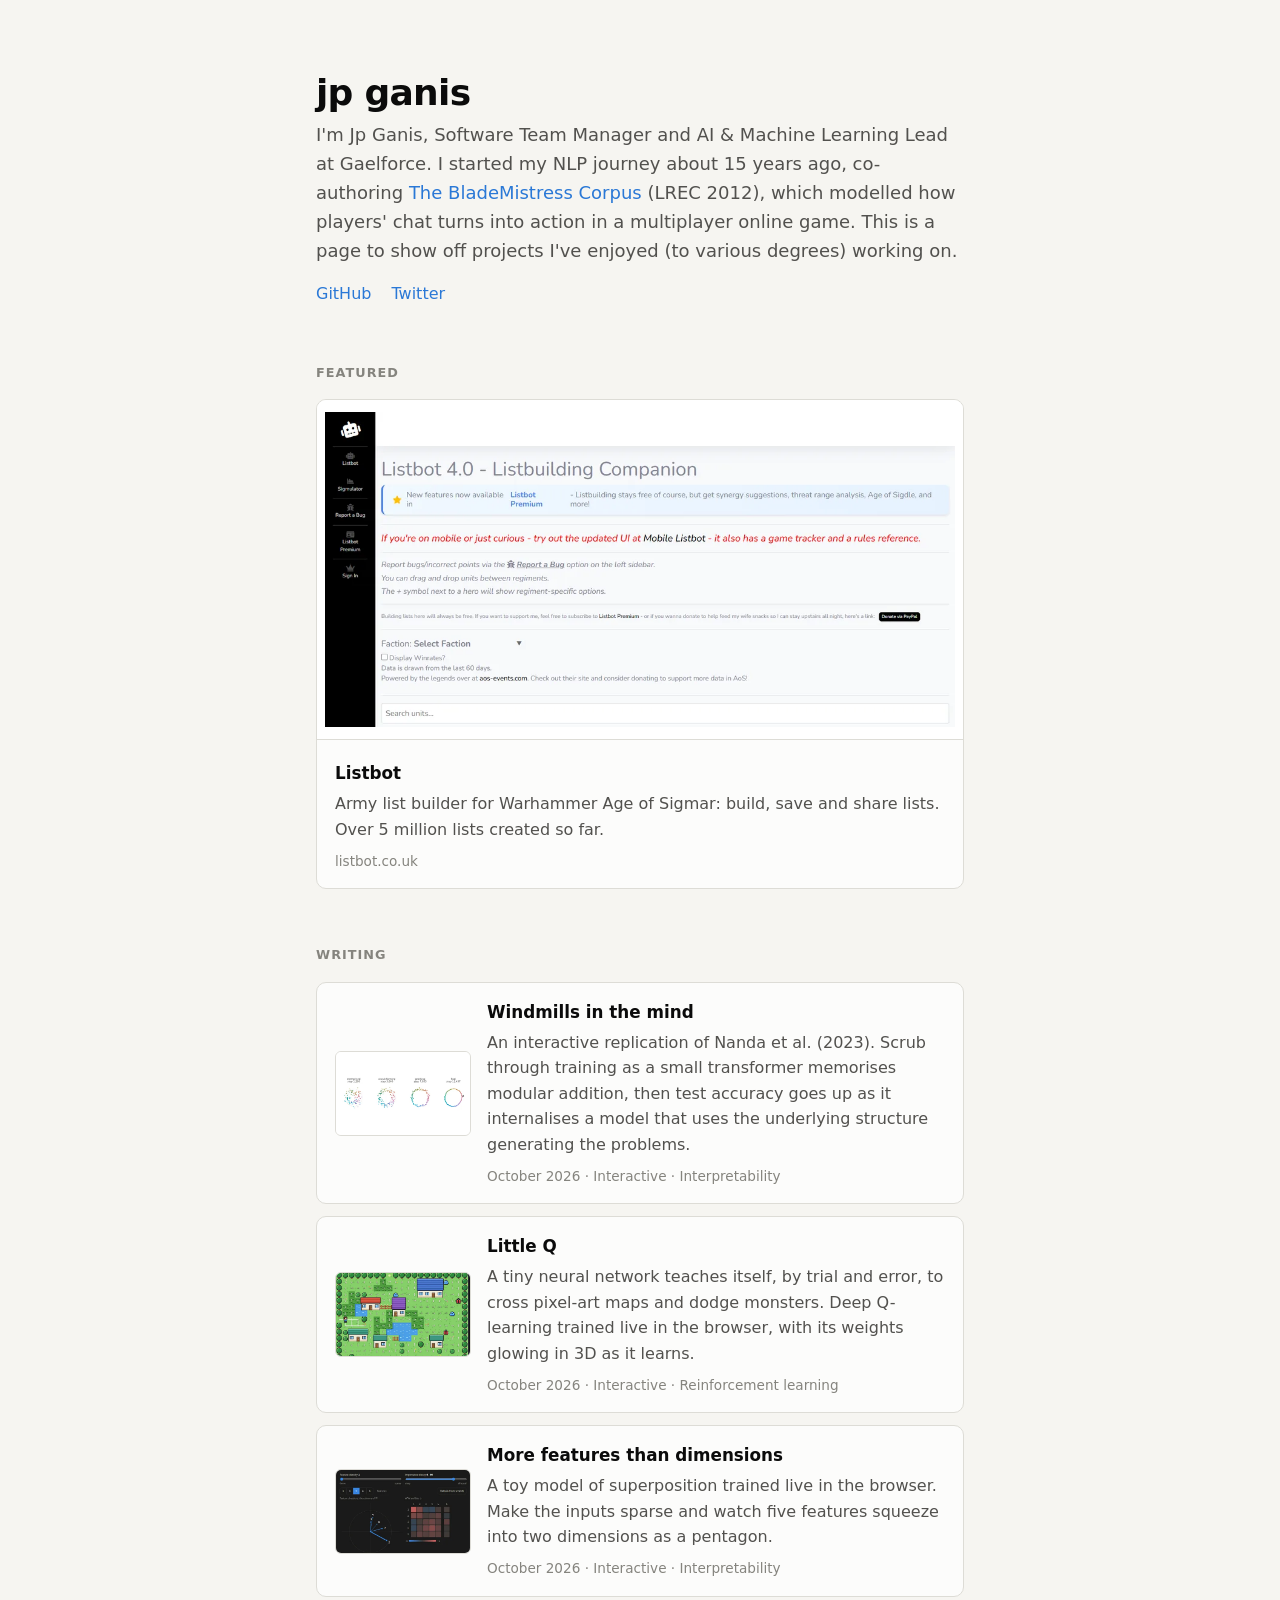
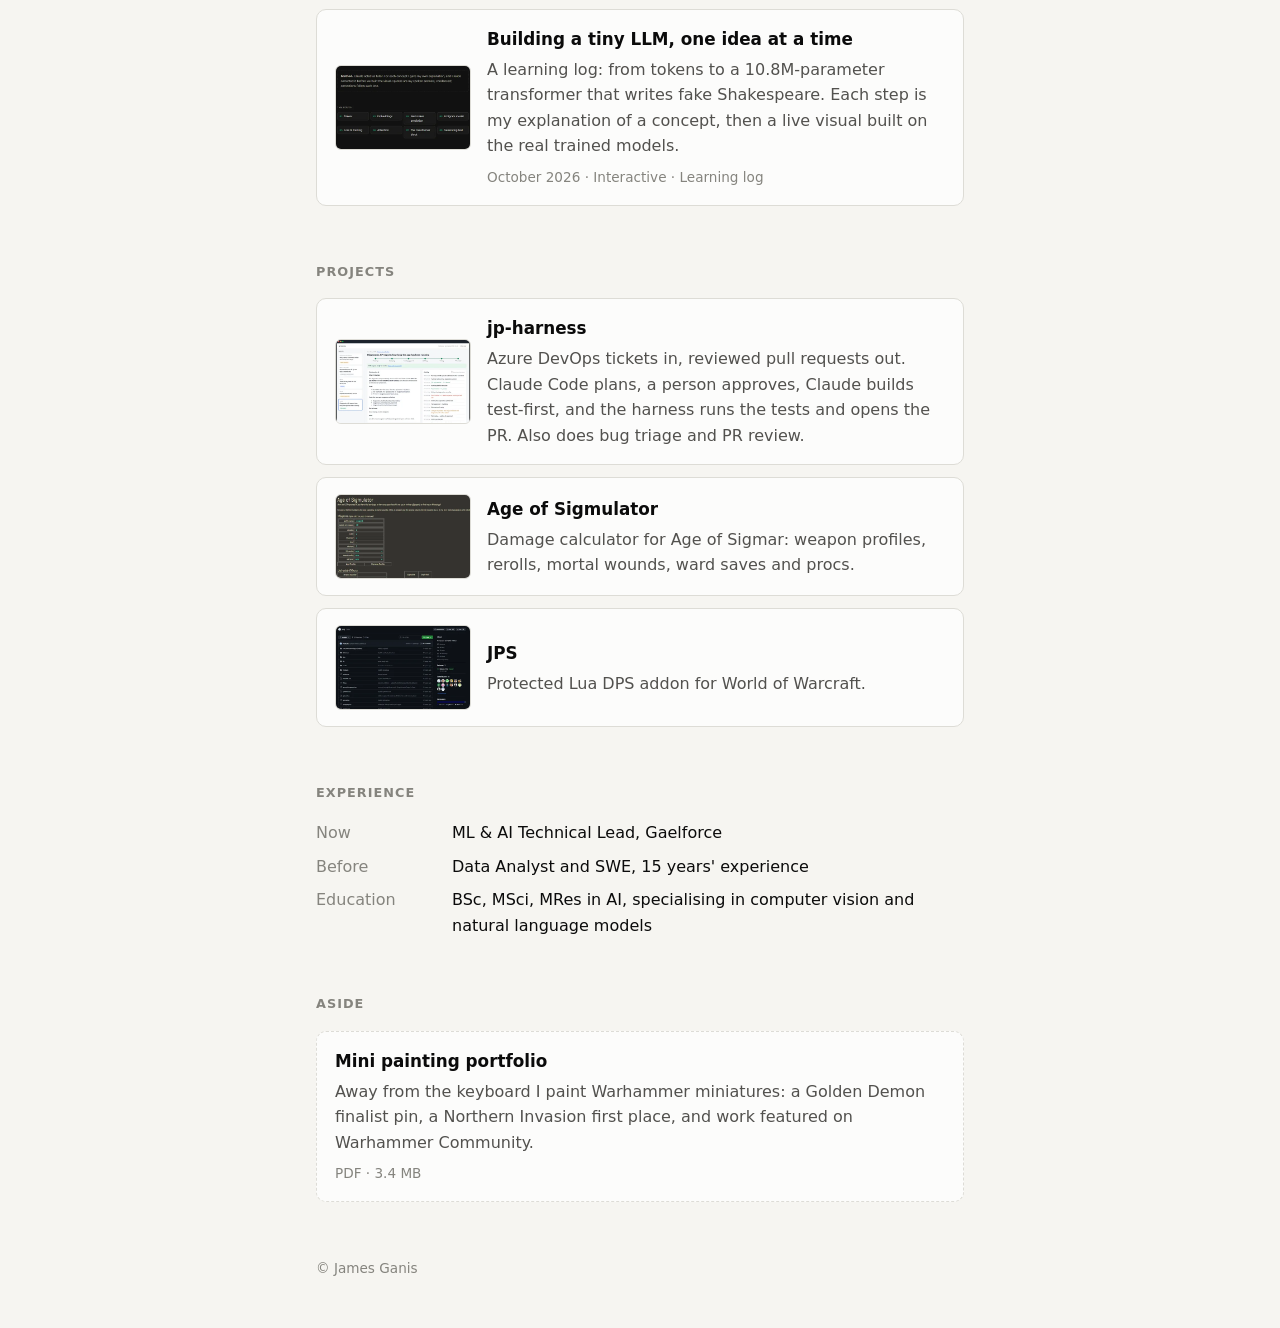
<file: index.html>
<!doctype html>
<html lang="en">
<head>
  <meta charset="utf-8">
  <meta name="viewport" content="width=device-width, initial-scale=1">
  <title>jp ganis · James Ganis, ML &amp; AI Technical Lead</title>
  <meta name="description" content="James (JP) Ganis: ML &amp; AI Technical Lead at Gaelforce. Writing on machine learning and mechanistic interpretability, plus projects like Listbot and Age of Sigmulator.">
  <meta name="author" content="James Ganis">
  <link rel="canonical" href="https://jpganis.com/">
  <meta property="og:title" content="James Ganis (jp ganis)">
  <meta property="og:description" content="ML &amp; AI Technical Lead. Writing on machine learning and interpretability, and things I've built.">
  <meta property="og:type" content="profile">
  <meta property="og:url" content="https://jpganis.com/">
  <meta property="og:image" content="https://jpganis.com/grokking/preview.png">
  <meta property="profile:first_name" content="James">
  <meta property="profile:last_name" content="Ganis">
  <script type="application/ld+json">
  {
    "@context": "https://schema.org",
    "@type": "Person",
    "name": "James Ganis",
    "alternateName": ["JP Ganis", "jp ganis", "jp-ganis"],
    "url": "https://jpganis.com/",
    "jobTitle": "ML & AI Technical Lead",
    "worksFor": { "@type": "Organization", "name": "Gaelforce" },
    "knowsAbout": ["Machine learning", "Artificial intelligence", "Computer vision", "Natural language processing", "Mechanistic interpretability", "Data analysis", "Software engineering"],
    "sameAs": ["https://github.com/jp-ganis", "https://twitter.com/jpganis"]
  }
  </script>
  <link rel="icon" href="data:image/svg+xml,%3Csvg xmlns='http://www.w3.org/2000/svg' viewBox='0 0 32 32'%3E%3Ccircle cx='16' cy='16' r='11' fill='none' stroke='%232a78d6' stroke-width='3'/%3E%3Ccircle cx='27' cy='16' r='3' fill='%23eb6834'/%3E%3C/svg%3E">
  <link rel="stylesheet" href="site.css">
</head>
<body>
  <main class="wrap">
    <header class="intro">
      <h1>jp ganis</h1>
      <p class="lede">
        I'm Jp Ganis, Software Team Manager and AI &amp; Machine Learning Lead at Gaelforce. I started my
        NLP journey about 15 years ago, co-authoring
        <a href="https://aclanthology.org/L12-1062/">The BladeMistress Corpus</a> (LREC 2012), which
        modelled how players' chat turns into action in a multiplayer online game. This is a page to show
        off projects I've enjoyed (to various degrees) working on.
      </p>
      <nav class="links" aria-label="Elsewhere">
        <a href="https://github.com/jp-ganis">GitHub</a>
        <a href="https://twitter.com/jpganis">Twitter</a>
        <!-- <a href="https://www.linkedin.com/in/…">LinkedIn</a> -->
        <!-- <a href="mailto:…">Email</a> -->
      </nav>
    </header>

    <section aria-labelledby="featured">
      <h2 id="featured">Featured</h2>
      <a class="entry feature" href="https://listbot.co.uk">
        <img src="/files/listbot-feature.webp" alt="The Listbot army list builder for Warhammer Age of Sigmar" loading="lazy">
        <span class="entry-body">
          <span class="entry-title">Listbot</span>
          <span class="entry-desc">Army list builder for Warhammer Age of Sigmar: build, save and share lists. Over 5 million lists created so far.</span>
          <span class="entry-meta">listbot.co.uk</span>
        </span>
      </a>
    </section>

    <section aria-labelledby="writing">
      <h2 id="writing">Writing</h2>
      <ul class="entries">
        <li>
          <a class="entry thumbed" href="/grokking/">
            <img class="thumb" src="/files/thumbs/grokking.webp" alt="Embedding rings formed by a transformer that has grokked modular addition" width="480" height="300" loading="lazy">
            <span class="entry-body">
              <span class="entry-title">Windmills in the mind</span>
              <span class="entry-desc">An interactive replication of Nanda et al. (2023). Scrub through training as a small transformer memorises modular addition, then test accuracy goes up as it internalises a model that uses the underlying structure generating the problems.</span>
              <span class="entry-meta">October 2026 · Interactive · Interpretability</span>
            </span>
          </a>
        </li>
        <li>
          <a class="entry thumbed" href="/little-q/">
            <img class="thumb" src="/files/thumbs/little-q.webp" alt="A pixel-art map with the agent, slimes and beetles" width="480" height="300" loading="lazy">
            <span class="entry-body">
              <span class="entry-title">Little Q</span>
              <span class="entry-desc">A tiny neural network teaches itself, by trial and error, to cross pixel-art maps and dodge monsters. Deep Q-learning trained live in the browser, with its weights glowing in 3D as it learns.</span>
              <span class="entry-meta">October 2026 · Interactive · Reinforcement learning</span>
            </span>
          </a>
        </li>
        <li>
          <a class="entry thumbed" href="/superposition/">
            <img class="thumb" src="/files/thumbs/superposition.webp" alt="Feature directions squeezed into two dimensions" width="480" height="300" loading="lazy">
            <span class="entry-body">
              <span class="entry-title">More features than dimensions</span>
              <span class="entry-desc">A toy model of superposition trained live in the browser. Make the inputs sparse and watch five features squeeze into two dimensions as a pentagon.</span>
              <span class="entry-meta">October 2026 · Interactive · Interpretability</span>
            </span>
          </a>
        </li>
        <li>
          <a class="entry thumbed" href="/slm/">
            <img class="thumb" src="/files/thumbs/slm.webp" alt="The eight-step route of the tiny LLM learning log" width="480" height="300" loading="lazy">
            <span class="entry-body">
              <span class="entry-title">Building a tiny LLM, one idea at a time</span>
              <span class="entry-desc">A learning log: from tokens to a 10.8M-parameter transformer that writes fake Shakespeare. Each step is my explanation of a concept, then a live visual built on the real trained models.</span>
              <span class="entry-meta">October 2026 · Interactive · Learning log</span>
            </span>
          </a>
        </li>
      </ul>
    </section>

    <section aria-labelledby="projects">
      <h2 id="projects">Projects</h2>
      <ul class="entries">
        <li>
          <a class="entry thumbed" href="/jp-harness/">
            <img class="thumb" src="/files/thumbs/jp-harness.webp" alt="The jp-harness dashboard turning a ticket into a pull request" width="480" height="300" loading="lazy">
            <span class="entry-body">
              <span class="entry-title">jp-harness</span>
              <span class="entry-desc">Azure DevOps tickets in, reviewed pull requests out. Claude Code plans, a person approves, Claude builds test-first, and the harness runs the tests and opens the PR. Also does bug triage and PR review.</span>
            </span>
          </a>
        </li>
        <li>
          <a class="entry thumbed" href="/sigmulator/">
            <img class="thumb" src="/files/thumbs/sigmulator.webp" alt="The Age of Sigmulator damage calculator" width="480" height="300" loading="lazy">
            <span class="entry-body">
              <span class="entry-title">Age of Sigmulator</span>
              <span class="entry-desc">Damage calculator for Age of Sigmar: weapon profiles, rerolls, mortal wounds, ward saves and procs.</span>
            </span>
          </a>
        </li>
        <li>
          <a class="entry thumbed" href="https://github.com/jp-ganis/JPS">
            <img class="thumb" src="/files/thumbs/jps.webp" alt="The JPS repository on GitHub" width="480" height="300" loading="lazy">
            <span class="entry-body">
              <span class="entry-title">JPS</span>
              <span class="entry-desc">Protected Lua DPS addon for World of Warcraft.</span>
            </span>
          </a>
        </li>
      </ul>
    </section>

    <section aria-labelledby="about">
      <h2 id="about">Experience</h2>
      <dl class="cv">
        <dt>Now</dt>
        <dd>ML &amp; AI Technical Lead, Gaelforce</dd>
        <dt>Before</dt>
        <dd>Data Analyst and SWE, 15 years' experience</dd>
        <dt>Education</dt>
        <dd>BSc, MSci, MRes in AI, specialising in computer vision and natural language models</dd>
      </dl>
    </section>

    <section aria-labelledby="aside">
      <h2 id="aside">Aside</h2>
      <a class="entry aside" href="/files/jp-ganis-mini-painting-portfolio.pdf">
        <span class="entry-title">Mini painting portfolio</span>
        <span class="entry-desc">Away from the keyboard I paint Warhammer miniatures: a Golden Demon finalist pin, a Northern Invasion first place, and work featured on Warhammer Community.</span>
        <span class="entry-meta">PDF · 3.4 MB</span>
      </a>
    </section>
  </main>

  <footer class="foot">
    <p>© James Ganis</p>
  </footer>
</body>
</html>
</file>
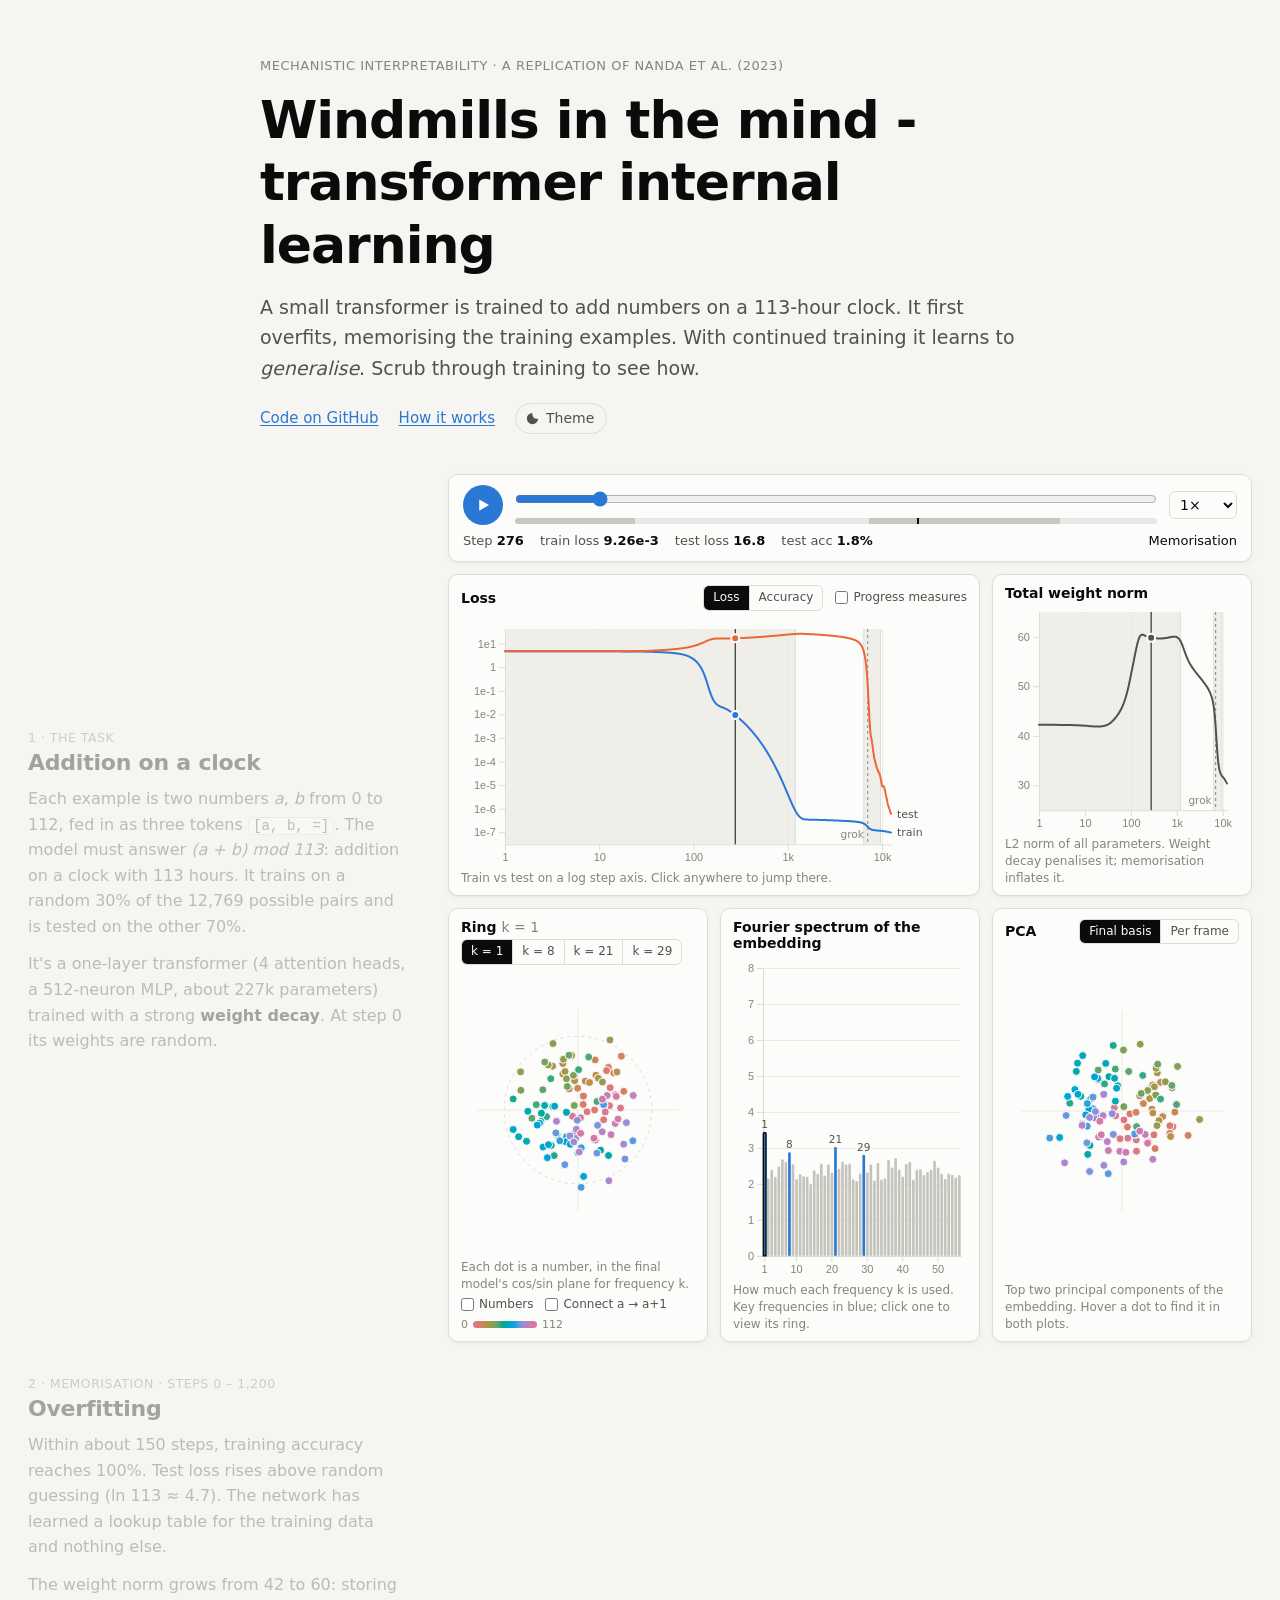
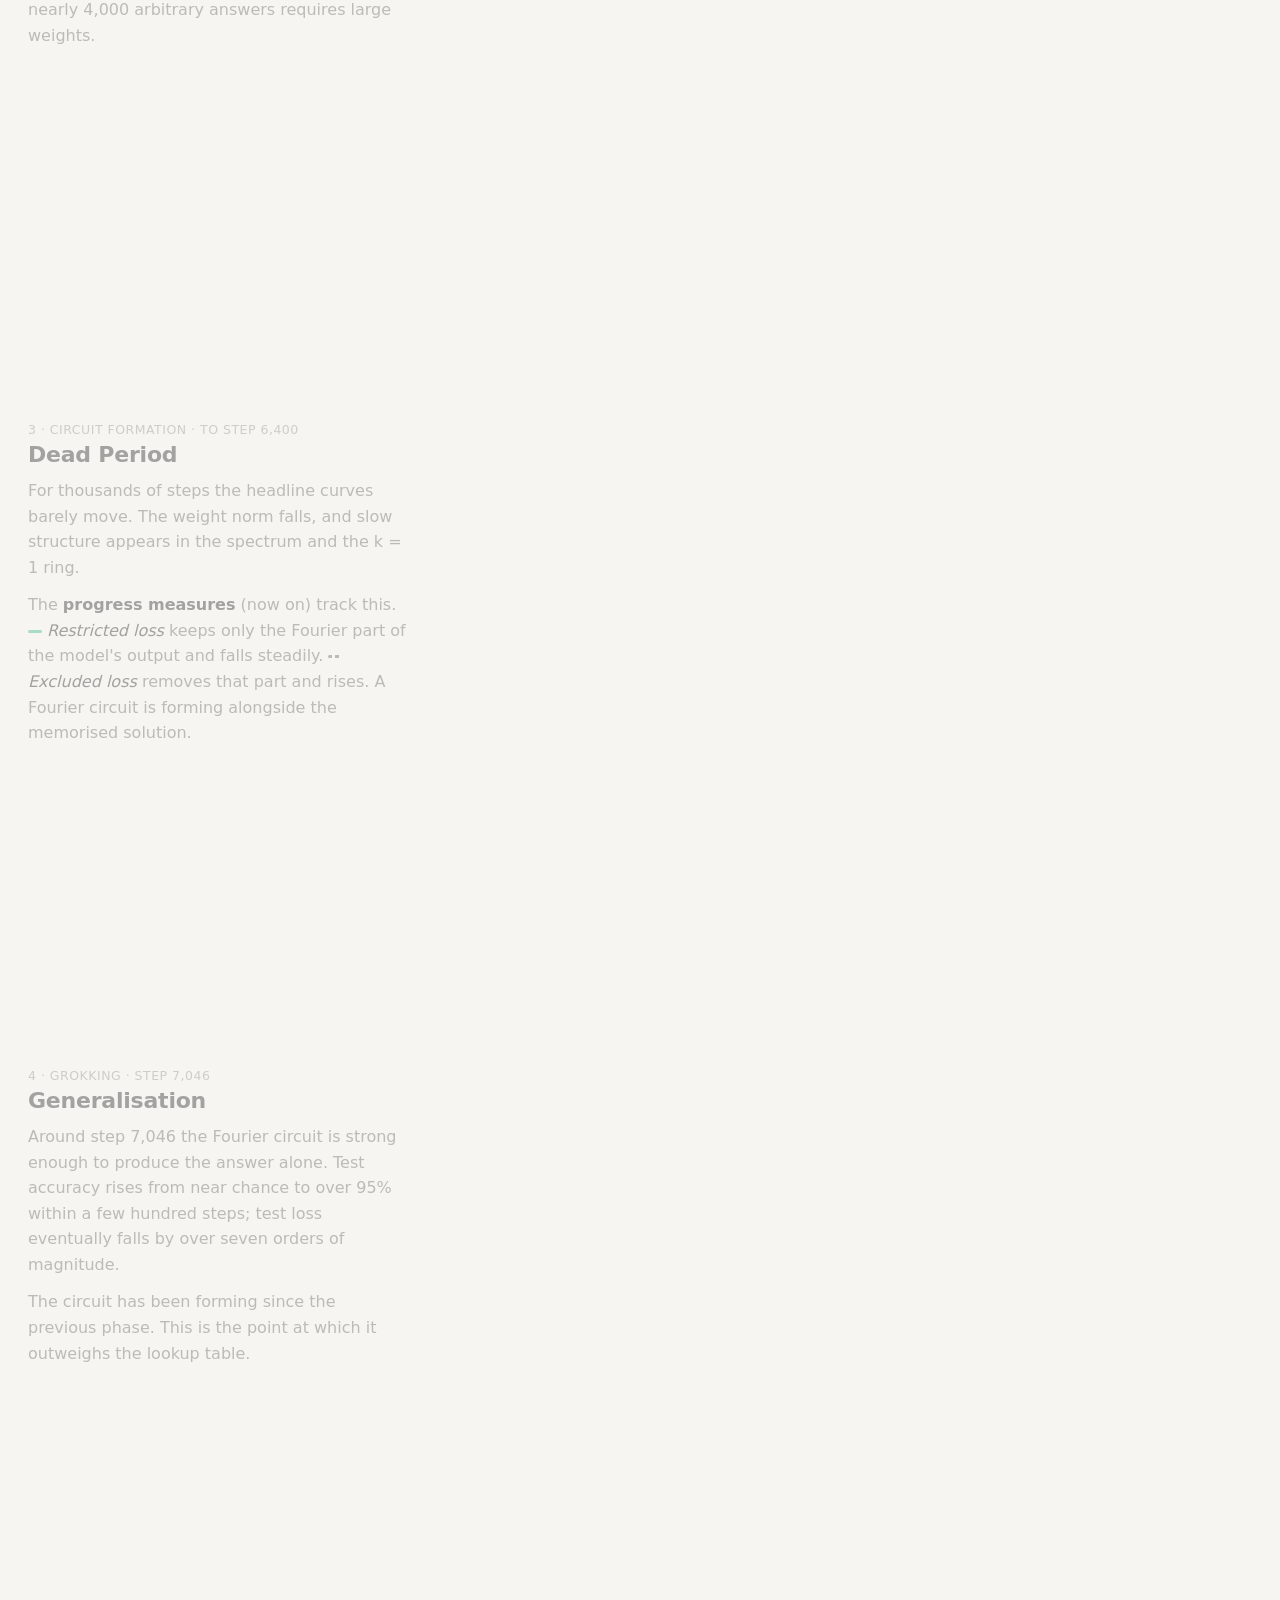
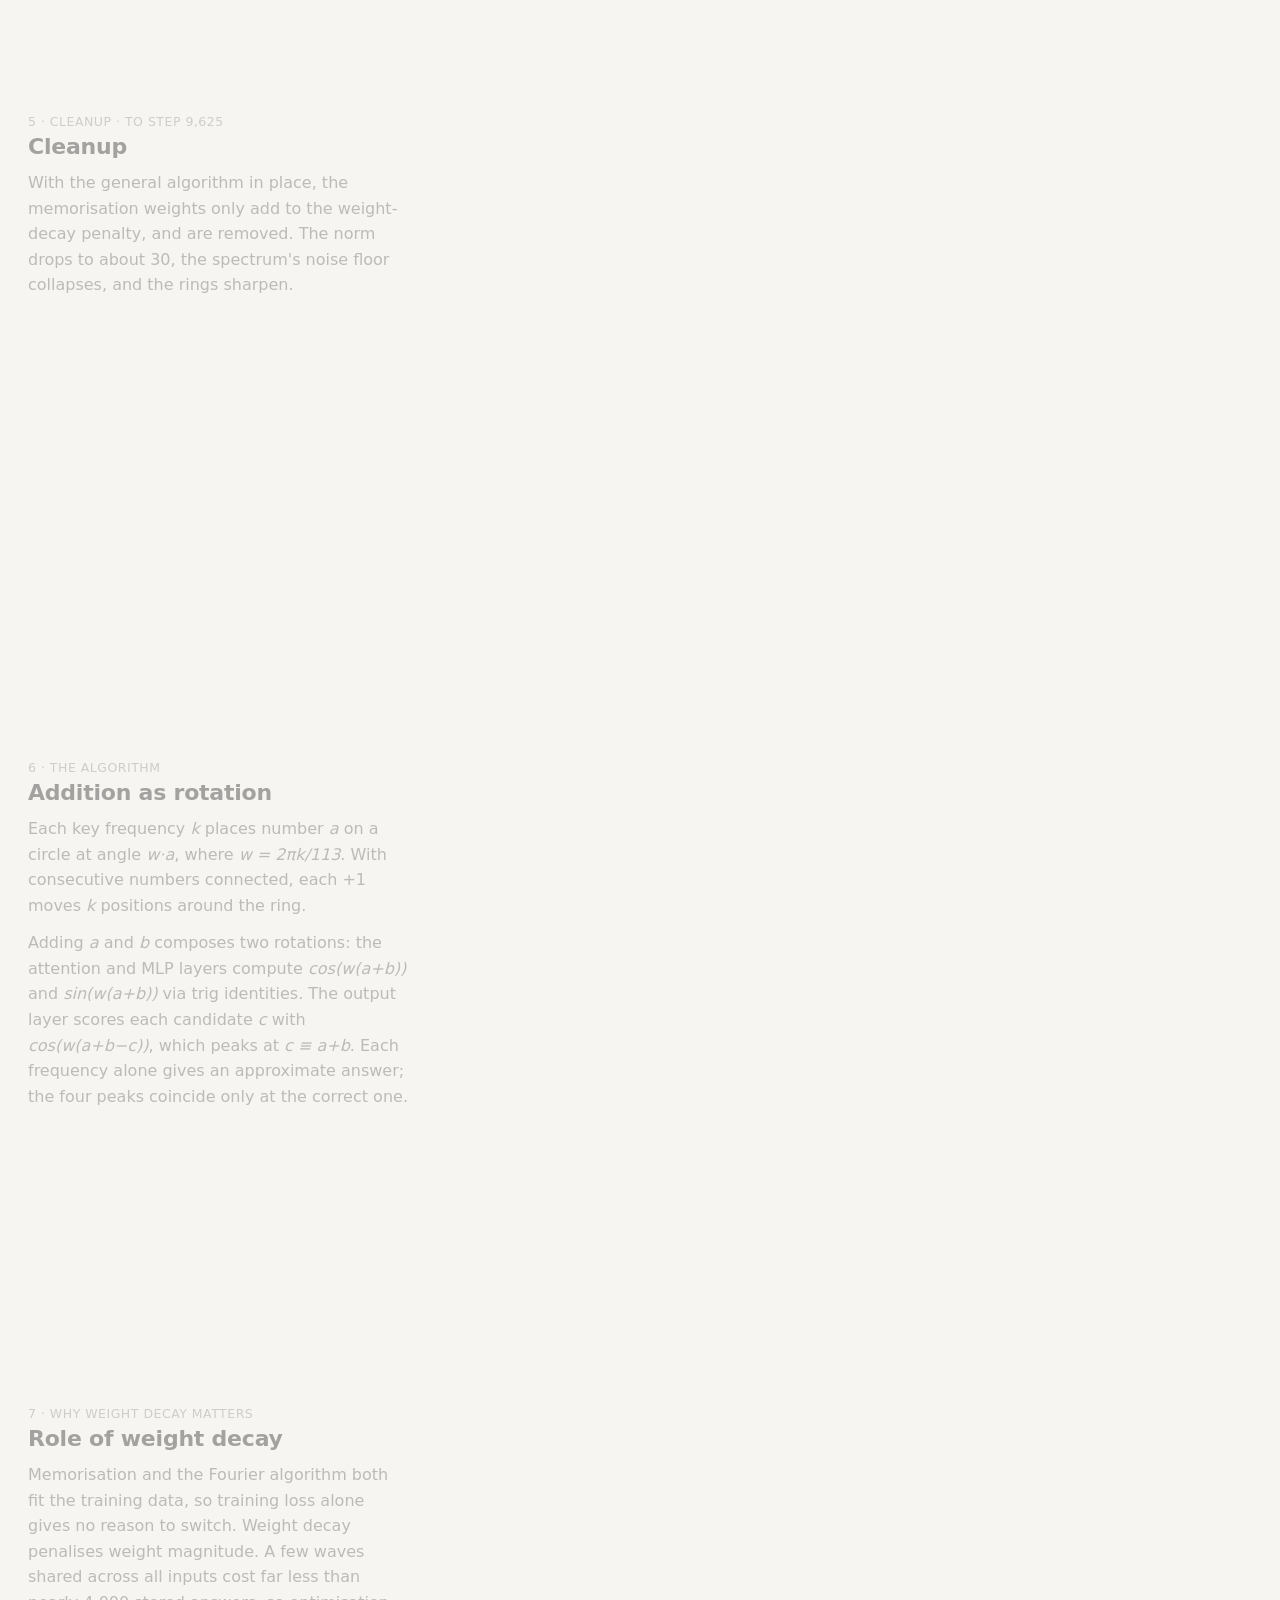
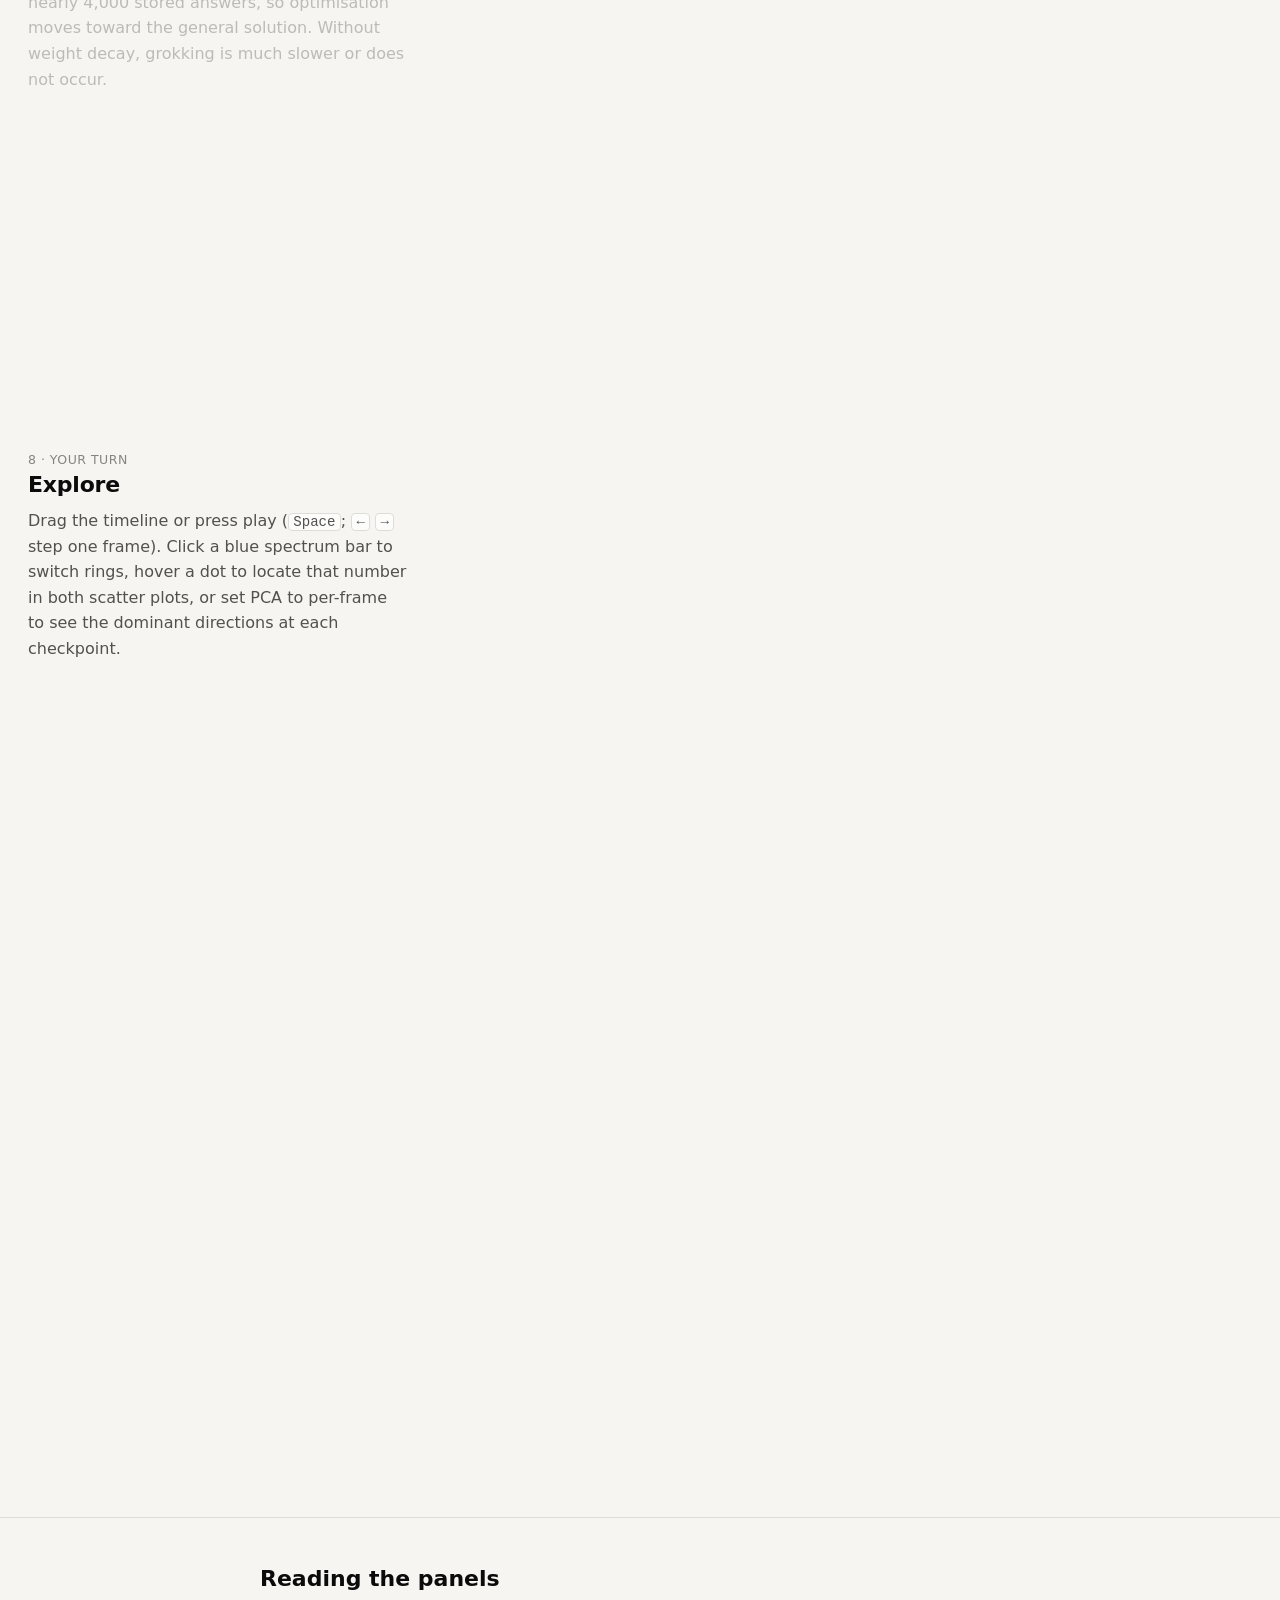
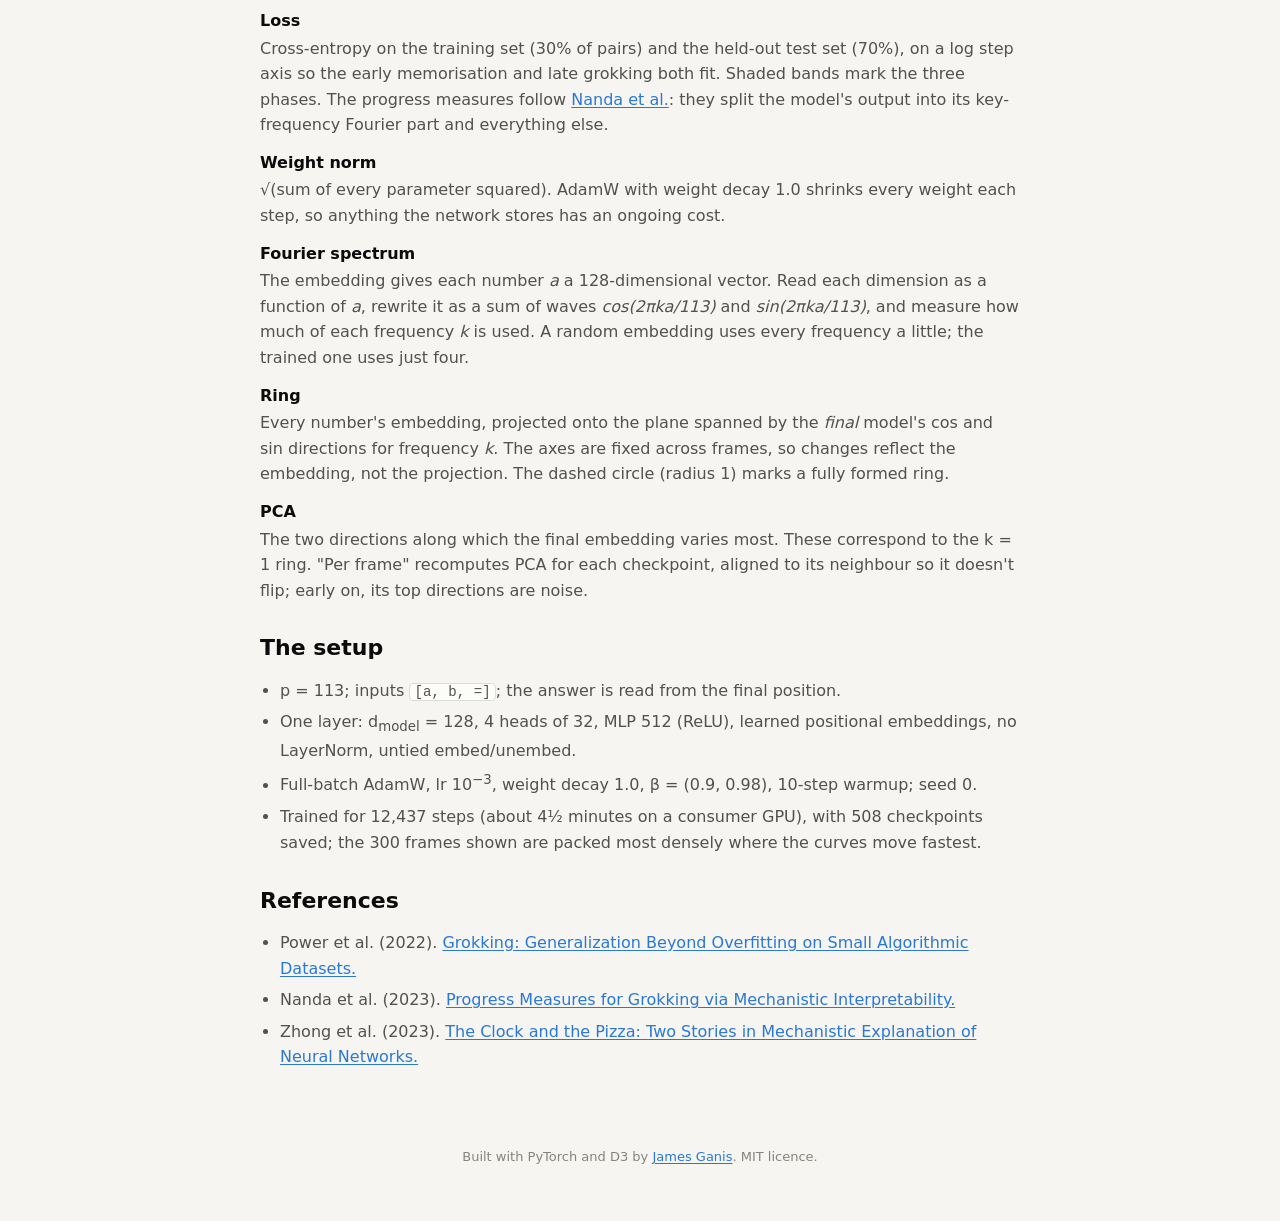
<file: grokking/index.html>
<!doctype html>
<html lang="en">
<head>
  <meta charset="utf-8">
  <meta name="viewport" content="width=device-width, initial-scale=1">
  <title>Windmills in the Mind</title>
  <meta name="author" content="James Ganis">
  <meta name="description" content="By James Ganis. An interactive look inside a tiny transformer as it memorises modular addition, then generalises as a Fourier-based algorithm forms in its weights.">
  <meta property="og:title" content="Windmills in the Mind">
  <meta property="og:description" content="Scrub through training and watch circular structure emerge in a transformer's embeddings as it groks (a + b) mod 113.">
  <meta property="og:type" content="website">
  <link rel="icon" href="data:image/svg+xml,%3Csvg xmlns='http://www.w3.org/2000/svg' viewBox='0 0 32 32'%3E%3Ccircle cx='16' cy='16' r='11' fill='none' stroke='%232a78d6' stroke-width='3'/%3E%3Ccircle cx='27' cy='16' r='3' fill='%23eb6834'/%3E%3C/svg%3E">
  <link rel="stylesheet" href="css/style.css">
  <script src="vendor/d3.v7.9.0.min.js" defer></script>
  <script type="module" src="js/main.js"></script>
</head>
<body>
  <header class="hero">
    <div class="hero-inner">
      <p class="eyebrow">Mechanistic interpretability · a replication of Nanda et al. (2023)</p>
      <h1>Windmills in the mind - transformer internal learning</h1>
      <p class="lede">
        A small transformer is trained to add numbers on a 113-hour clock. It first overfits,
        memorising the training examples. With continued training it learns to <em>generalise</em>.
        Scrub through training to see how.
      </p>
      <div class="hero-links">
        <a href="https://github.com/jp-ganis/modulo_interpretability">Code on GitHub</a>
        <a href="#notes">How it works</a>
        <button id="theme-toggle" class="theme-toggle" type="button" aria-label="Toggle dark mode">
          <svg viewBox="0 0 24 24" aria-hidden="true"><path d="M12 3a9 9 0 1 0 9 9 7 7 0 0 1-9-9z"/></svg>
          <span>Theme</span>
        </button>
      </div>
    </div>
  </header>

  <main class="layout" id="top">
    <!-- Linked panels; pinned beside the story on wide screens -->
    <section class="dash" id="dash" aria-label="Interactive training dashboard">
      <div class="controls" role="group" aria-label="Timeline">
        <button id="play" class="play" type="button" aria-label="Play">
          <svg class="icon-play" viewBox="0 0 24 24" aria-hidden="true"><path d="M7 4.5v15l13-7.5z"/></svg>
          <svg class="icon-pause" viewBox="0 0 24 24" aria-hidden="true"><path d="M6 4h4.5v16H6zM13.5 4H18v16h-4.5z"/></svg>
        </button>
        <div class="scrubber">
          <input id="scrubber" type="range" min="0" max="0" value="0" step="1" aria-label="Training checkpoint">
          <div id="phase-strip" class="phase-strip" aria-hidden="true"></div>
        </div>
        <label class="speed">
          <span class="visually-hidden">Playback speed</span>
          <select id="speed">
            <option value="0.5">0.5×</option>
            <option value="1" selected>1×</option>
            <option value="2">2×</option>
            <option value="4">4×</option>
          </select>
        </label>
        <div id="readout" class="readout" aria-live="polite"></div>
      </div>

      <div class="panels">
        <figure class="panel panel-loss">
          <header class="panel-head">
            <h2>Loss</h2>
            <div class="panel-tools">
              <div class="seg" role="group" aria-label="Metric">
                <button type="button" data-loss-mode="loss" aria-pressed="true">Loss</button>
                <button type="button" data-loss-mode="acc" aria-pressed="false">Accuracy</button>
              </div>
              <label class="check"><input type="checkbox" id="show-progress"> Progress measures</label>
            </div>
          </header>
          <div class="chart" id="chart-loss"></div>
          <figcaption>Train vs test on a log step axis. Click anywhere to jump there.</figcaption>
        </figure>

        <figure class="panel panel-norm">
          <header class="panel-head"><h2>Total weight norm</h2></header>
          <div class="chart" id="chart-norm"></div>
          <figcaption>L2 norm of all parameters. Weight decay penalises it; memorisation inflates it.</figcaption>
        </figure>

        <figure class="panel panel-ring">
          <header class="panel-head">
            <h2>Ring <span class="muted" id="ring-k"></span></h2>
            <div class="panel-tools">
              <div class="seg" id="freq-buttons" role="group" aria-label="Key frequency"></div>
            </div>
          </header>
          <div class="chart chart-square" id="chart-ring"></div>
          <figcaption>
            <span>Each dot is a number, in the final model's cos/sin plane for frequency k.</span>
            <span class="caption-tools">
              <label class="check"><input type="checkbox" id="show-labels"> Numbers</label>
              <label class="check"><input type="checkbox" id="show-connect"> Connect a → a+1</label>
              <span class="hue-legend" aria-label="Colour shows the number, 0 to 112"><span>0</span><i id="hue-bar"></i><span>112</span></span>
            </span>
          </figcaption>
        </figure>

        <figure class="panel panel-spectrum">
          <header class="panel-head"><h2>Fourier spectrum of the embedding</h2></header>
          <div class="chart" id="chart-spectrum"></div>
          <figcaption>How much each frequency k is used. Key frequencies in blue; click one to view its ring.</figcaption>
        </figure>

        <figure class="panel panel-pca">
          <header class="panel-head">
            <h2>PCA</h2>
            <div class="panel-tools">
              <div class="seg" role="group" aria-label="PCA basis">
                <button type="button" data-pca="fixed" aria-pressed="true">Final basis</button>
                <button type="button" data-pca="aligned" aria-pressed="false">Per frame</button>
              </div>
            </div>
          </header>
          <div class="chart chart-square" id="chart-pca"></div>
          <figcaption>Top two principal components of the embedding. Hover a dot to find it in both plots.</figcaption>
        </figure>
      </div>
    </section>

    <!-- The story. Wide screens: scroll-driven. Narrow screens: "Show me" buttons. -->
    <section class="story" id="story" aria-label="Guided walkthrough">
      <article class="step" data-at="0" data-freq="1">
        <p class="step-kicker">1 · The task</p>
        <h3>Addition on a clock</h3>
        <p>
          Each example is two numbers <i>a</i>, <i>b</i> from 0 to 112, fed in as three tokens
          <code>[a, b, =]</code>. The model must answer <i>(a + b) mod 113</i>: addition on a clock
          with 113 hours. It trains on a random 30% of the 12,769 possible pairs and is tested on the
          other 70%.
        </p>
        <p>
          It's a one-layer transformer (4 attention heads, a 512-neuron MLP, about 227k parameters)
          trained with a strong <strong>weight decay</strong>. At step 0 its weights are random.
        </p>
        <button class="show-me" type="button">Show me</button>
      </article>

      <article class="step" data-at="memorisation_end" data-freq="1">
        <p class="step-kicker">2 · Memorisation · steps 0 – <span data-fill="memorisation_end"></span></p>
        <h3>Overfitting</h3>
        <p>
          Within about 150 steps, training accuracy reaches 100%. Test loss rises above random
          guessing (ln 113 ≈ 4.7). The network has learned a lookup table for the training data and
          nothing else.
        </p>
        <p>
          The weight norm grows from <span data-fill="norm_start"></span> to
          <span data-fill="norm_peak"></span>: storing nearly 4,000 arbitrary answers requires large
          weights.
        </p>
        <button class="show-me" type="button">Show me</button>
      </article>

      <article class="step" data-at="circuit_late" data-freq="1" data-progress="true">
        <p class="step-kicker">3 · Circuit formation · to step <span data-fill="cleanup_start"></span></p>
        <h3>Dead Period</h3>
        <p>
          For thousands of steps the headline curves barely move. The weight norm falls, and slow
          structure appears in the spectrum and the k = 1 ring.
        </p>
        <p>
          The <strong>progress measures</strong> (now on) track this.
          <span class="swatch swatch-aqua"></span><em>Restricted loss</em> keeps only the Fourier
          part of the model's output and falls steadily.
          <span class="swatch swatch-dash"></span><em>Excluded loss</em> removes that part and
          rises. A Fourier circuit is forming alongside the memorised solution.
        </p>
        <button class="show-me" type="button">Show me</button>
      </article>

      <article class="step" data-at="grok_step" data-freq="1" data-progress="true">
        <p class="step-kicker">4 · Grokking · step <span data-fill="grok_step"></span></p>
        <h3>Generalisation</h3>
        <p>
          Around step <span data-fill="grok_step"></span> the Fourier circuit is strong enough to
          produce the answer alone. Test accuracy rises from near chance to over 95% within a few
          hundred steps; test loss eventually falls by over seven orders of magnitude.
        </p>
        <p>
          The circuit has been forming since the previous phase. This is the point at which it
          outweighs the lookup table.
        </p>
        <button class="show-me" type="button">Show me</button>
      </article>

      <article class="step" data-at="cleanup_end" data-freq="21">
        <p class="step-kicker">5 · Cleanup · to step <span data-fill="cleanup_end"></span></p>
        <h3>Cleanup</h3>
        <p>
          With the general algorithm in place, the memorisation weights only add to the weight-decay
          penalty, and are removed. The norm drops to about <span data-fill="norm_final"></span>, the
          spectrum's noise floor collapses, and the rings sharpen.
        </p>
        <button class="show-me" type="button">Show me</button>
      </article>

      <article class="step" data-at="final" data-freq="21" data-connect="true">
        <p class="step-kicker">6 · The algorithm</p>
        <h3>Addition as rotation</h3>
        <p>
          Each key frequency <i>k</i> places number <i>a</i> on a circle at angle
          <i>w·a</i>, where <i>w = 2πk/113</i>. With consecutive numbers connected, each +1 moves
          <i>k</i> positions around the ring.
        </p>
        <p>
          Adding <i>a</i> and <i>b</i> composes two rotations: the attention and MLP layers compute
          <i>cos(w(a+b))</i> and <i>sin(w(a+b))</i> via trig identities. The output layer scores each
          candidate <i>c</i> with <i>cos(w(a+b−c))</i>, which peaks at <i>c ≡ a+b</i>. Each frequency
          alone gives an approximate answer; the four peaks coincide only at the correct one.
        </p>
        <button class="show-me" type="button">Show me</button>
      </article>

      <article class="step" data-at="final" data-freq="1" data-progress="true">
        <p class="step-kicker">7 · Why weight decay matters</p>
        <h3>Role of weight decay</h3>
        <p>
          Memorisation and the Fourier algorithm both fit the training data, so training loss alone
          gives no reason to switch. Weight decay penalises weight magnitude. A few waves shared across
          all inputs cost far less than nearly 4,000 stored answers, so optimisation moves toward the
          general solution. Without weight decay, grokking is much slower or does not occur.
        </p>
        <button class="show-me" type="button">Show me</button>
      </article>

      <article class="step" data-at="final" data-freq="1">
        <p class="step-kicker">8 · Your turn</p>
        <h3>Explore</h3>
        <p>
          Drag the timeline or press play (<kbd>Space</kbd>; <kbd>←</kbd> <kbd>→</kbd> step one
          frame). Click a blue spectrum bar to switch rings, hover a dot to locate that number in
          both scatter plots, or set PCA to per-frame to see the dominant directions at each
          checkpoint.
        </p>
      </article>
    </section>
  </main>

  <section class="notes" id="notes">
    <div class="notes-inner">
      <h2>Reading the panels</h2>
      <dl class="panel-notes">
        <dt>Loss</dt>
        <dd>Cross-entropy on the training set (30% of pairs) and the held-out test set (70%), on a log step
          axis so the early memorisation and late grokking both fit. Shaded bands mark the three phases.
          The progress measures follow <a href="https://arxiv.org/abs/2301.05217">Nanda et al.</a>: they
          split the model's output into its key-frequency Fourier part and everything else.</dd>
        <dt>Weight norm</dt>
        <dd>√(sum of every parameter squared). AdamW with weight decay 1.0 shrinks every weight each
          step, so anything the network stores has an ongoing cost.</dd>
        <dt>Fourier spectrum</dt>
        <dd>The embedding gives each number <i>a</i> a 128-dimensional vector. Read each dimension as a
          function of <i>a</i>, rewrite it as a sum of waves <i>cos(2πka/113)</i> and
          <i>sin(2πka/113)</i>, and measure how much of each frequency <i>k</i> is used. A random
          embedding uses every frequency a little; the trained one uses just
          <span data-fill="key_freqs_count"></span>.</dd>
        <dt>Ring</dt>
        <dd>Every number's embedding, projected onto the plane spanned by the <em>final</em> model's
          cos and sin directions for frequency <i>k</i>. The axes are fixed across frames, so changes
          reflect the embedding, not the projection. The dashed circle (radius 1) marks a fully formed
          ring.</dd>
        <dt>PCA</dt>
        <dd>The two directions along which the final embedding varies most. These correspond to the
          k = 1 ring. "Per frame" recomputes PCA for each checkpoint, aligned to its neighbour so
          it doesn't flip; early on, its top directions are noise.</dd>
      </dl>

      <h2>The setup</h2>
      <ul class="setup">
        <li>p = 113; inputs <code>[a, b, =]</code>; the answer is read from the final position.</li>
        <li>One layer: d<sub>model</sub> = 128, 4 heads of 32, MLP 512 (ReLU), learned positional
          embeddings, no LayerNorm, untied embed/unembed.</li>
        <li>Full-batch AdamW, lr 10<sup>−3</sup>, weight decay 1.0, β = (0.9, 0.98), 10-step warmup; seed 0.</li>
        <li>Trained for <span data-fill="final_step"></span> steps (about 4½ minutes on a consumer GPU), with
          508 checkpoints saved; the 300 frames shown are packed most densely where the curves move fastest.</li>
      </ul>

      <h2>References</h2>
      <ul class="refs">
        <li>Power et al. (2022). <a href="https://arxiv.org/abs/2201.02177">Grokking: Generalization Beyond Overfitting on Small Algorithmic Datasets.</a></li>
        <li>Nanda et al. (2023). <a href="https://arxiv.org/abs/2301.05217">Progress Measures for Grokking via Mechanistic Interpretability.</a></li>
        <li>Zhong et al. (2023). <a href="https://arxiv.org/abs/2306.17844">The Clock and the Pizza: Two Stories in Mechanistic Explanation of Neural Networks.</a></li>
      </ul>
    </div>
  </section>

  <footer class="foot">
    <p>Built with PyTorch and D3 by <a href="/">James Ganis</a>. MIT licence.</p>
  </footer>

  <div id="tooltip" class="tooltip" role="status" hidden></div>
  <noscript><p class="noscript">This demo needs JavaScript to draw its charts.</p></noscript>
</body>
</html>
</file>
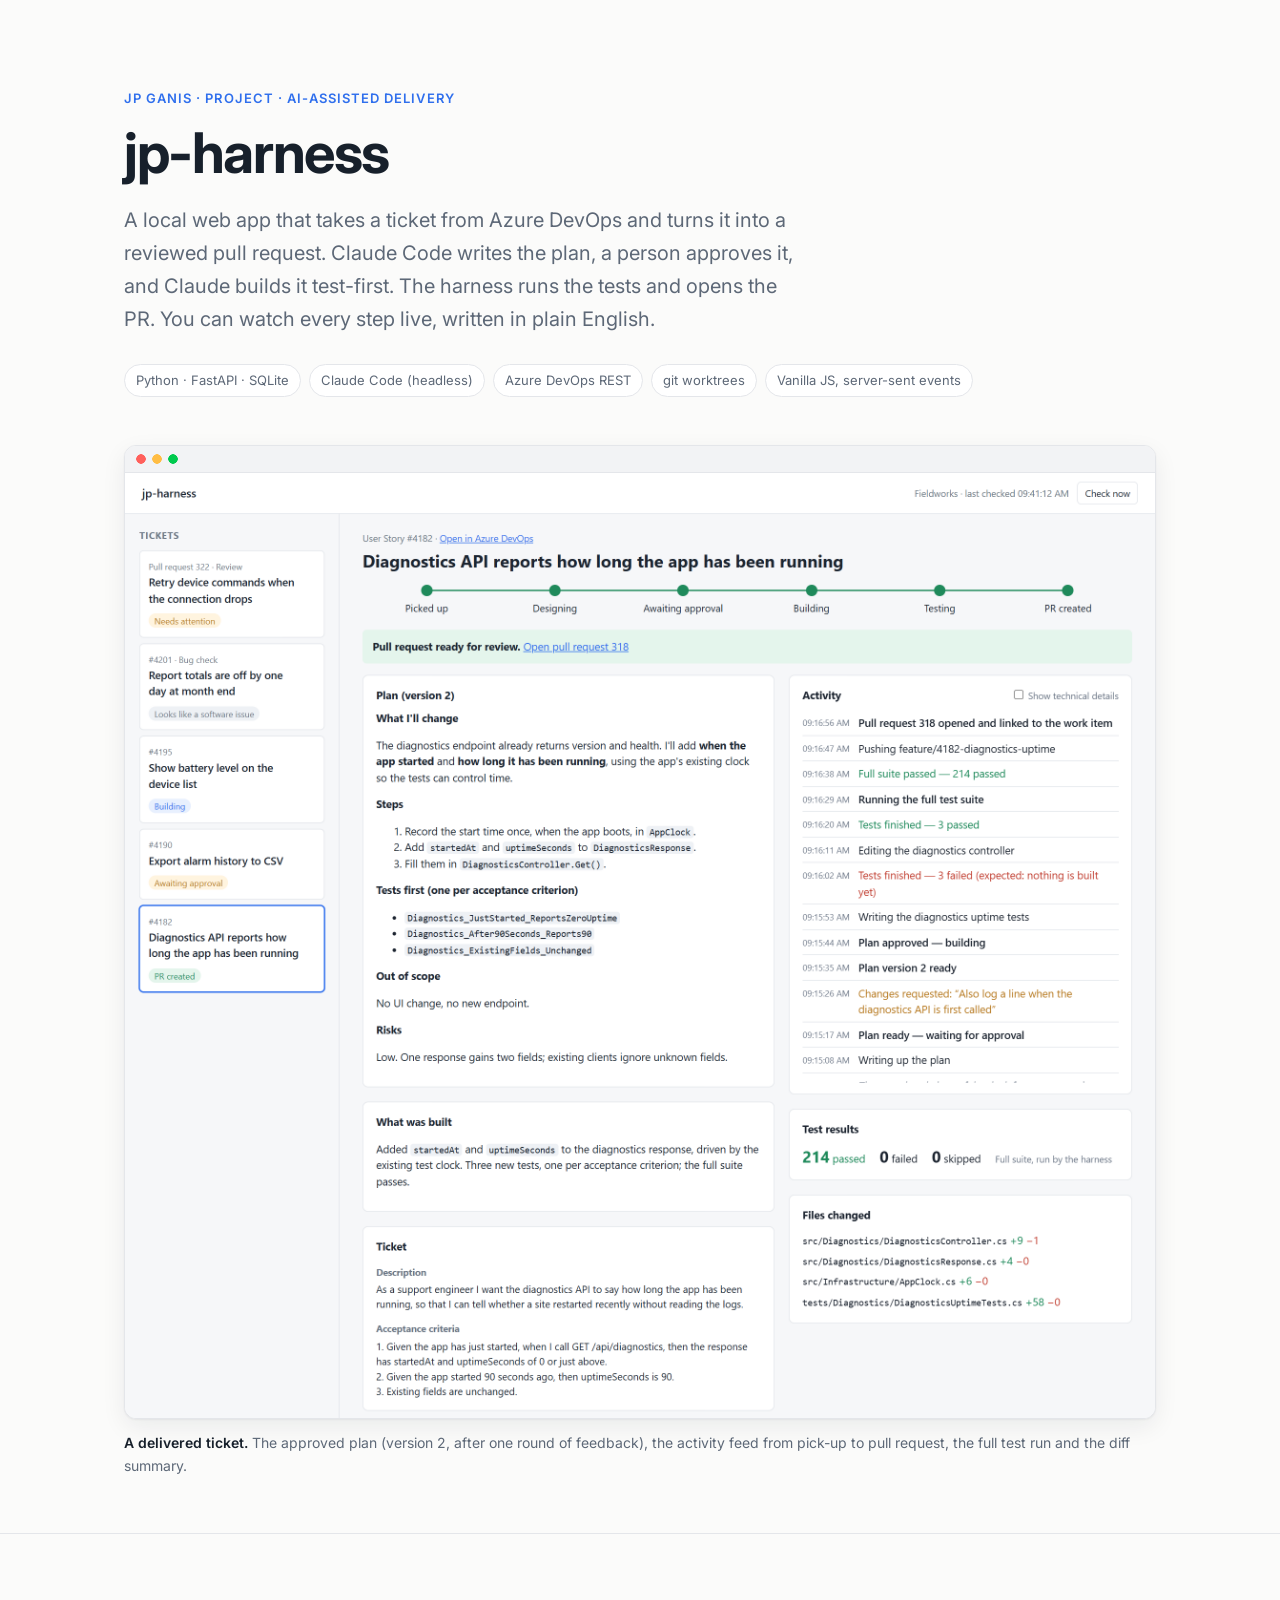
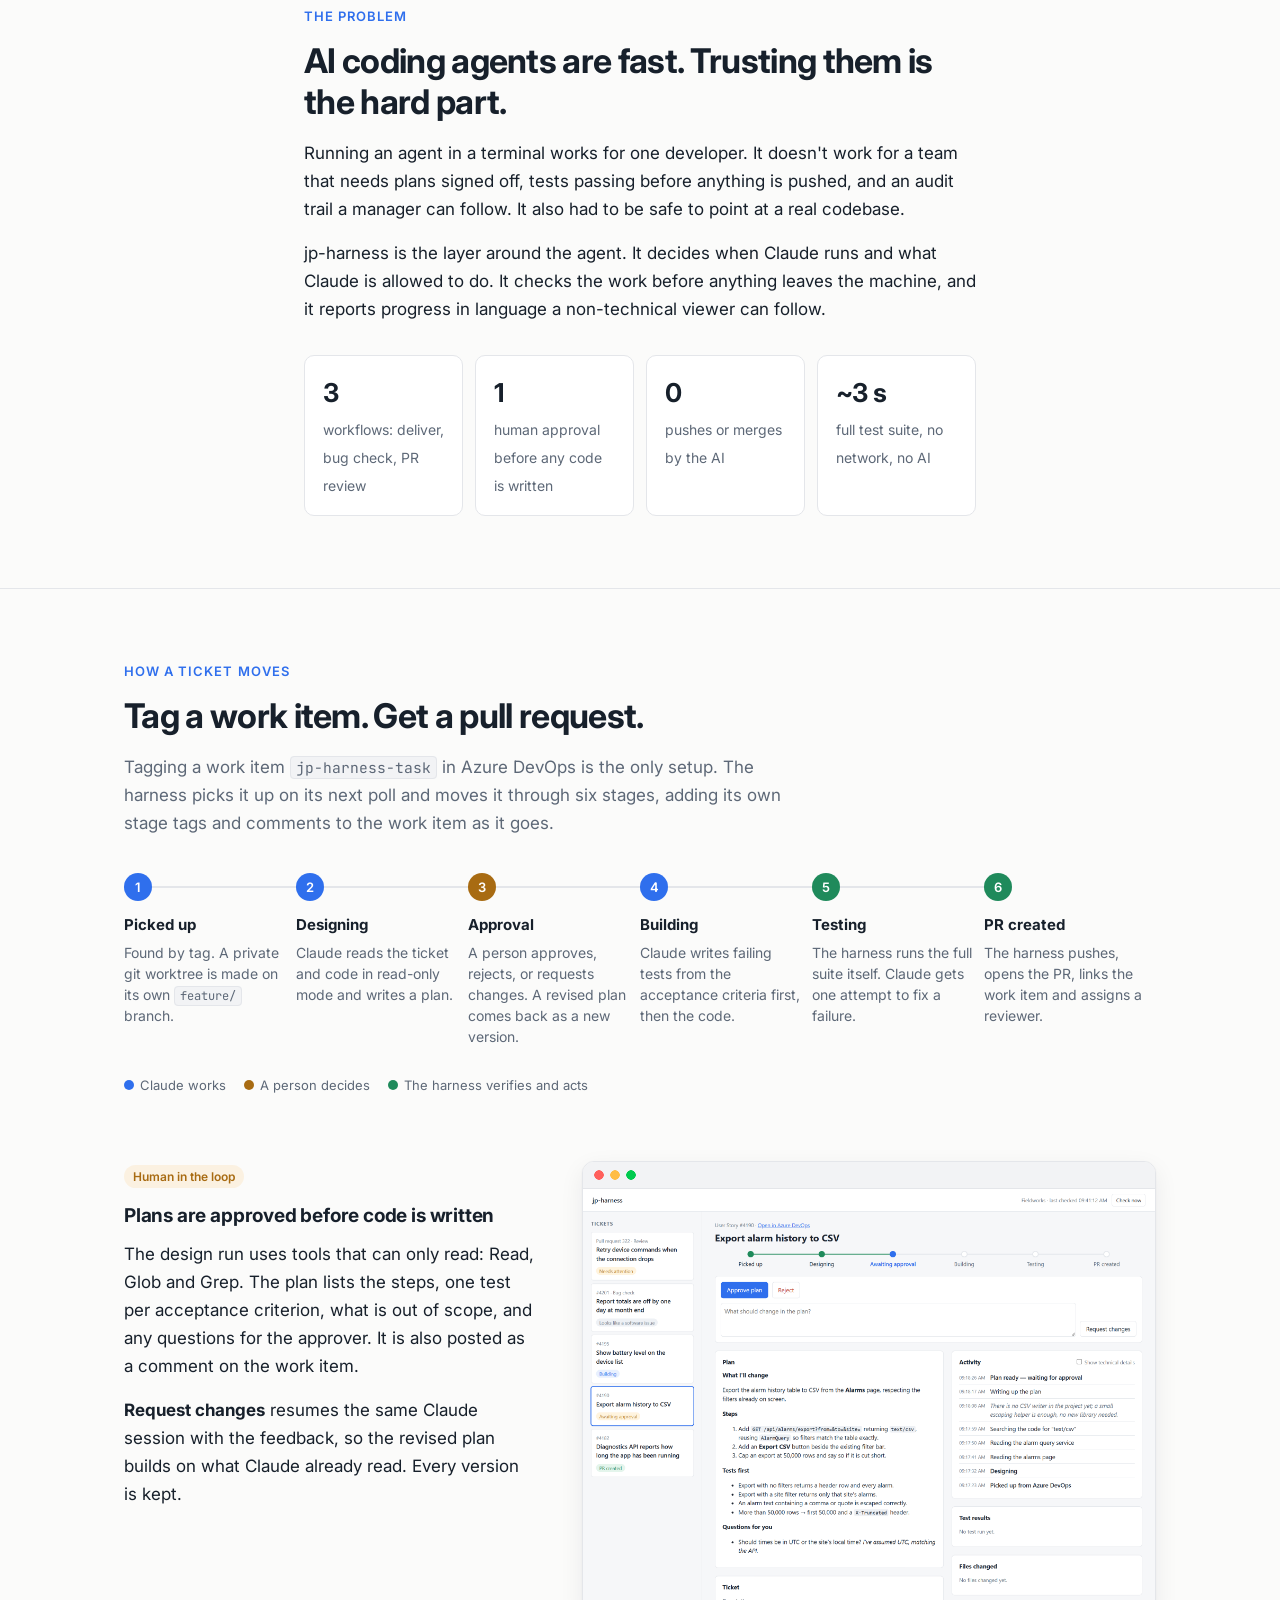
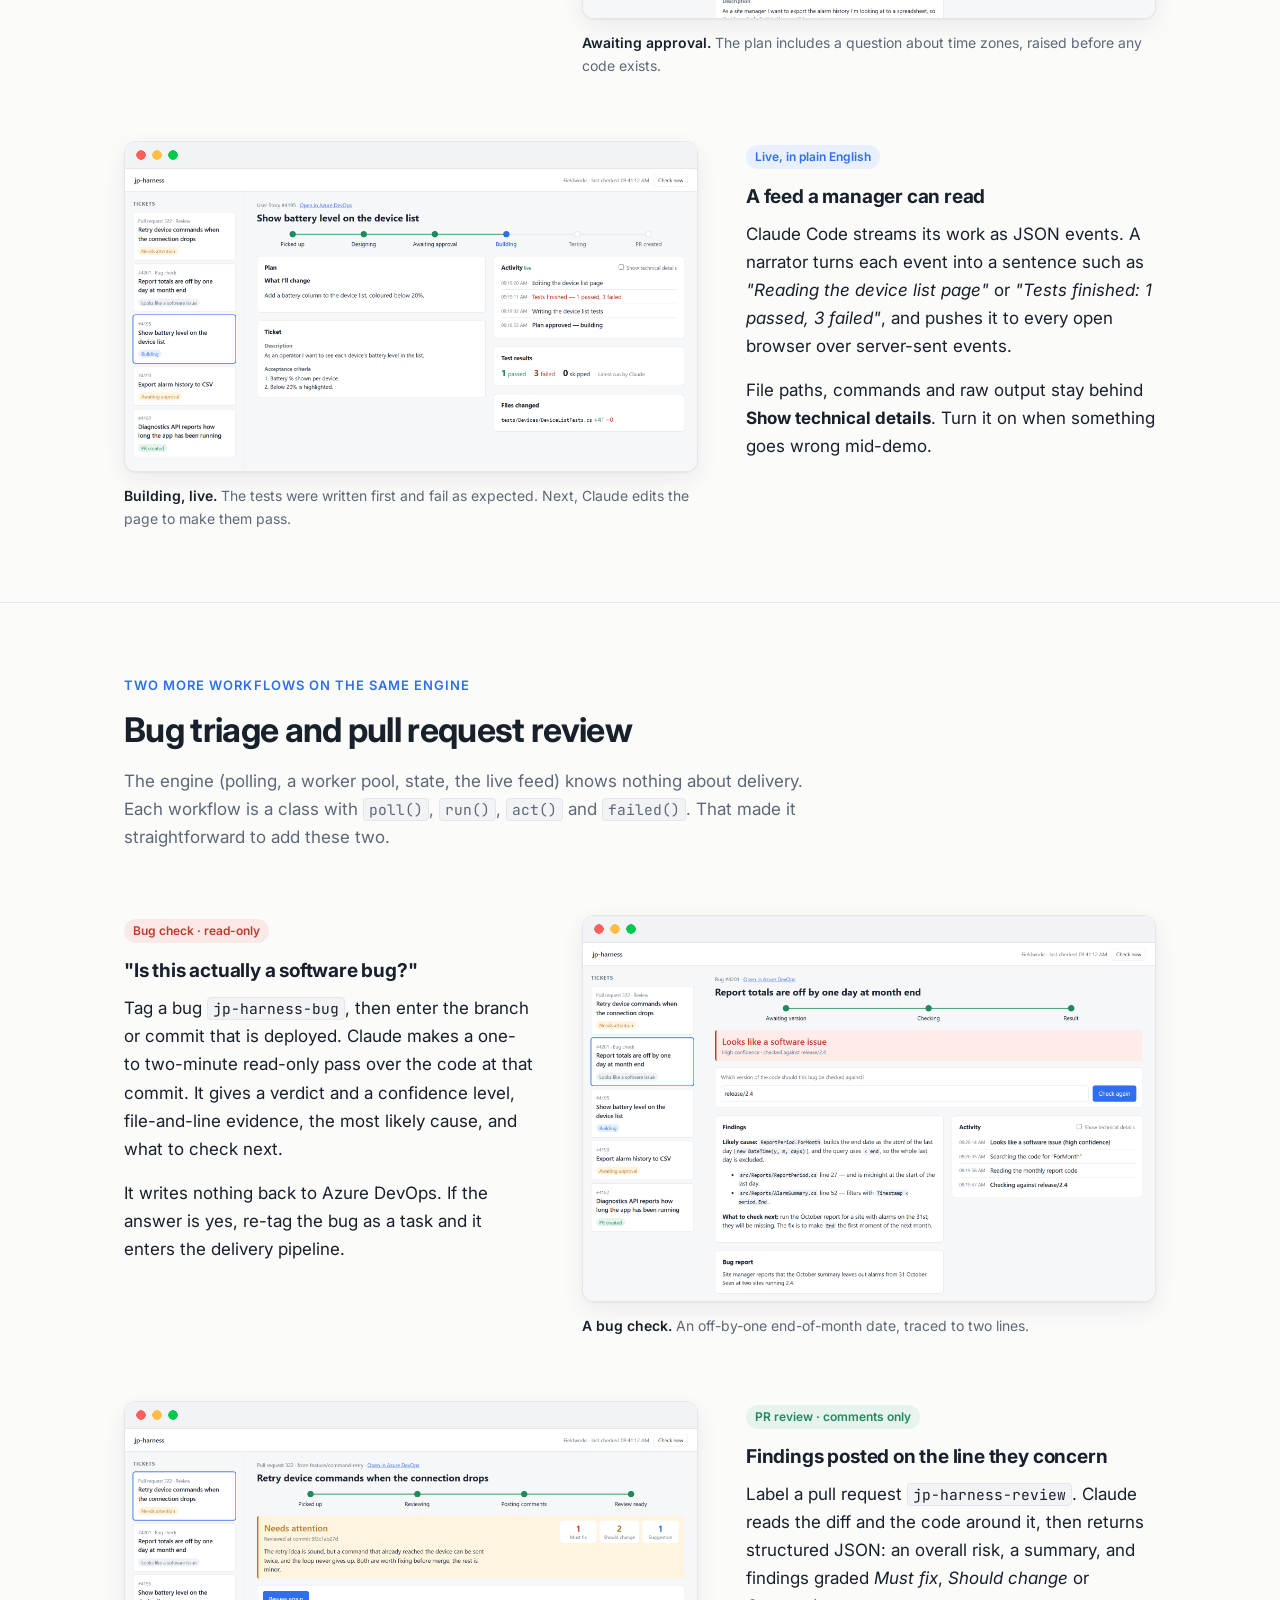
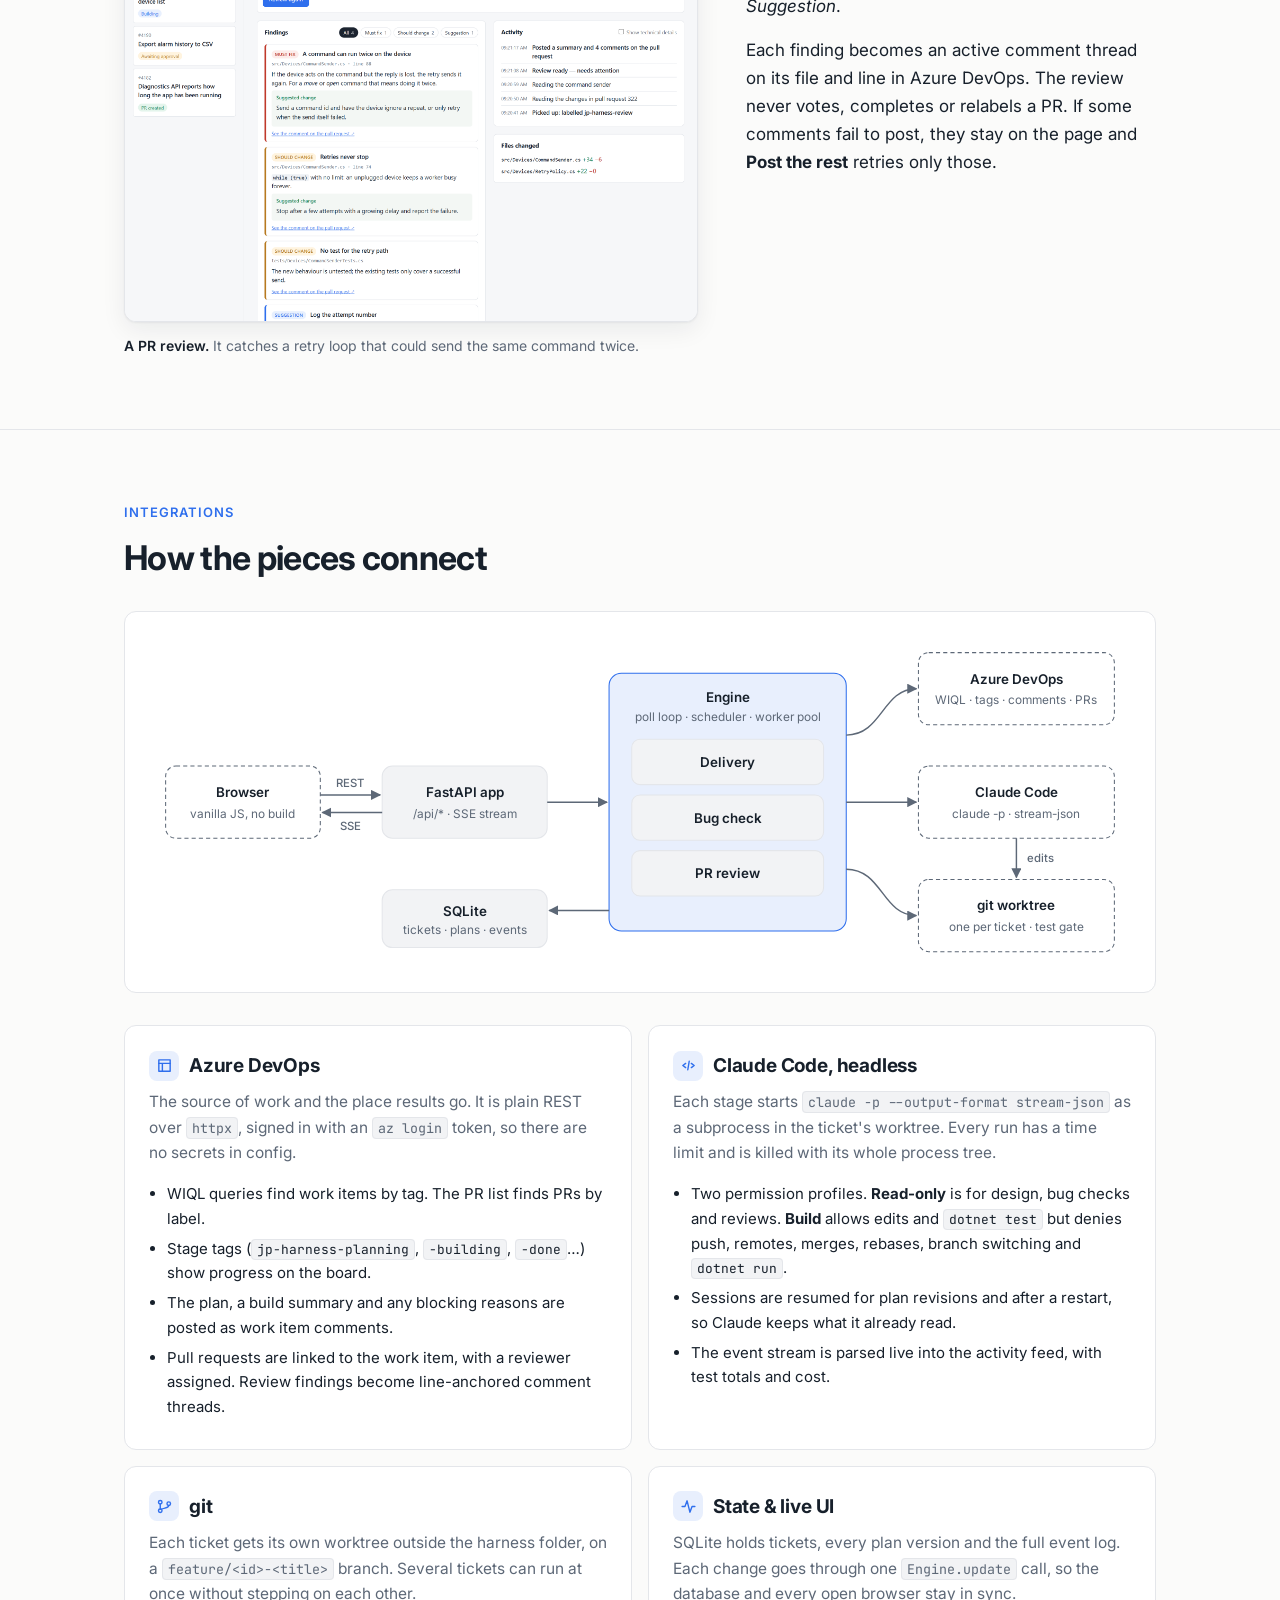
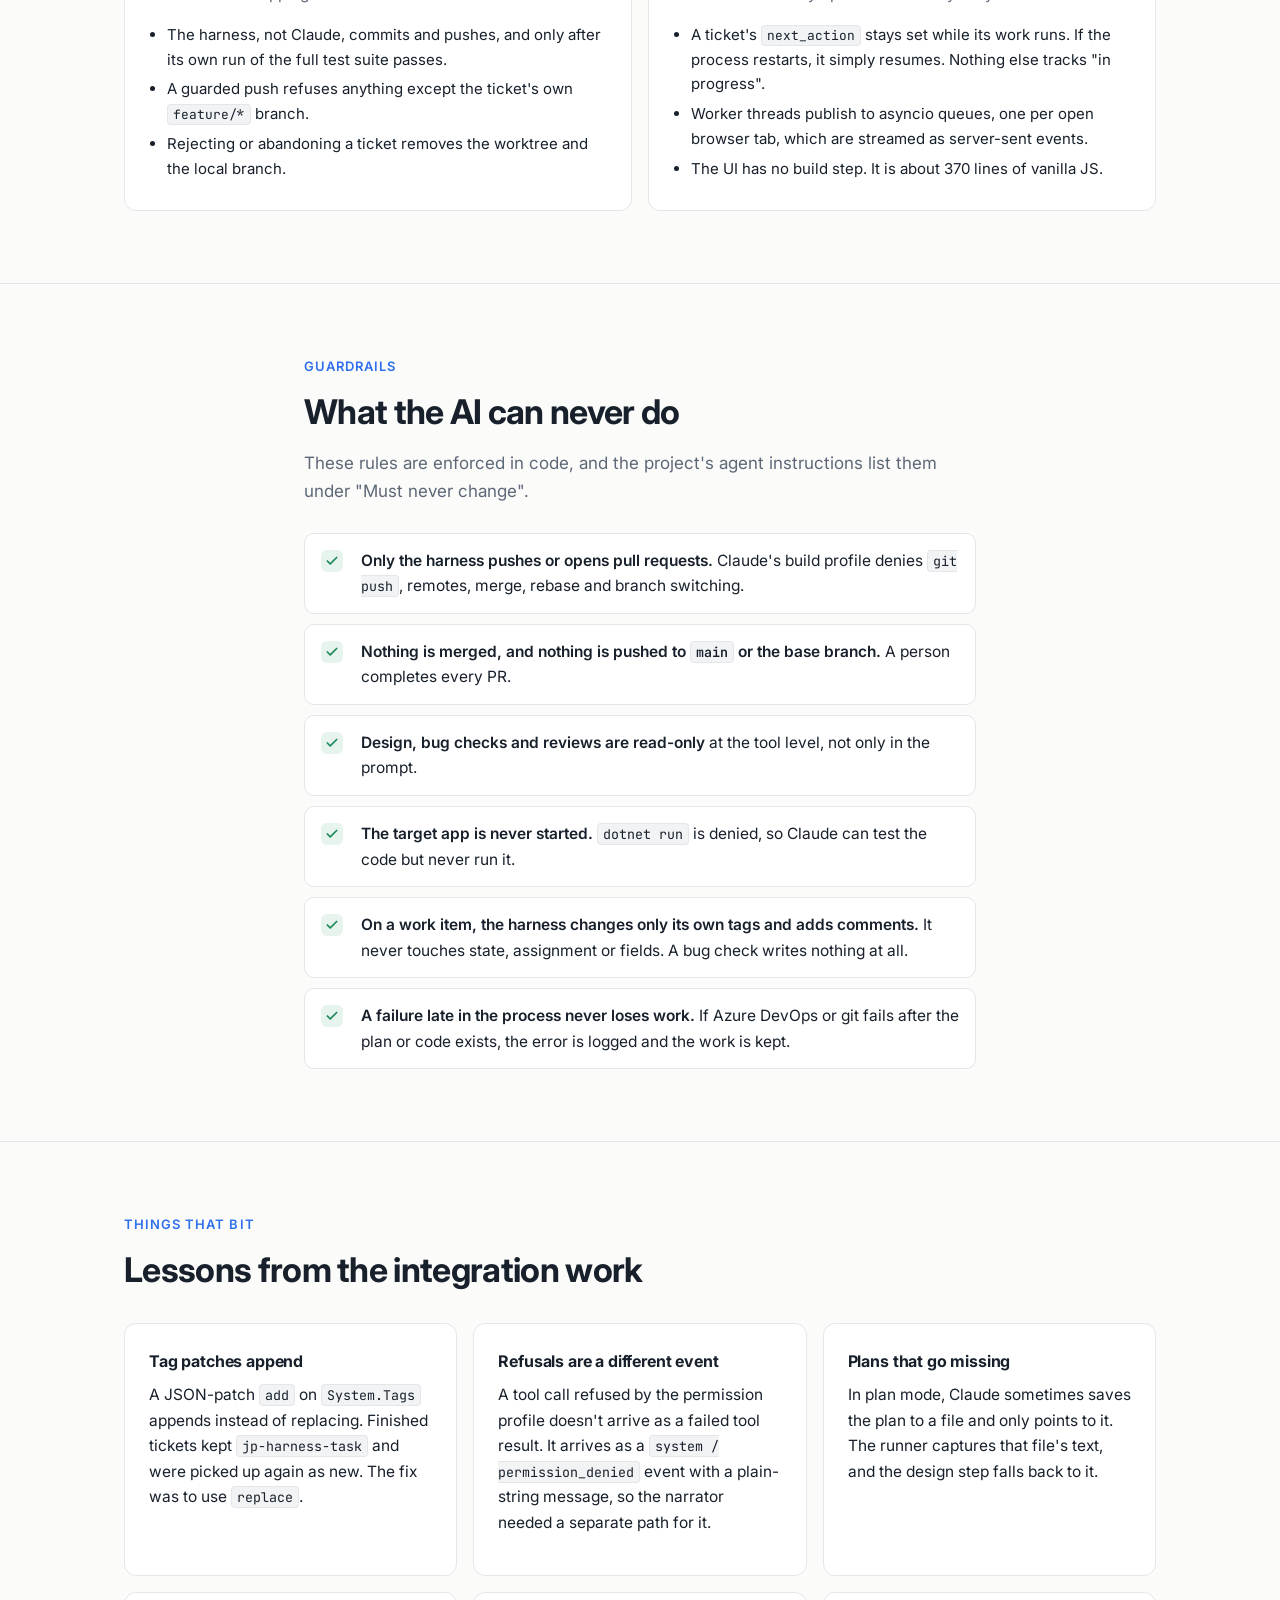
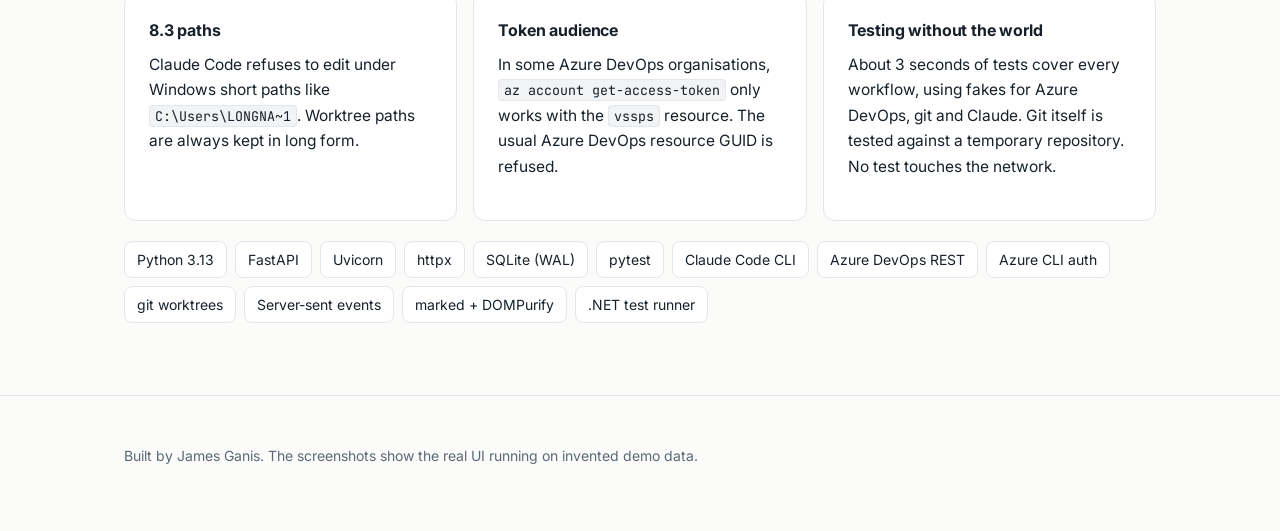
<file: jp-harness/index.html>
<!doctype html>
<html lang="en">
<head>
<meta charset="utf-8">
<meta name="viewport" content="width=device-width, initial-scale=1">
<title>jp-harness — James Ganis</title>
<meta name="description" content="A local web app that turns Azure DevOps tickets into reviewed pull requests with Claude Code: plan, human approval, test-first build, test gate, pull request.">
<meta name="author" content="James Ganis">
<link rel="canonical" href="https://jpganis.com/jp-harness/">
<meta property="og:title" content="jp-harness">
<meta property="og:description" content="Azure DevOps tickets in, reviewed pull requests out: Claude Code plans, a person approves, Claude builds test-first, and the harness runs the tests and opens the PR.">
<meta property="og:type" content="website">
<meta property="og:url" content="https://jpganis.com/jp-harness/">
<meta property="og:image" content="https://jpganis.com/jp-harness/img/delivered.png">
<link rel="icon" href="data:image/svg+xml,%3Csvg xmlns='http://www.w3.org/2000/svg' viewBox='0 0 32 32'%3E%3Ccircle cx='16' cy='16' r='11' fill='none' stroke='%232a78d6' stroke-width='3'/%3E%3Ccircle cx='27' cy='16' r='3' fill='%23eb6834'/%3E%3C/svg%3E">
<script>
  try { const t = localStorage.getItem("theme"); if (t) document.documentElement.dataset.theme = t; } catch (e) {}
</script>
<link rel="preconnect" href="https://fonts.googleapis.com">
<link rel="preconnect" href="https://fonts.gstatic.com" crossorigin>
<link href="https://fonts.googleapis.com/css2?family=Inter:wght@400;500;600;700&family=JetBrains+Mono:wght@400;500&display=swap" rel="stylesheet">
<style>
:root {
  --bg: #fbfbfa; --surface: #ffffff; --sunken: #f2f3f5; --line: #e4e6ea;
  --text: #17202b; --muted: #5d6877; --accent: #2f6fed; --accent-soft: #e8effd;
  --good: #1f8a5b; --good-soft: #e6f4ed; --warn: #a86b12; --warn-soft: #fbf1e1; --bad: #bf3a2b; --bad-soft: #fbe9e7;
  --shadow: 0 1px 2px rgb(16 24 40 / .05), 0 8px 24px rgb(16 24 40 / .07);
  color-scheme: light;
}
@media (prefers-color-scheme: dark) {
  :root:not([data-theme="light"]) {
    --bg: #0f1318; --surface: #161b22; --sunken: #1c222b; --line: #2a313b;
    --text: #e6eaf0; --muted: #98a2b1; --accent: #6c9dff; --accent-soft: #1b2a47;
    --good: #4cc38a; --good-soft: #13291f; --warn: #e0a54b; --warn-soft: #2d2313; --bad: #f07a6c; --bad-soft: #321a17;
    --shadow: 0 1px 2px rgb(0 0 0 / .4), 0 8px 24px rgb(0 0 0 / .35);
    color-scheme: dark;
  }
}
:root[data-theme="dark"] {
  --bg: #0f1318; --surface: #161b22; --sunken: #1c222b; --line: #2a313b;
  --text: #e6eaf0; --muted: #98a2b1; --accent: #6c9dff; --accent-soft: #1b2a47;
  --good: #4cc38a; --good-soft: #13291f; --warn: #e0a54b; --warn-soft: #2d2313; --bad: #f07a6c; --bad-soft: #321a17;
  --shadow: 0 1px 2px rgb(0 0 0 / .4), 0 8px 24px rgb(0 0 0 / .35);
  color-scheme: dark;
}
* { box-sizing: border-box; }
html { scroll-behavior: smooth; }
body { margin: 0; background: var(--bg); color: var(--text); font: 17px/1.65 Inter, system-ui, "Segoe UI", sans-serif; -webkit-font-smoothing: antialiased; }
a { color: var(--accent); text-underline-offset: 3px; }
code, .mono { font-family: "JetBrains Mono", ui-monospace, Consolas, monospace; font-size: .86em; }
code { background: var(--sunken); border: 1px solid var(--line); padding: 1px 5px; border-radius: 4px; }
.wrap { max-width: 1080px; margin: 0 auto; padding: 0 24px; }
.narrow { max-width: 720px; }
section { padding: 72px 0; border-top: 1px solid var(--line); }
h1 { font-size: clamp(36px, 6vw, 56px); line-height: 1.08; letter-spacing: -.025em; margin: 0 0 20px; font-weight: 700; }
h2 { font-size: clamp(26px, 3.4vw, 34px); line-height: 1.2; letter-spacing: -.02em; margin: 0 0 16px; }
h3 { font-size: 19px; margin: 0 0 8px; letter-spacing: -.01em; }
p { margin: 0 0 16px; }
.eyebrow { font-size: 13px; font-weight: 600; letter-spacing: .08em; text-transform: uppercase; color: var(--accent); margin-bottom: 14px; }
.lede { font-size: 20px; color: var(--muted); max-width: 680px; }
.muted { color: var(--muted); }

/* hero */
.hero { padding: 88px 0 56px; }
.meta { display: flex; flex-wrap: wrap; gap: 8px; margin: 28px 0 0; padding: 0; list-style: none; }
.meta li { font-size: 13px; padding: 5px 11px; border-radius: 999px; background: var(--surface); border: 1px solid var(--line); color: var(--muted); }
.hero-shot { margin-top: 48px; }

/* screenshots */
figure { margin: 0; }
.shot { display: block; width: 100%; padding: 0; border: 1px solid var(--line); border-radius: 12px; overflow: hidden; background: var(--surface); box-shadow: var(--shadow); cursor: zoom-in; }
.shot img { display: block; width: 100%; height: auto; }
.shot::before { content: ""; display: block; height: 26px; background: var(--sunken); border-bottom: 1px solid var(--line);
  background-image: radial-gradient(circle at 16px 13px, #ff605c 4.5px, transparent 5px), radial-gradient(circle at 32px 13px, #ffbd44 4.5px, transparent 5px), radial-gradient(circle at 48px 13px, #00ca4e 4.5px, transparent 5px); }
figcaption { font-size: 14px; color: var(--muted); margin-top: 12px; }
figcaption b { color: var(--text); font-weight: 600; }

/* stats */
.stats { display: grid; grid-template-columns: repeat(4, 1fr); gap: 12px; margin-top: 32px; }
.stat { background: var(--surface); border: 1px solid var(--line); border-radius: 10px; padding: 16px 18px; }
.stat b { display: block; font-size: 26px; letter-spacing: -.02em; }
.stat span { font-size: 14px; color: var(--muted); }

/* pipeline */
.flow { list-style: none; padding: 0; margin: 36px 0 0; display: grid; grid-template-columns: repeat(6, 1fr); gap: 0; counter-reset: step; }
.flow li { position: relative; padding: 40px 12px 0 0; }
.flow li::before { counter-increment: step; content: counter(step); position: absolute; top: 0; left: 0; width: 28px; height: 28px; border-radius: 50%;
  display: grid; place-items: center; font-size: 13px; font-weight: 600; background: var(--accent); color: #fff; z-index: 1; }
.flow li::after { content: ""; position: absolute; top: 13px; left: 28px; right: 0; height: 2px; background: var(--line); }
.flow li:last-child::after { display: none; }
.flow li.human::before { background: var(--warn); }
.flow li.gate::before { background: var(--good); }
.flow b { display: block; font-size: 15px; margin-bottom: 4px; }
.flow span { display: block; font-size: 14px; color: var(--muted); line-height: 1.5; }
.legend { display: flex; flex-wrap: wrap; gap: 18px; margin-top: 28px; font-size: 13px; color: var(--muted); }
.legend i { display: inline-block; width: 10px; height: 10px; border-radius: 50%; margin-right: 6px; vertical-align: 0; }

/* two-column feature rows */
.feature { display: grid; grid-template-columns: 5fr 7fr; gap: 48px; align-items: start; margin-top: 64px; }
.feature:first-of-type { margin-top: 40px; }
.feature.flip { grid-template-columns: 7fr 5fr; }
.feature.flip .text { order: 2; }
.feature .text { position: sticky; top: 24px; }
.feature ul { padding-left: 20px; margin: 0 0 16px; }
.feature li { margin-bottom: 6px; }
.tag { display: inline-block; font-size: 12px; font-weight: 600; padding: 2px 9px; border-radius: 999px; margin-bottom: 12px; }
.tag.blue { background: var(--accent-soft); color: var(--accent); }
.tag.green { background: var(--good-soft); color: var(--good); }
.tag.amber { background: var(--warn-soft); color: var(--warn); }
.tag.red { background: var(--bad-soft); color: var(--bad); }

/* integrations */
.grid { display: grid; grid-template-columns: repeat(2, 1fr); gap: 16px; margin-top: 32px; }
.card { background: var(--surface); border: 1px solid var(--line); border-radius: 12px; padding: 24px; }
.card h3 { display: flex; align-items: center; gap: 10px; }
.card .ico { width: 30px; height: 30px; border-radius: 8px; display: grid; place-items: center; background: var(--accent-soft); color: var(--accent); flex: none; }
.card .ico svg { width: 17px; height: 17px; }
.card p { font-size: 15.5px; color: var(--muted); }
.card ul { margin: 0; padding-left: 18px; font-size: 15px; }
.card li { margin-bottom: 5px; }

/* architecture diagram */
.arch { margin-top: 32px; background: var(--surface); border: 1px solid var(--line); border-radius: 12px; padding: 20px; overflow-x: auto; }
.arch svg { display: block; width: 100%; min-width: 760px; height: auto; }
.arch .box { fill: var(--sunken); stroke: var(--line); }
.arch .core { fill: var(--accent-soft); stroke: var(--accent); }
.arch .ext { fill: var(--surface); stroke: var(--muted); stroke-dasharray: 4 3; }
.arch text { fill: var(--text); font: 600 13px Inter, system-ui, sans-serif; }
.arch text.sub { fill: var(--muted); font-weight: 400; font-size: 11.5px; }
.arch path { stroke: var(--muted); fill: none; stroke-width: 1.4; }
.arch .lbl { fill: var(--muted); font-size: 11px; font-weight: 500; }

/* guardrails */
.rails { list-style: none; padding: 0; margin: 28px 0 0; display: grid; gap: 10px; }
.rails li { display: grid; grid-template-columns: 28px 1fr; gap: 12px; align-items: start; background: var(--surface); border: 1px solid var(--line); border-radius: 10px; padding: 14px 16px; font-size: 15.5px; }
.rails li::before { content: ""; width: 22px; height: 22px; margin-top: 2px; border-radius: 6px; background: var(--good-soft)
  url("data:image/svg+xml,%3Csvg xmlns='http://www.w3.org/2000/svg' viewBox='0 0 24 24' fill='none' stroke='%231f8a5b' stroke-width='3' stroke-linecap='round' stroke-linejoin='round'%3E%3Cpath d='M20 6 9 17l-5-5'/%3E%3C/svg%3E") center/14px no-repeat; }
.rails b { font-weight: 600; }

/* lessons */
.lessons { display: grid; grid-template-columns: repeat(3, 1fr); gap: 16px; margin-top: 32px; }
.lessons .card p { color: var(--text); }
.lessons .card h3 { font-size: 16px; }

.stack { display: flex; flex-wrap: wrap; gap: 8px; margin-top: 20px; }
.stack span { font-size: 14px; padding: 6px 12px; border-radius: 8px; background: var(--surface); border: 1px solid var(--line); }

footer { padding: 48px 0 64px; border-top: 1px solid var(--line); font-size: 14px; color: var(--muted); }

/* lightbox */
dialog { border: 0; padding: 0; background: transparent; max-width: 96vw; max-height: 94vh; }
dialog::backdrop { background: rgb(8 12 18 / .82); }
dialog img { display: block; max-width: 96vw; max-height: 94vh; width: auto; height: auto; border-radius: 8px; }
dialog form { position: fixed; top: 14px; right: 18px; }
dialog button { font: 600 15px Inter, sans-serif; background: #fff; color: #111; border: 0; border-radius: 999px; padding: 8px 14px; cursor: pointer; }

@media (max-width: 900px) {
  .feature, .feature.flip { grid-template-columns: 1fr; gap: 24px; }
  .feature.flip .text { order: 0; }
  .feature .text { position: static; }
  .flow { grid-template-columns: 1fr 1fr 1fr; row-gap: 28px; }
  .flow li:nth-child(3)::after { display: none; }
  .lessons { grid-template-columns: 1fr; }
  .stats { grid-template-columns: 1fr 1fr; }
}
@media (max-width: 640px) {
  body { font-size: 16px; }
  .wrap { padding: 0 16px; }
  section { padding: 52px 0; }
  .hero { padding: 56px 0 40px; }
  .lede { font-size: 18px; }
  .grid { grid-template-columns: 1fr; }
  .flow { grid-template-columns: 1fr; row-gap: 18px; }
  .flow li { padding: 0 0 0 42px; }
  .flow li::after { display: none; }
}
</style>
</head>
<body>

<header class="hero">
  <div class="wrap">
    <div class="eyebrow"><a href="/" style="color:inherit;text-decoration:none">jp ganis</a> · Project · AI-assisted delivery</div>
    <h1>jp-harness</h1>
    <p class="lede">A local web app that takes a ticket from Azure DevOps and turns it into a reviewed pull request. Claude Code writes the plan, a person approves it, and Claude builds it test-first. The harness runs the tests and opens the PR. You can watch every step live, written in plain English.</p>
    <ul class="meta">
      <li>Python · FastAPI · SQLite</li>
      <li>Claude Code (headless)</li>
      <li>Azure DevOps REST</li>
      <li>git worktrees</li>
      <li>Vanilla JS, server-sent events</li>
    </ul>
    <figure class="hero-shot">
      <button class="shot" data-full="img/delivered.png" aria-label="Enlarge screenshot">
        <img src="img/delivered.png" alt="jp-harness showing a finished ticket: a six-stage pipeline all complete, the approved plan, a live activity feed, 214 tests passed, and the files changed" width="2160" height="1980">
      </button>
      <figcaption><b>A delivered ticket.</b> The approved plan (version 2, after one round of feedback), the activity feed from pick-up to pull request, the full test run and the diff summary.</figcaption>
    </figure>
  </div>
</header>

<section id="why">
  <div class="wrap narrow">
    <div class="eyebrow">The problem</div>
    <h2>AI coding agents are fast. Trusting them is the hard part.</h2>
    <p>Running an agent in a terminal works for one developer. It doesn't work for a team that needs plans signed off, tests passing before anything is pushed, and an audit trail a manager can follow. It also had to be safe to point at a real codebase.</p>
    <p>jp-harness is the layer around the agent. It decides when Claude runs and what Claude is allowed to do. It checks the work before anything leaves the machine, and it reports progress in language a non-technical viewer can follow.</p>
    <div class="stats">
      <div class="stat"><b>3</b><span>workflows: deliver, bug check, PR review</span></div>
      <div class="stat"><b>1</b><span>human approval before any code is written</span></div>
      <div class="stat"><b>0</b><span>pushes or merges by the AI</span></div>
      <div class="stat"><b>~3 s</b><span>full test suite, no network, no AI</span></div>
    </div>
  </div>
</section>

<section id="flow">
  <div class="wrap">
    <div class="eyebrow">How a ticket moves</div>
    <h2>Tag a work item. Get a pull request.</h2>
    <p class="muted" style="max-width:680px">Tagging a work item <code>jp-harness-task</code> in Azure DevOps is the only setup. The harness picks it up on its next poll and moves it through six stages, adding its own stage tags and comments to the work item as it goes.</p>
    <ol class="flow">
      <li><b>Picked up</b><span>Found by tag. A private git worktree is made on its own <code>feature/</code> branch.</span></li>
      <li><b>Designing</b><span>Claude reads the ticket and code in read-only mode and writes a plan.</span></li>
      <li class="human"><b>Approval</b><span>A person approves, rejects, or requests changes. A revised plan comes back as a new version.</span></li>
      <li><b>Building</b><span>Claude writes failing tests from the acceptance criteria first, then the code.</span></li>
      <li class="gate"><b>Testing</b><span>The harness runs the full suite itself. Claude gets one attempt to fix a failure.</span></li>
      <li class="gate"><b>PR created</b><span>The harness pushes, opens the PR, links the work item and assigns a reviewer.</span></li>
    </ol>
    <div class="legend"><span><i style="background:var(--accent)"></i>Claude works</span><span><i style="background:var(--warn)"></i>A person decides</span><span><i style="background:var(--good)"></i>The harness verifies and acts</span></div>

    <div class="feature">
      <div class="text">
        <span class="tag amber">Human in the loop</span>
        <h3>Plans are approved before code is written</h3>
        <p>The design run uses tools that can only read: Read, Glob and Grep. The plan lists the steps, one test per acceptance criterion, what is out of scope, and any questions for the approver. It is also posted as a comment on the work item.</p>
        <p><b>Request changes</b> resumes the same Claude session with the feedback, so the revised plan builds on what Claude already read. Every version is kept.</p>
      </div>
      <figure>
        <button class="shot" data-full="img/approval.png" aria-label="Enlarge screenshot"><img src="img/approval.png" alt="A ticket awaiting approval, showing the plan and Approve, Reject and Request changes controls" loading="lazy" width="2160" height="1620"></button>
        <figcaption><b>Awaiting approval.</b> The plan includes a question about time zones, raised before any code exists.</figcaption>
      </figure>
    </div>

    <div class="feature flip">
      <div class="text">
        <span class="tag blue">Live, in plain English</span>
        <h3>A feed a manager can read</h3>
        <p>Claude Code streams its work as JSON events. A narrator turns each event into a sentence such as <i>"Reading the device list page"</i> or <i>"Tests finished: 1 passed, 3 failed"</i>, and pushes it to every open browser over server-sent events.</p>
        <p>File paths, commands and raw output stay behind <b>Show technical details</b>. Turn it on when something goes wrong mid-demo.</p>
      </div>
      <figure>
        <button class="shot" data-full="img/building.png" aria-label="Enlarge screenshot"><img src="img/building.png" alt="A ticket in the Building stage with a live activity feed and failing tests written first" loading="lazy" width="2160" height="1140"></button>
        <figcaption><b>Building, live.</b> The tests were written first and fail as expected. Next, Claude edits the page to make them pass.</figcaption>
      </figure>
    </div>
  </div>
</section>

<section id="more">
  <div class="wrap">
    <div class="eyebrow">Two more workflows on the same engine</div>
    <h2>Bug triage and pull request review</h2>
    <p class="muted" style="max-width:680px">The engine (polling, a worker pool, state, the live feed) knows nothing about delivery. Each workflow is a class with <code>poll()</code>, <code>run()</code>, <code>act()</code> and <code>failed()</code>. That made it straightforward to add these two.</p>

    <div class="feature">
      <div class="text">
        <span class="tag red">Bug check · read-only</span>
        <h3>"Is this actually a software bug?"</h3>
        <p>Tag a bug <code>jp-harness-bug</code>, then enter the branch or commit that is deployed. Claude makes a one- to two-minute read-only pass over the code at that commit. It gives a verdict and a confidence level, file-and-line evidence, the most likely cause, and what to check next.</p>
        <p>It writes nothing back to Azure DevOps. If the answer is yes, re-tag the bug as a task and it enters the delivery pipeline.</p>
      </div>
      <figure>
        <button class="shot" data-full="img/bugcheck.png" aria-label="Enlarge screenshot"><img src="img/bugcheck.png" alt="Bug check result: looks like a software issue, high confidence, with the likely cause and file references" loading="lazy" width="2160" height="1350"></button>
        <figcaption><b>A bug check.</b> An off-by-one end-of-month date, traced to two lines.</figcaption>
      </figure>
    </div>

    <div class="feature flip">
      <div class="text">
        <span class="tag green">PR review · comments only</span>
        <h3>Findings posted on the line they concern</h3>
        <p>Label a pull request <code>jp-harness-review</code>. Claude reads the diff and the code around it, then returns structured JSON: an overall risk, a summary, and findings graded <i>Must fix</i>, <i>Should change</i> or <i>Suggestion</i>.</p>
        <p>Each finding becomes an active comment thread on its file and line in Azure DevOps. The review never votes, completes or relabels a PR. If some comments fail to post, they stay on the page and <b>Post the rest</b> retries only those.</p>
      </div>
      <figure>
        <button class="shot" data-full="img/review.png" aria-label="Enlarge screenshot"><img src="img/review.png" alt="PR review showing Needs attention, one Must fix, two Should change and one Suggestion finding cards" loading="lazy" width="2160" height="1860"></button>
        <figcaption><b>A PR review.</b> It catches a retry loop that could send the same command twice.</figcaption>
      </figure>
    </div>
  </div>
</section>

<section id="integrations">
  <div class="wrap">
    <div class="eyebrow">Integrations</div>
    <h2>How the pieces connect</h2>

    <div class="arch" role="img" aria-label="Architecture: browser connects to a FastAPI app over REST and server-sent events. The engine runs workflows on worker threads. Workflows call Azure DevOps over REST, run Claude Code as a subprocess in a git worktree, and store state in SQLite.">
      <svg viewBox="0 0 960 330" xmlns="http://www.w3.org/2000/svg">
        <defs><marker id="a" viewBox="0 0 10 10" refX="9" refY="5" markerWidth="7" markerHeight="7" orient="auto"><path d="M0 0 10 5 0 10z" style="fill:var(--muted);stroke:none"/></marker></defs>
        <rect class="ext" x="20" y="130" width="150" height="70" rx="10"/><text x="95" y="160" text-anchor="middle">Browser</text><text class="sub" x="95" y="180" text-anchor="middle">vanilla JS, no build</text>
        <rect class="box" x="230" y="130" width="160" height="70" rx="10"/><text x="310" y="160" text-anchor="middle">FastAPI app</text><text class="sub" x="310" y="180" text-anchor="middle">/api/* · SSE stream</text>
        <rect class="core" x="450" y="40" width="230" height="250" rx="12"/>
        <text x="565" y="68" text-anchor="middle">Engine</text><text class="sub" x="565" y="86" text-anchor="middle">poll loop · scheduler · worker pool</text>
        <rect class="box" x="472" y="104" width="186" height="44" rx="8"/><text x="565" y="131" text-anchor="middle">Delivery</text>
        <rect class="box" x="472" y="158" width="186" height="44" rx="8"/><text x="565" y="185" text-anchor="middle">Bug check</text>
        <rect class="box" x="472" y="212" width="186" height="44" rx="8"/><text x="565" y="239" text-anchor="middle">PR review</text>
        <rect class="ext" x="750" y="20" width="190" height="70" rx="10"/><text x="845" y="50" text-anchor="middle">Azure DevOps</text><text class="sub" x="845" y="70" text-anchor="middle">WIQL · tags · comments · PRs</text>
        <rect class="ext" x="750" y="130" width="190" height="70" rx="10"/><text x="845" y="160" text-anchor="middle">Claude Code</text><text class="sub" x="845" y="180" text-anchor="middle">claude -p · stream-json</text>
        <rect class="ext" x="750" y="240" width="190" height="70" rx="10"/><text x="845" y="270" text-anchor="middle">git worktree</text><text class="sub" x="845" y="290" text-anchor="middle">one per ticket · test gate</text>
        <rect class="box" x="230" y="250" width="160" height="56" rx="10"/><text x="310" y="275" text-anchor="middle">SQLite</text><text class="sub" x="310" y="293" text-anchor="middle">tickets · plans · events</text>
        <path d="M170 158H228" marker-end="url(#a)"/><path d="M230 175H172" marker-end="url(#a)"/>
        <text class="lbl" x="199" y="150" text-anchor="middle">REST</text><text class="lbl" x="199" y="192" text-anchor="middle">SSE</text>
        <path d="M390 165H448" marker-end="url(#a)"/>
        <path d="M450 270H392" marker-end="url(#a)"/>
        <path d="M680 100C715 100 715 55 748 55" marker-end="url(#a)"/>
        <path d="M680 165H748" marker-end="url(#a)"/>
        <path d="M680 230C715 230 715 275 748 275" marker-end="url(#a)"/>
        <path d="M845 200V238" marker-end="url(#a)"/><text class="lbl" x="855" y="223">edits</text>
      </svg>
    </div>

    <div class="grid">
      <div class="card">
        <h3><span class="ico"><svg viewBox="0 0 24 24" fill="none" stroke="currentColor" stroke-width="2" stroke-linecap="round" stroke-linejoin="round"><path d="M4 4h16v16H4z"/><path d="M4 9h16M9 9v11"/></svg></span>Azure DevOps</h3>
        <p>The source of work and the place results go. It is plain REST over <code>httpx</code>, signed in with an <code>az login</code> token, so there are no secrets in config.</p>
        <ul>
          <li>WIQL queries find work items by tag. The PR list finds PRs by label.</li>
          <li>Stage tags (<code>jp-harness-planning</code>, <code>-building</code>, <code>-done</code>…) show progress on the board.</li>
          <li>The plan, a build summary and any blocking reasons are posted as work item comments.</li>
          <li>Pull requests are linked to the work item, with a reviewer assigned. Review findings become line-anchored comment threads.</li>
        </ul>
      </div>
      <div class="card">
        <h3><span class="ico"><svg viewBox="0 0 24 24" fill="none" stroke="currentColor" stroke-width="2" stroke-linecap="round" stroke-linejoin="round"><path d="m8 9-4 3 4 3M16 9l4 3-4 3M13 6l-2 12"/></svg></span>Claude Code, headless</h3>
        <p>Each stage starts <code>claude -p --output-format stream-json</code> as a subprocess in the ticket's worktree. Every run has a time limit and is killed with its whole process tree.</p>
        <ul>
          <li>Two permission profiles. <b>Read-only</b> is for design, bug checks and reviews. <b>Build</b> allows edits and <code>dotnet test</code> but denies push, remotes, merges, rebases, branch switching and <code>dotnet run</code>.</li>
          <li>Sessions are resumed for plan revisions and after a restart, so Claude keeps what it already read.</li>
          <li>The event stream is parsed live into the activity feed, with test totals and cost.</li>
        </ul>
      </div>
      <div class="card">
        <h3><span class="ico"><svg viewBox="0 0 24 24" fill="none" stroke="currentColor" stroke-width="2" stroke-linecap="round" stroke-linejoin="round"><circle cx="6" cy="6" r="2.5"/><circle cx="6" cy="18" r="2.5"/><circle cx="18" cy="8" r="2.5"/><path d="M6 8.5v7M18 10.5c0 4-6 3-11 5.5"/></svg></span>git</h3>
        <p>Each ticket gets its own worktree outside the harness folder, on a <code>feature/&lt;id&gt;-&lt;title&gt;</code> branch. Several tickets can run at once without stepping on each other.</p>
        <ul>
          <li>The harness, not Claude, commits and pushes, and only after its own run of the full test suite passes.</li>
          <li>A guarded push refuses anything except the ticket's own <code>feature/*</code> branch.</li>
          <li>Rejecting or abandoning a ticket removes the worktree and the local branch.</li>
        </ul>
      </div>
      <div class="card">
        <h3><span class="ico"><svg viewBox="0 0 24 24" fill="none" stroke="currentColor" stroke-width="2" stroke-linecap="round" stroke-linejoin="round"><path d="M3 12h4l3-8 4 16 3-8h4"/></svg></span>State &amp; live UI</h3>
        <p>SQLite holds tickets, every plan version and the full event log. Each change goes through one <code>Engine.update</code> call, so the database and every open browser stay in sync.</p>
        <ul>
          <li>A ticket's <code>next_action</code> stays set while its work runs. If the process restarts, it simply resumes. Nothing else tracks "in progress".</li>
          <li>Worker threads publish to asyncio queues, one per open browser tab, which are streamed as server-sent events.</li>
          <li>The UI has no build step. It is about 370 lines of vanilla JS.</li>
        </ul>
      </div>
    </div>
  </div>
</section>

<section id="safety">
  <div class="wrap narrow">
    <div class="eyebrow">Guardrails</div>
    <h2>What the AI can never do</h2>
    <p class="muted">These rules are enforced in code, and the project's agent instructions list them under "Must never change".</p>
    <ul class="rails">
      <li><span><b>Only the harness pushes or opens pull requests.</b> Claude's build profile denies <code>git push</code>, remotes, merge, rebase and branch switching.</span></li>
      <li><span><b>Nothing is merged, and nothing is pushed to <code>main</code> or the base branch.</b> A person completes every PR.</span></li>
      <li><span><b>Design, bug checks and reviews are read-only</b> at the tool level, not only in the prompt.</span></li>
      <li><span><b>The target app is never started.</b> <code>dotnet run</code> is denied, so Claude can test the code but never run it.</span></li>
      <li><span><b>On a work item, the harness changes only its own tags and adds comments.</b> It never touches state, assignment or fields. A bug check writes nothing at all.</span></li>
      <li><span><b>A failure late in the process never loses work.</b> If Azure DevOps or git fails after the plan or code exists, the error is logged and the work is kept.</span></li>
    </ul>
  </div>
</section>

<section id="lessons">
  <div class="wrap">
    <div class="eyebrow">Things that bit</div>
    <h2>Lessons from the integration work</h2>
    <div class="lessons">
      <div class="card"><h3>Tag patches append</h3><p>A JSON-patch <code>add</code> on <code>System.Tags</code> appends instead of replacing. Finished tickets kept <code>jp-harness-task</code> and were picked up again as new. The fix was to use <code>replace</code>.</p></div>
      <div class="card"><h3>Refusals are a different event</h3><p>A tool call refused by the permission profile doesn't arrive as a failed tool result. It arrives as a <code>system / permission_denied</code> event with a plain-string message, so the narrator needed a separate path for it.</p></div>
      <div class="card"><h3>Plans that go missing</h3><p>In plan mode, Claude sometimes saves the plan to a file and only points to it. The runner captures that file's text, and the design step falls back to it.</p></div>
      <div class="card"><h3>8.3 paths</h3><p>Claude Code refuses to edit under Windows short paths like <code>C:\Users\LONGNA~1</code>. Worktree paths are always kept in long form.</p></div>
      <div class="card"><h3>Token audience</h3><p>In some Azure DevOps organisations, <code>az account get-access-token</code> only works with the <code>vssps</code> resource. The usual Azure DevOps resource GUID is refused.</p></div>
      <div class="card"><h3>Testing without the world</h3><p>About 3 seconds of tests cover every workflow, using fakes for Azure DevOps, git and Claude. Git itself is tested against a temporary repository. No test touches the network.</p></div>
    </div>

    <div class="stack">
      <span>Python 3.13</span><span>FastAPI</span><span>Uvicorn</span><span>httpx</span><span>SQLite (WAL)</span><span>pytest</span><span>Claude Code CLI</span><span>Azure DevOps REST</span><span>Azure CLI auth</span><span>git worktrees</span><span>Server-sent events</span><span>marked + DOMPurify</span><span>.NET test runner</span>
    </div>
  </div>
</section>

<footer>
  <div class="wrap">Built by James Ganis. The screenshots show the real UI running on invented demo data.</div>
</footer>

<dialog id="lightbox">
  <form method="dialog"><button>Close ✕</button></form>
  <img alt="">
</dialog>

<script>
  const box = document.getElementById('lightbox');
  const big = box.querySelector('img');
  document.querySelectorAll('.shot').forEach((shot) => shot.addEventListener('click', () => {
    big.src = shot.dataset.full;
    big.alt = shot.querySelector('img').alt;
    box.showModal();
  }));
  box.addEventListener('click', (e) => { if (e.target === box || e.target === big) box.close(); });
</script>
</body>
</html>
</file>
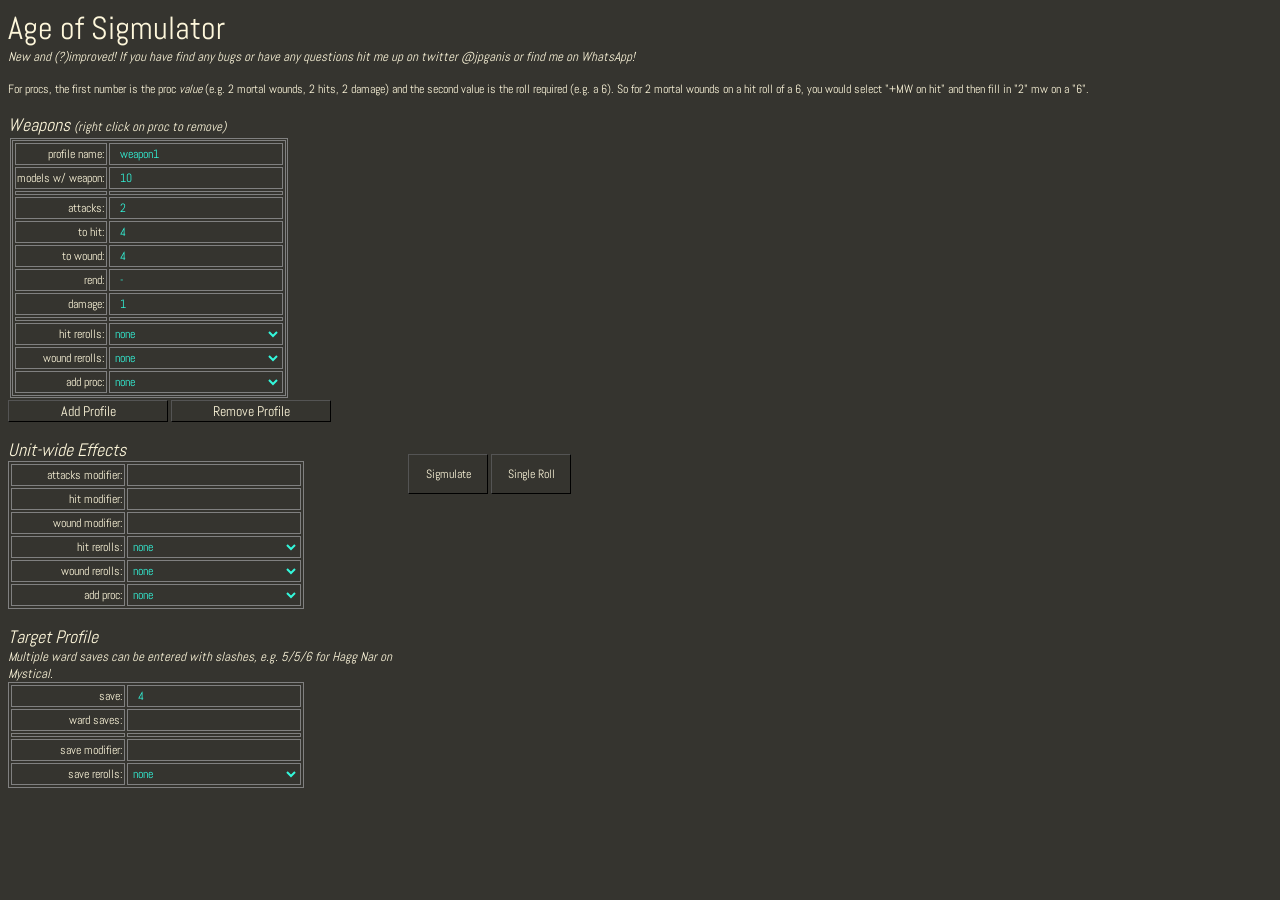
<file: sigmulator/index.html>
<!DOCTYPE html>
<html lang="en">

<head>
	<link href="https://fonts.googleapis.com/css?family=Abel&display=swap" rel="stylesheet">
	<link href="https://fonts.googleapis.com/css?family=Abel&display=swap" rel="stylesheet">
	<link rel="stylesheet" href="style.css">
	
    <title>Age of Sigmulator</title>
</head>

<body bgcolor='#35342F' text='#FEF7DB'>
    <!--name-->
    <div><font size="6">Age of Sigmulator</font></div>
    <div><font size="2"><i>New and (?)improved! If you have find any bugs or have any questions hit me up on twitter @jpganis or find me on WhatsApp!</i></font></div>
	    <br />
	<div>For procs, the first number is the proc <i>value</i> (e.g. 2 mortal wounds, 2 hits, 2 damage) and the second value is the roll required (e.g. a 6). So for 2 mortal wounds on a hit roll of a 6, you would select "+MW on hit" and then fill in "2" mw on a "6".</div>
    <br />
	
	<!------------->
	<!--         -->
    <!-- WEAPONS -->
	<!--         -->
    <!------------->
   <div id='WEAPONS'>
		<div><font size="4"><i>Weapons <font size="2">(right click on proc to remove)</font></i></font></div>
        
        <table type='profilesTable' id='profileParent'>
			<tr id='kingsRow'>
				<td type='profilesTd'>
					<div id='weaponContainer' type='weaponContainer'>
						<table class='weapon1' type='modifierTable'>
							<tr>
								<td>
									<label for="models">profile name: </label>
								</td>
								<td>
									<input type="tableInput" class="weaponNameX" size="3" value="weapon1" />
								</td>
							</tr>
							<tr>
								<td>
									<label for="models">models w/ weapon: </label>
								</td>
								<td>
									<input type="tableInput" class="numModels" size="3" value="10" />
								</td>
							</tr>
							<tr>
								<td/>
								<td/>
							</tr>
							<tr>
								<td>
									<label for="models">attacks: </label>
								</td>
								<td>
									<input type="tableInput" class="numAttacks" size="3" value="2" />
								</td>
							</tr>
							<tr>
								<td>
									<label for="models">to hit: </label>
								</td>
								<td>
									<input type="tableInput" class="toHit" size="3" value="4" />
								</td>
							</tr>
							<tr>
								<td>
									<label for="models">to wound: </label>
								</td>
								<td>
									<input type="tableInput" class="toWound" size="3" value="4" />
								</td>
							</tr>
							<tr>
								<td>
									<label for="models">rend: </label>
								</td>
								<td>
									<input type="tableInput" class="rend" size="3" value="-" />
								</td>
							</tr>
							<tr>
								<td>
									<label for="models">damage: </label>
								</td>
								<td>
									<input type="tableInput" class="damage" size="3" value="1" />
								</td>
							</tr>
							<tr>
								<td/>
								<td/>
							</tr>
							<tr>
								<td>
									<label for="hitmod">hit rerolls: </label>
								</td>
								<td>
									
									<select class="hitRerolls" type='select2'>
										<option value="none">none</option>
										<option value="rerollOnes">reroll 1s</option>	
										<option value="rerollFailed">reroll failed</option>
										<option value="rerollFailedAll">reroll failed (all)</option>
										<option value="rerollSixes">reroll 6s</option>
										<option value="custom">custom</option>
									</select>
								</td>	
							</tr> 
							<tr>
								<td>
									<label for="hitmod">wound rerolls: </label>
								</td>
								<td>
									<select class="woundRerolls" type='select2'>
										<option value="none">none</option>
										<option value="rerollOnes">reroll 1s</option>	
										<option value="rerollFailed">reroll failed</option>
										<option value="rerollFailedAll">reroll failed (all)</option>
										<option value="rerollSixes">reroll 6s</option>
										<option value="custom">custom</option>
									</select>
								</td>	
							</tr>                      
							<tr type='procRow'>
								<td>
									<label for="hitmod">add proc: </label>
								</td>
								<td>
									<select class="procType" type='select2' onchange='addProc(this)'>
										<option value="none">none</option>
										<option value="mw_on_hit">+MW on hit</option>
										<option value="mw_on_hit_ADDITIONAL">+Additional MW on hit</option>
										<option value="dmg_on_hit">+Damage on hit</option>
										<option value="hits_on_hit">+Hits on hit</option>
										<option value="attacks_on_hit">+Attacks on hit</option>
										<option value="rend_on_hit">+Rend on hit</option>
										<option value="mw_on_wound">+MW on wound</option>
										<option value="mw_on_wound_ADDITIONAL">+Additional MW on wound</option>
										<option value="dmg_on_wound">+Damage on wound</option>
										<option value="attacks_on_wound">+Attacks on wound</option>
										<option value="rend_on_wound">+Rend on wound</option>
									</select>
								</td>
							</tr>
							
							<script>
								function remove(el)
								{
								  var element = el;
								  element.remove();
								}
							</script>
							<tr oncontextmenu="remove(this);return false;" id='silentProc1' class='procDescriptor' style='display:none' value=''>
								<td>
									<label id='procDescriptor' for="models">mw_on_hit</label>
								</td>
								<td type='left'>
									<label id='procText1'>generates</label>
									<input type="tableInputHalf" class="procValue" size="3" value="0" />
									<label id='procText2'>attacks</label>
									<input type="tableInputHalf" class="procRoll" size="3" value="0" />
								</td>
							</tr>
						</table>
					</div>
				</td>		
			</tr>
		</table>
    </div>

    <button onclick="addWeapon()">Add Profile</button>
    <button onclick="removeWeapon()">Remove Profile</button>
    </br>
    </br>
	
    <script>
        function getProcLabels(procType)
        {
            let labels = ["", "mw on a"];

            if (procType.includes('damage') || procType.includes('dmg'))
            {
                labels = ["","damage on a"];
            }
            else if (procType.includes('hits'))
            {
                labels = ["","hits on a"];
            }
            else if (procType.includes('rend'))
            {
                labels = ["","rend on a"];
            }
            else if (procType.includes('attacks'))
            {
                labels = ["","attacks on a"];
            }

            return labels;
        }

        function addProc(inWeapon)
        {
            let procType = inWeapon.options[inWeapon.selectedIndex].value;
            inWeapon.selectedIndex = 0;

            let lastRow = document.querySelector('tr[id=silentProc1');

            inWeapon = inWeapon.parentNode.parentNode.parentNode;
            let cloneRow = lastRow.cloneNode(true);

            cloneRow.setAttribute('style', '');
			cloneRow.class = 'procDescriptor';
			
			var nextId = parseInt(cloneRow.id.match(/\d+/g), 10 ) + 1;
			cloneRow.id = 'silentProc'+nextId;

            let label0 = cloneRow.querySelector('label[id=procDescriptor]');
            let label1 = cloneRow.querySelector('label[id=procText1]');
            let label2 = cloneRow.querySelector('label[id=procText2]');
            
            label0.innerHTML = procType;

            let labels = getProcLabels(procType);
            label1.innerHTML = labels[0];
            label2.innerHTML = labels[1];

            inWeapon.appendChild(cloneRow);
        }

        function addUnitProc(inWeapon)
        {
            let procType = inWeapon.options[inWeapon.selectedIndex].value;
            inWeapon.selectedIndex = 0;

            let lastRow = document.querySelector('tr[id=unitProcParent1');

            inWeapon = inWeapon.parentNode.parentNode.parentNode;
            let cloneRow = lastRow.cloneNode(true);

            cloneRow.setAttribute('style', '');
			cloneRow.class = 'unitProcDescriptor';
			
			var nextId = parseInt(cloneRow.id.match(/\d+/g), 10 ) + 1;
			cloneRow.id = 'unitProcParent'+nextId;

            let label0 = cloneRow.querySelector('label[id=unitProcDescriptor]');
            let label1 = cloneRow.querySelector('label[id=unitProcText1]');
            let label2 = cloneRow.querySelector('label[id=unitProcText2]');
            
            label0.innerHTML = procType;

            let labels = getProcLabels(procType);
            label1.innerHTML = labels[0];
            label2.innerHTML = labels[1];

            inWeapon.appendChild(cloneRow);
        }
        function removeProc(inWeapon)
        {
            let lastRow = inWeapon.rows[ inWeapon.rows.length - 1 ];

            if (lastRow.style != "display:none")
            {
                lastRow.remove();
            }
        }

        function addWeapon()
        {
			let profileTd = document.querySelectorAll('td[type=profilesTd]')[0];
            myClone = profileTd.cloneNode(true);
            document.getElementById('kingsRow').appendChild(myClone);

            let weaponNames = document.querySelectorAll('input[class=weaponNameX]');
            weaponNames[weaponNames.length - 1].value = 'weapon'+(weaponNames.length).toString();
        }

        function removeWeapon()
        {
            let weaponNames = document.querySelectorAll('td[type=profilesTd]');

            if (weaponNames.length > 1)
            {
                weaponNames[weaponNames.length - 1].remove();
            }
			else
			{
				removeProc(weaponNames[0].parentNode);
			}
        }
    </script>
	
	<style type="text/css">
	#wrap {
	   width:600px;
	   margin:0 auto;
	}
	#left_col {
	   float:left;
	   width:400px;
	}
	#right_col {
	   float:left;
	   width:auto;
	}
	</style>
	<!------------->
	<!--         -->
    <!-- MODS/RRS-->
	<!--         -->
	<!------------->
	<div id='left_col'>
	<tr>
	<td>
	<div id='UNITBUFFS'>
		<div><font size="4"><i>Unit-wide Effects</i></font></div>
        <table type='modifierTable'>
            <tr>
                <td type='lower'>
                    <label for="attackmod">attacks modifier: </label>
                </td>
                <td>
                    <input type="tableInput" class="unitBonusAttacks" size="2" />
                </td>	
            </tr>
            
            
            <tr>
                <td type='lower'>
                    <label for="attackmod">hit modifier: </label>
                </td>
                <td>
                    <input type="tableInput" class="unitHitModifier" size="2" />
                </td>	
            </tr>
            
            
            <tr>
                <td type='lower'>
                    <label for="attackmod">wound modifier: </label>
                </td>
                <td>
                    <input type="tableInput" class="unitWoundModifier" size="2" />
                </td>	
            </tr>
            
            <tr>
                <td type='lower'>
                    <label for="hitmod">hit rerolls: </label>
                </td>
                <td>
                    
                    <select class="unitHitRerolls" type='select2'>
                        <option value="none">none</option>
                        <option value="rerollOnes">reroll 1s</option>	
                        <option value="rerollFailed">reroll failed</option>
                        <option value="rerollFailedAll">reroll failed (all)</option>
                        <option value="rerollSixes">reroll 6s</option>
                        <option value="custom">custom</option>
                    </select>
                </td>	
            </tr>
            
            <tr>
                <td type='lower'>
                    <label for="hitmod">wound rerolls: </label>
                </td>
                <td>
                    <select class="unitWoundRerolls" type='select2'>
                        <option value="none">none</option>
                        <option value="rerollOnes">reroll 1s</option>	
                        <option value="rerollFailed">reroll failed</option>
                        <option value="rerollFailedAll">reroll failed (all)</option>
                        <option value="rerollSixes">reroll 6s</option>
                        <option value="custom">custom</option>
                    </select>
                </td>	
            </tr>
            
            <tr type='procRow'>
                <td type='lower'>
                    <label for="hitmod">add proc: </label>
                </td>
                <td>
                    <select class="unitProcType" type='select2' onChange='addUnitProc(this)'>
						<option value="none">none</option>
						<option value="mw_on_hit">+MW on hit</option>
						<option value="mw_on_hit_ADDITIONAL">+Additional MW on hit</option>
						<option value="dmg_on_hit">+Damage on hit</option>
						<option value="hits_on_hit">+Hits on hit</option>
						<option value="attacks_on_hit">+Attacks on hit</option>
						<option value="rend_on_hit">+Rend on hit</option>
						<option value="mw_on_wound">+MW on wound</option>
						<option value="mw_on_wound_ADDITIONAL">+Additional MW on wound</option>
						<option value="dmg_on_wound">+Damage on wound</option>
						<option value="attacks_on_wound">+Attacks on wound</option>
						<option value="rend_on_wound">+Rend on wound</option>
                    </select>
                </td>
            </tr>
            				
			<tr oncontextmenu="remove(this);return false;" id='unitProcParent1' class='unitProcDescriptor' style='display:none' value=''>
				<td>
					<label id='unitProcDescriptor' for="models">mw_on_hit</label>
				</td>
				<td type='left'>
					<label id='unitProcText1'>generates</label>
					<input type="tableInputHalf" class="unitProcValue" size="3" value="0" />
					<label id='unitProcText2'>attacks</label>
					<input type="tableInputHalf" class="unitProcRoll" size="3" value="0" />
				</td>
			</tr>
        </table>
		
		</br>
		
    </div>  
	
	<!------------->
	<!--         -->
    <!-- TARGET  -->
	<!--         -->
	<!------------->
	<div id='TARGET'>
        <div><font size="4"><i>Target Profile</i></font></div>
        <div><font size="2"><i>Multiple ward saves can be entered with slashes, e.g. 5/5/6 for Hagg Nar on Mystical.</i></font></div>
        <table type='modifierTable'>
            <tr>
                <td type='lower'>
                    <label for="attackmod">save: </label>
                </td>
                <td>
                    <input type="tableInput" class="targetSave" size="2" value="4"/>
                </td>	
            </tr>
            
            <tr type='procRow' type='lower'>
                <td>
                    <label for="hitmod">ward saves: </label>
                </td>
                <td>
                    <input type="tableInput" class="targetWardSave" size="2" />
                </td>	
            </tr>
			
			<td/>
			<td/>
			
            <tr>
                <td type='lower'>
                    <label for="attackmod">save modifier: </label>
                </td>
                <td>
                    <input type="tableInput" class="targetSaveModifier" size="2" />
                </td>	
            </tr>
			
            <tr>
                <td type='lower'>
                    <label for="hitmod">save rerolls: </label>
                </td>
                <td>
                    <select class="targetSaveRerolls" type='select2'>
                        <option value="none">none</option>
                        <option value="rerollOnes">reroll 1s</option>	
                        <option value="rerollFailed">reroll failed</option>
                        <option value="rerollFailedAll">reroll failed (all)</option>
                        <option value="rerollSixes">reroll 6s</option>
                        <option value="custom">custom</option>
                    </select>
                </td>	
            </tr>
        </table>
    </div>
	</td>
	<td>
	</div> 
	
	<div id='right_col'>
	<br/>
    <button onclick="getThousandSimAverage()" style="font-size : 12px; width: 80px; height: 40px;">Sigmulate</button>
    <button onclick="getSingleRoll()" style="font-size : 12px; width: 80px; height: 40px;">Single Roll</button>
    <div><font size="4"><p id="damage_display_block"></p></font></div>
    <div><font size="4"><p id="damage_bars_display_block"></p></font></div>
	</div>
	
	</td>
	</tr>

    <br />

    <!-- buttons -->
    <!-- <button onclick="onCompare()" style="font-size : 12px; width: 80px; height: 40px;">Compare</button> -->
    <!-- <button onclick="onSum()" style="font-size : 12px; width: 80px; height: 40px;">Add To Last</button> -->
    <!-- <button onclick="onClear()" style="font-size : 12px; width: 80px; height: 40px;">Clear Stack</button> -->

    <!-- output -->
    <font size="3">
        <p id="confidenceEstimate"></p>
        <p id="scriptOutput"></p>
    </font>

    <!-- scripts -->
	
	<script>
		function sigmulateAttacks()
		{
			let weaponNames = document.querySelectorAll('.weaponNameX');
			let models = document.querySelectorAll('.numModels');
			let attacks = document.querySelectorAll('.numAttacks');
			let toHits = document.querySelectorAll('.toHit');
			let toWounds = document.querySelectorAll('.toWound');
			let rends = document.querySelectorAll('.rend');
			let damages = document.querySelectorAll('.damage');
			let hitRerolls = document.querySelectorAll('.hitRerolls');
			let woundRerolls = document.querySelectorAll('.woundRerolls');
			
			let targetSave = document.querySelector('.targetSave');
			let targetWardSaves = document.querySelector('.targetWardSave');
			let targetSaveModifier = document.querySelector('.targetSaveModifier');
			let targetSaveRerolls = document.querySelector('.targetSaveRerolls');
			
			let unitBonusAttacks = document.querySelector('.unitBonusAttacks').value;
			let unitHitModifier = nanIsZero(document.querySelector('.unitHitModifier').value);
			let unitWoundModifier = nanIsZero(document.querySelector('.unitWoundModifier').value);
			let unitHitRerolls = document.querySelector('.unitHitRerolls');
			let unitWoundRerolls = document.querySelector('.unitWoundRerolls');
			
			let unitProcDescriptors = document.querySelectorAll("[id^='unitProcParent");
			
			let numProfiles = weaponNames.length;

			s = 0;			
			for (let j = 0; j < numProfiles; ++j)
			{
				if (hitRerolls[j].value == "none")
				{
					hitRerolls[j].value = unitHitRerolls.value;
				}
				
				if (woundRerolls[j].value == "none")
				{
					woundRerolls[j].value = unitWoundRerolls.value;
				}
			
				let clawsProfile = parseAttackString(`${attacks[j].value}/${toHits[j].value}/${toWounds[j].value}/${rends[j].value}/${damages[j].value}/${hitRerolls[j].value}/${woundRerolls[j].value}`);
				
				let procDescriptors = document.querySelectorAll("[id^='silentProc']");
				for (let k = 0; k < procDescriptors.length; ++k)
				{
					// check if this proc is associated with this weapon
					if (procDescriptors[k].parentNode == attacks[j].parentNode.parentNode.parentNode)
					{
						let procText = procDescriptors[k].querySelector('[id=procDescriptor').innerHTML;
						let procValue1 = procDescriptors[k].querySelector('[class=procValue').value;
						let procValue2 = procDescriptors[k].querySelector('[class=procRoll').value;

						let thisProc = parseProcString(`${procText}/${procValue2}/${procValue1}/1`);
						
						if (procValue1 > 0)
						{
							clawsProfile.Procs.push(thisProc);
						}
					}
				}
				
				for (let k = 0; k < unitProcDescriptors.length; ++k)
				{
					let procText = unitProcDescriptors[k].querySelector('[id=unitProcDescriptor').innerHTML;
					
					let procValue1 = unitProcDescriptors[k].querySelector('[class=unitProcValue').value;
					let procValue2 = unitProcDescriptors[k].querySelector('[class=unitProcRoll').value;

					let thisProc = parseProcString(`${procText}/${procValue2}/${procValue1}/1`);
					
					if (procValue1 > 0)
					{
						clawsProfile.Procs.push(thisProc);
					}
				}
				
				let saveString = `${targetSave.value}/${targetSaveModifier.value}/${targetSaveRerolls.value}`;
				
				let wards = targetWardSaves.value.split('/');
				
				for (let k = 0; k < wards.length; ++k)
				{
					saveString = saveString + `/${wards[k]}/0/[]`
				}
				
				let defenceProfile = parseDefenceString(saveString);
				let modifiers = parseModifierString(`${unitHitModifier}/${unitWoundModifier}/0/${unitBonusAttacks}`);

				for (m = 0; m < models[j].value; ++m)
				{
					s += rollAttacks([clawsProfile], defenceProfile, modifiers);
				}
				
			}
			return s;
		}
	
		function getThousandSimAverage()
		{
			let iters = 1500;
			let s = [];
			let d = [];
			let e = [];
			
			// initialize empty damage array
			for (let a = 0; a < 500; a++) d[a] = 0;
			
			for (let i = 0; i < iters; ++i)
			{
				let dmg = sigmulateAttacks();
				s.push(dmg);
				for (let j = 0; j < dmg; ++j)
				{
					d[j]++;
				}
			}
			
			for (let i = 0; i < d.length; i++)
			{
				d[i] = Math.floor(d[i]/iters*100);
				if (d[i] == 0) continue;
				e[i] = d[i];
			}
			
			seventieth = s.sort(function(a,b){return a - b})[iters - Math.floor(iters * 0.7)];
			
			document.getElementById("damage_display_block").innerHTML = '70% chance of at least <font color=red>'+`${seventieth}`+'</font> wound(s).';
			
			document.getElementById("damage_bars_display_block").innerHTML = fancyPrint(e);
			
			return s/iters;
		}
		
		function getSingleRoll()
		{
			s = sigmulateAttacks();
			
			document.getElementById("damage_display_block").innerHTML = 'This single roll did <font color=red>'+`${s}`+'</font> wound(s).';
			
			return s;
		}
		
		function atLeast(attack) {
			let iterations = getIterations();
			let d = [];
			let e = [];
			for (let a = 0; a < 500; a++) d[a] = 0;
			
			for (let i = 0; i < iterations; i++)
			{
				dmg = attack.resolve();
				for (let j = 0; j < dmg; j++) d[j]++;
			}
			for (let i = 0; i < d.length; i++)
			{
				d[i] = Math.floor(d[i]/iterations*100);
				if (d[i] == 0) continue;
				e[i] = d[i];
			}
			return e;
		}
		
	</script>
	
	
    <script src="sigmulator.js"></script>
    <script type="text/javascript">
        let comparatives = [];
        function onCompare()
        {
            onSigmulate(compare=true);
        }

        function onSum()
        {
            onSigmulate(compare=false, sum=true);
        }
		
        function onClear()
        {
			document.getElementById("scriptOutput").innerHTML = "";
            comparatives = [];
        }

        function onSigmulate(compare = false, sum = false) {
			// confidence estimate
			let confidence = 70;
			var lines = document.getElementById("scriptOutput").innerHTML.split('%<br>');
			for (var i = lines.length - 1; i >= 0; i--)
			{
				var dmg = parseInt(lines[i].charAt(0)+lines[i].charAt(1));
				var chance = parseInt(lines[i].slice(-2));
				
				if (chance >= confidence)
				{
					document.getElementById("confidenceEstimate").innerHTML = "70% chance of at least <span style=\"color: red\"><font size=\"5\">"+dmg+"</span></font> wound(s).";
					break;
				}
				document.getElementById("confidenceEstimate").innerHTML = "";
			}
			
            comparatives.push(attack);
        }
		function fancyPrint(d) {
			let retString = "";
			let s = getSymbols()[0];
			for (let i = 0; i < d.length; i++)
			{
				let damage = pad(i + 1, 2);
				let lines = Array(d[i] + 1).join(s);
				let percent = d[i].toString();
				retString = retString.concat(damage);
				retString = retString.concat(" ");
				retString = retString.concat(lines);
				retString = retString.concat(" ");
				retString = retString.concat(percent);
				retString = retString.concat("%");
				retString = retString.concat("<br>");
			}
			return retString;
		}
		
		function getSymbols()
		{
			symbols = ["<span style=\"color: blue\">|</span>", "<span style=\"color: red\">|</span>", "<span style=\"color: green\">|</span>", "<span style=\"color: indigo\">|</span>", "<span style=\"color: slategray\">|</span>"];
			return symbols;
		}
		
		function pad(num, size) {
			let s = num+"";
			while (s.length < size) s = "0" + s;
			return s;
		}
    </script>

    <!-- <footer> -->
        <!-- <font size="2"> -->
            <!-- <p>Copyright &copy; James Ganis</p> -->
        <!-- </font> -->
    <!-- </footer> -->

    <script>
        (function (i, s, o, g, r, a, m) {
        i['GoogleAnalyticsObject'] = r; i[r] = i[r] || function () {
            (i[r].q = i[r].q || []).push(arguments)
        }, i[r].l = 1 * new Date(); a = s.createElement(o),
            m = s.getElementsByTagName(o)[0]; a.async = 1; a.src = g; m.parentNode.insertBefore(a, m)
        })(window, document, 'script', 'https://www.google-analytics.com/analytics.js', 'ga');

        ga('create', 'UA-98404928-1', 'auto');
        ga('send', 'pageview'); 
    </script>
</body>

</html>
</file>
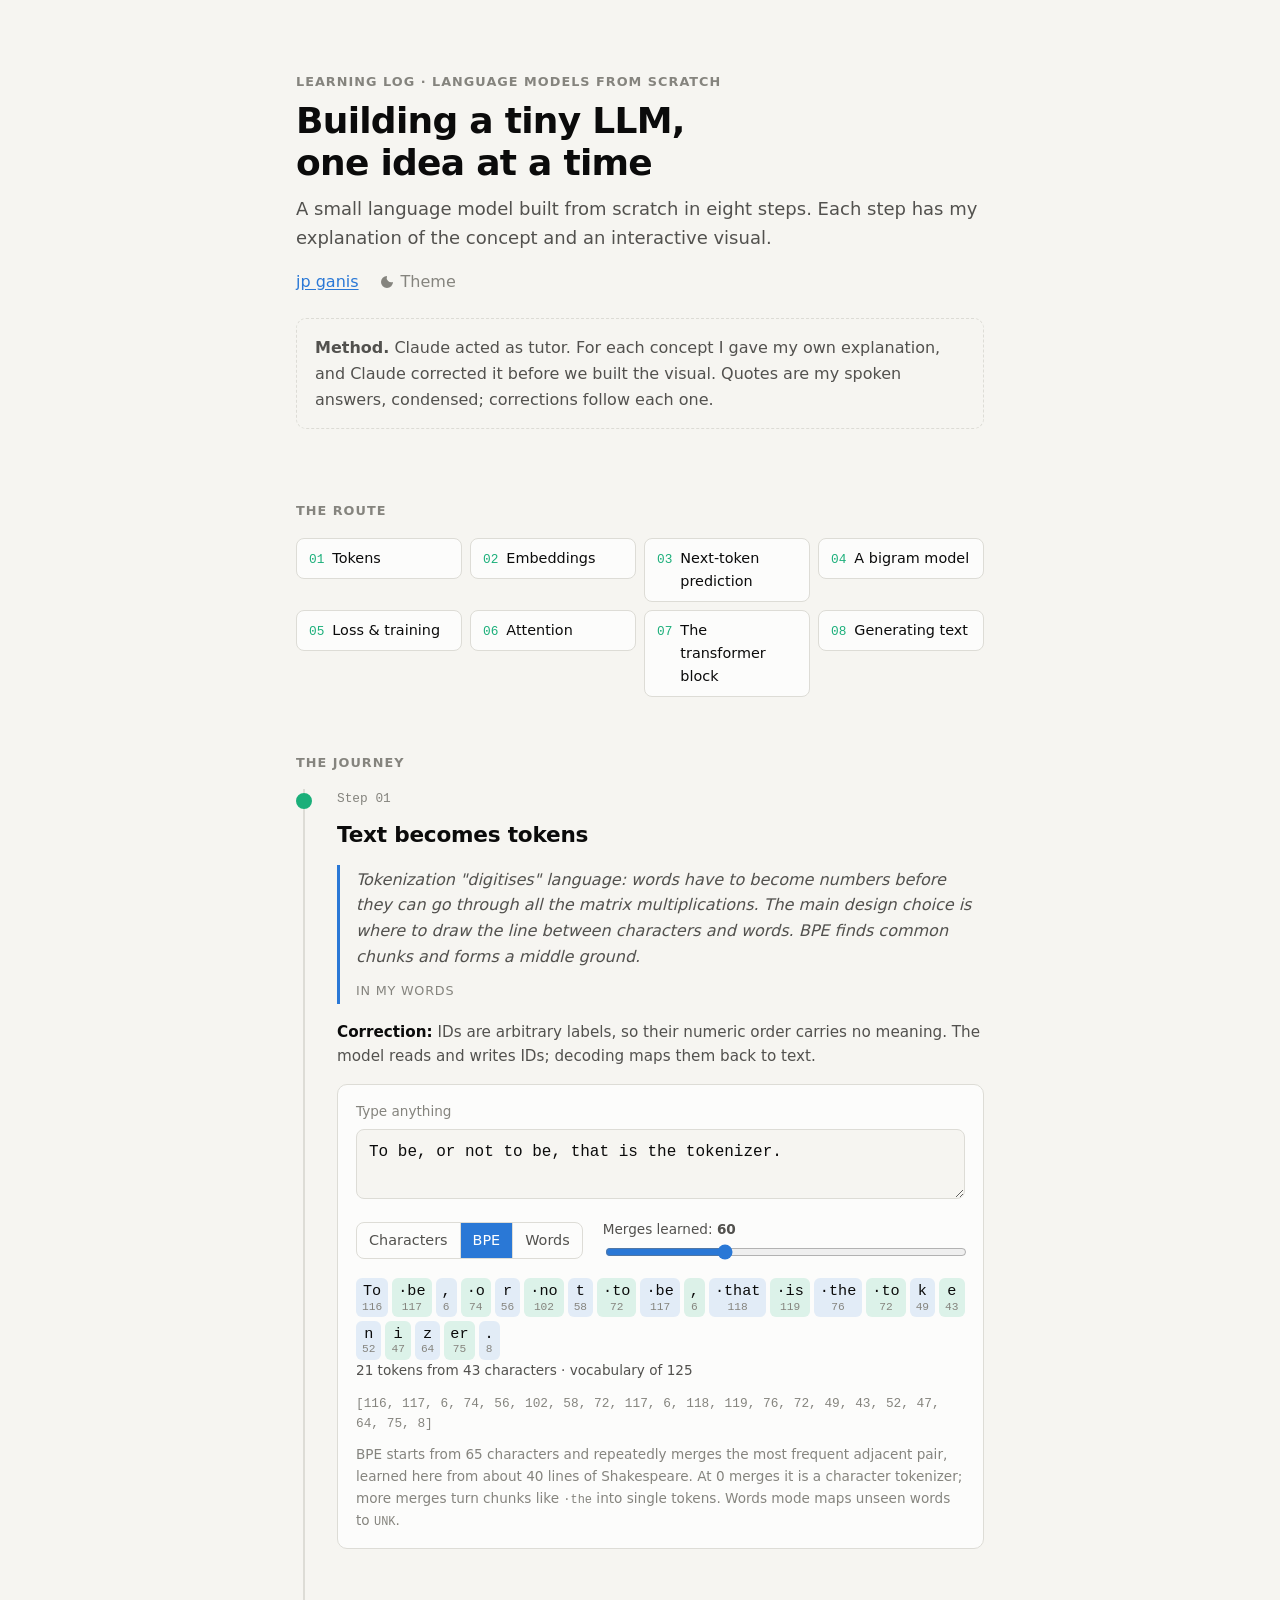
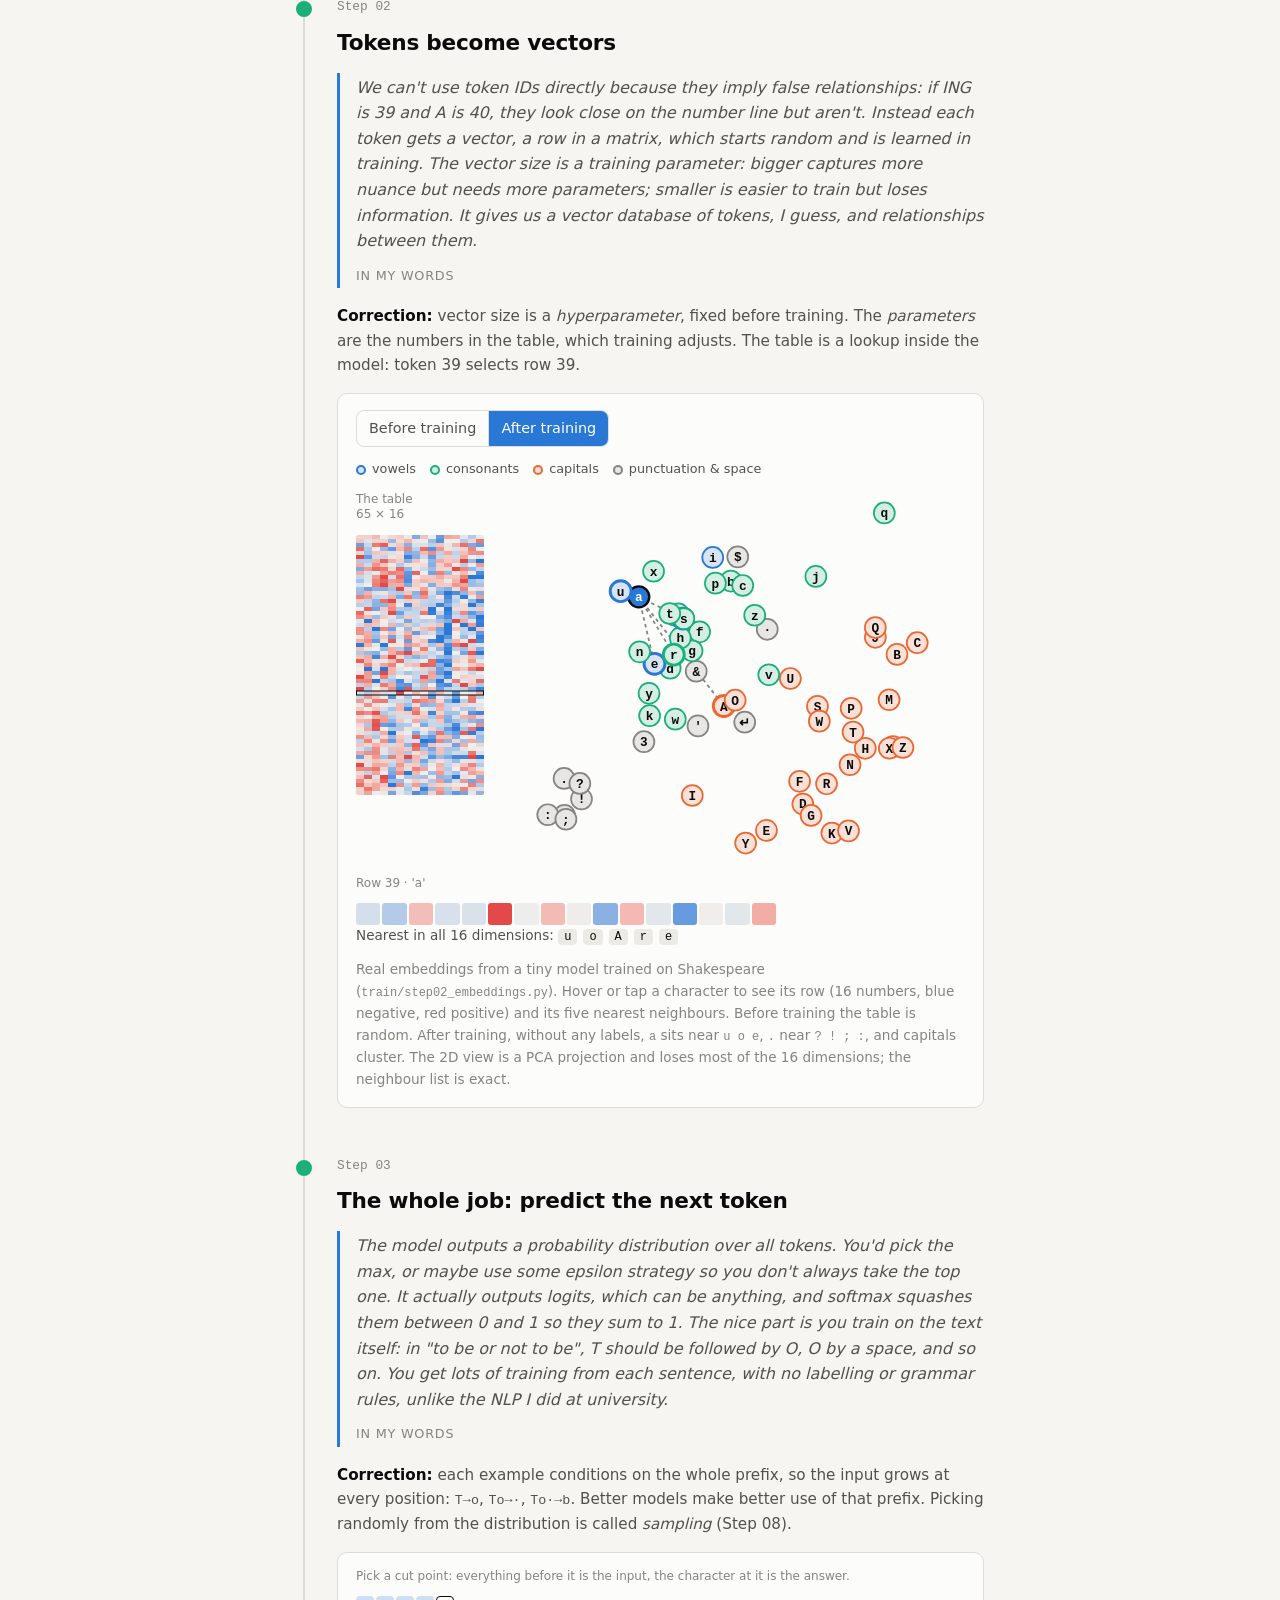
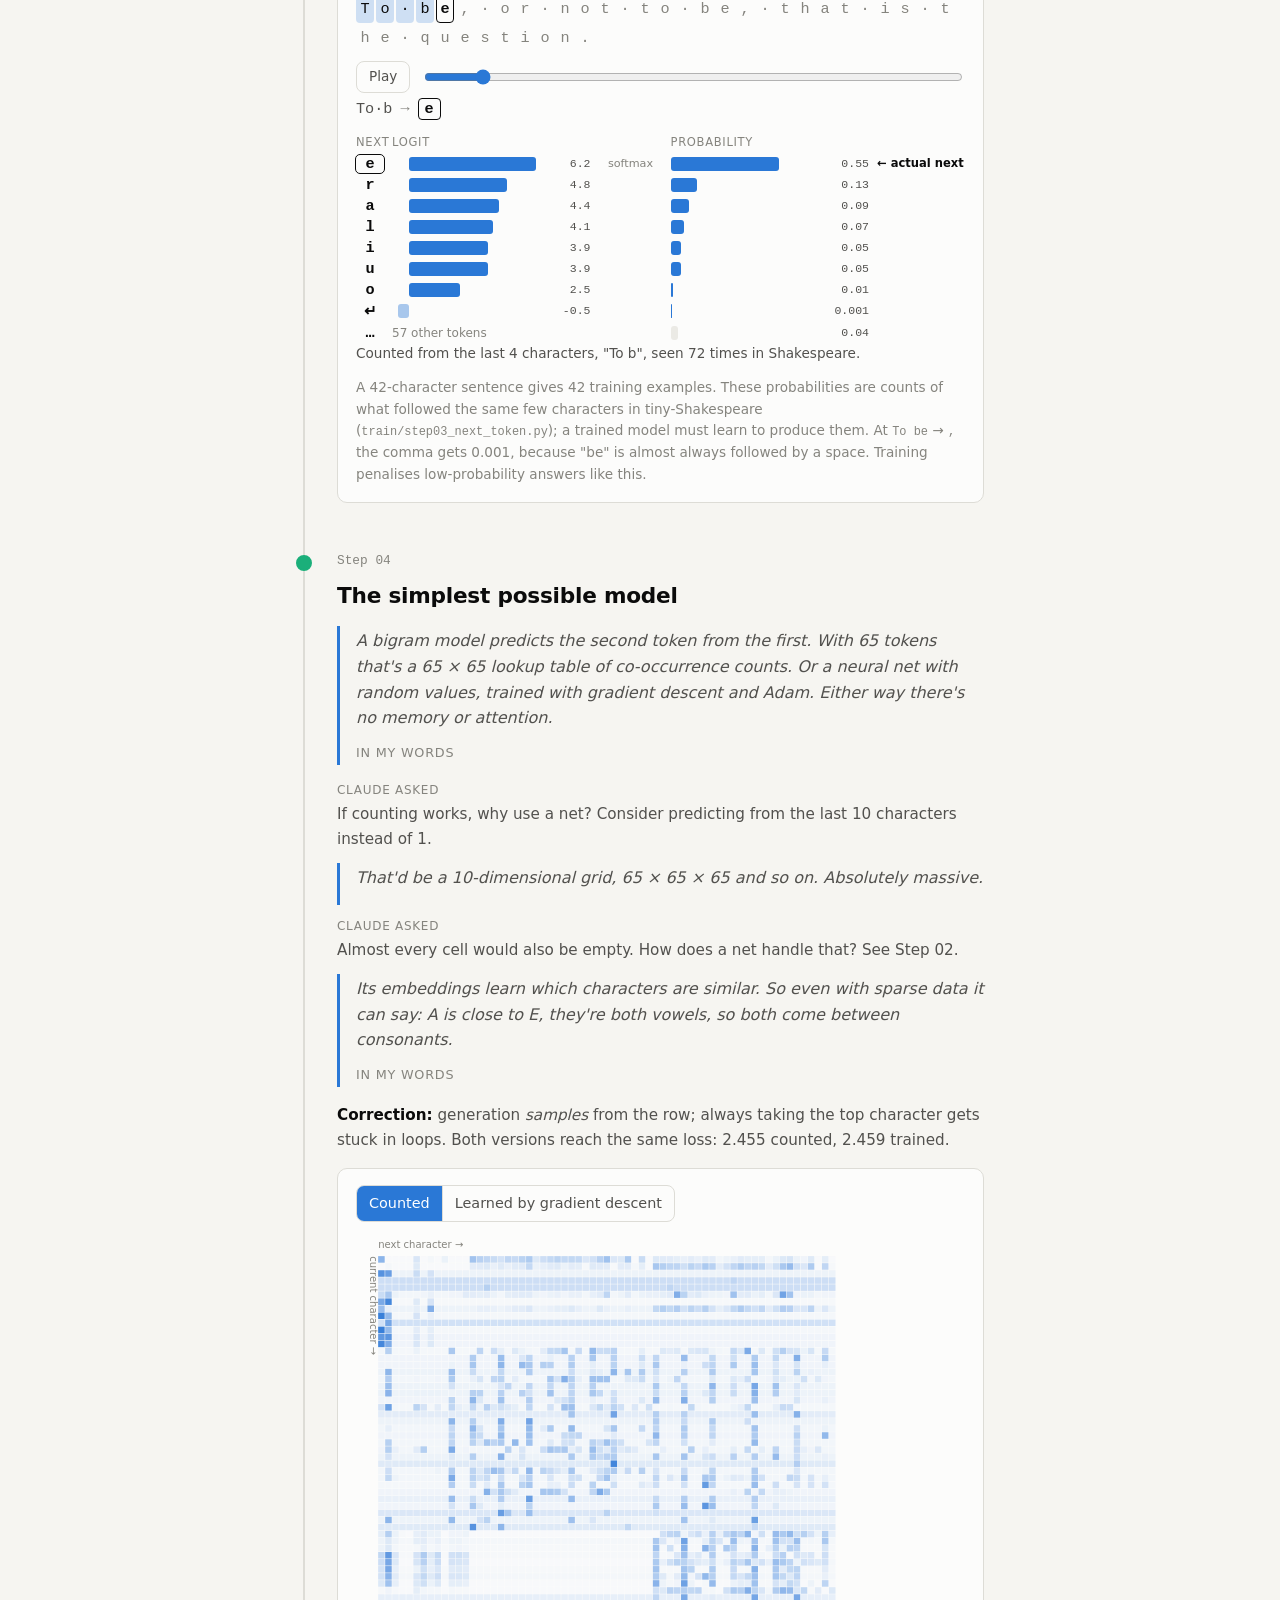
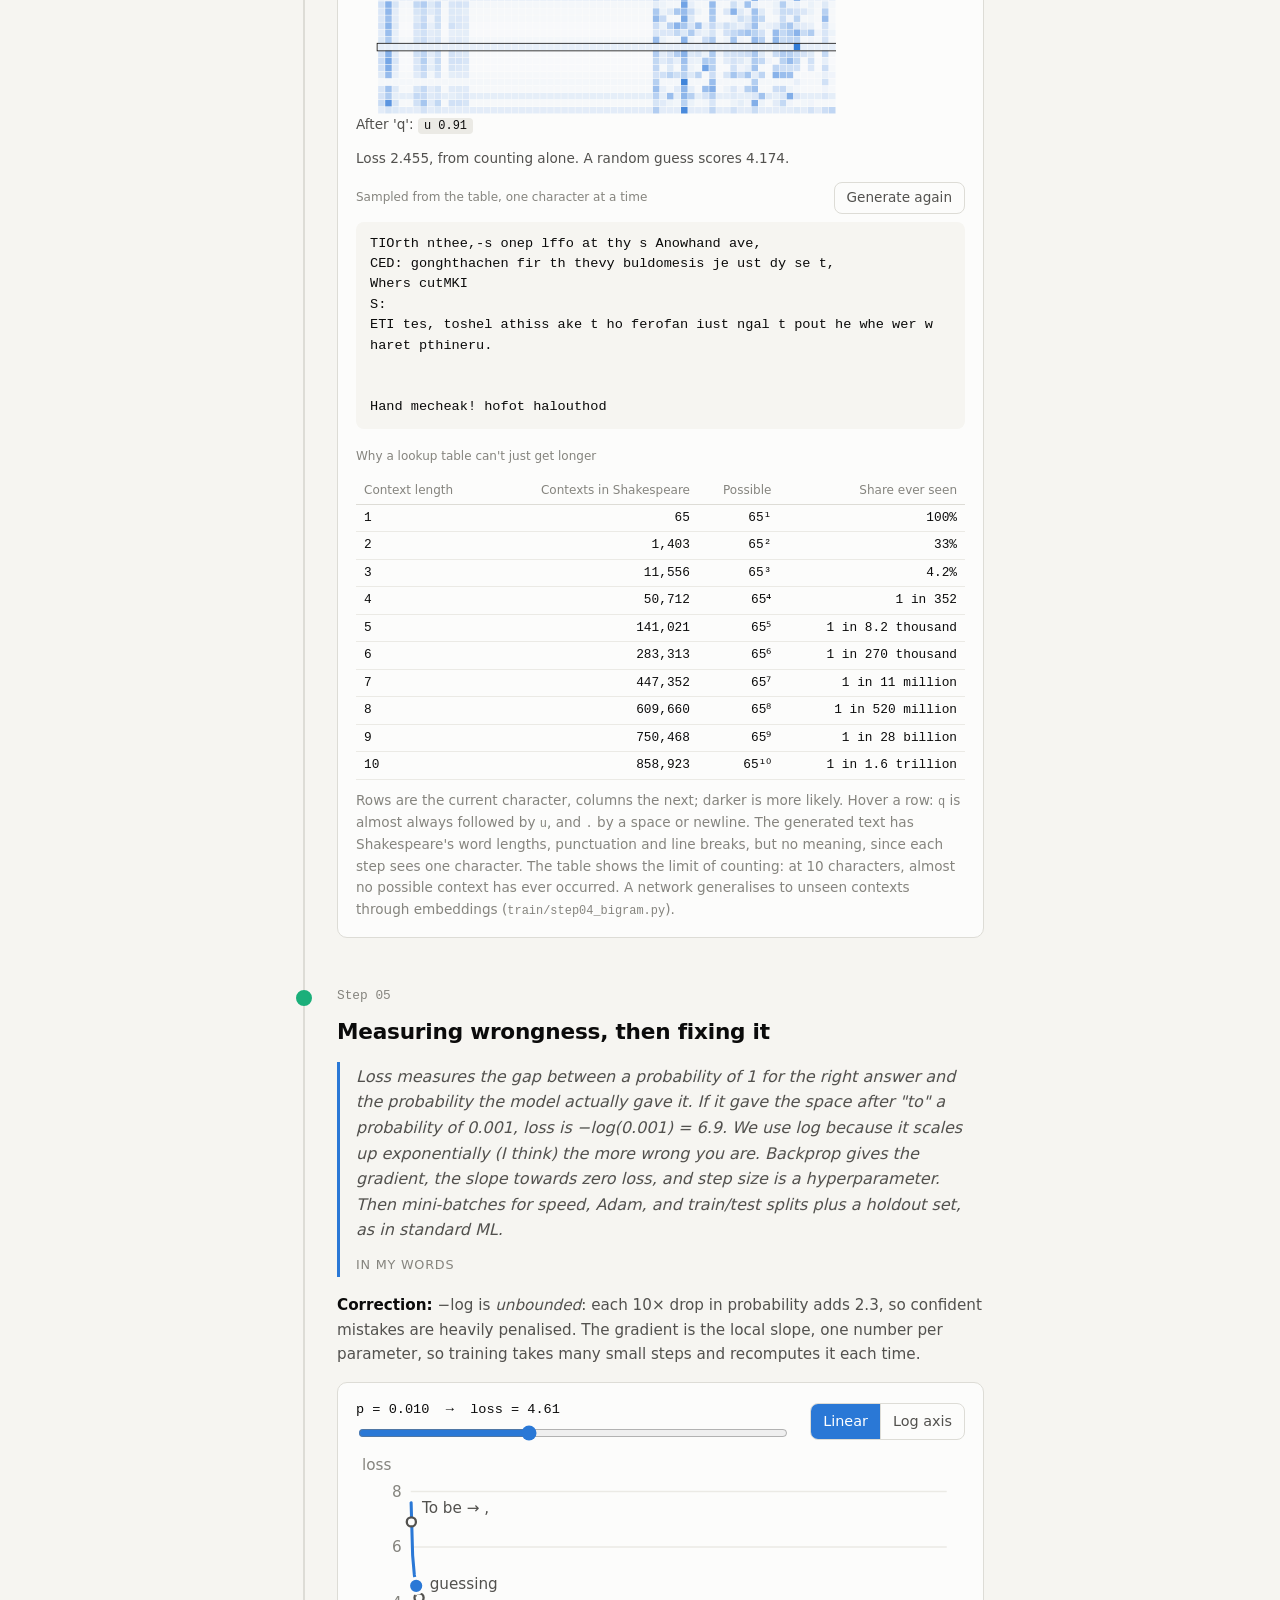
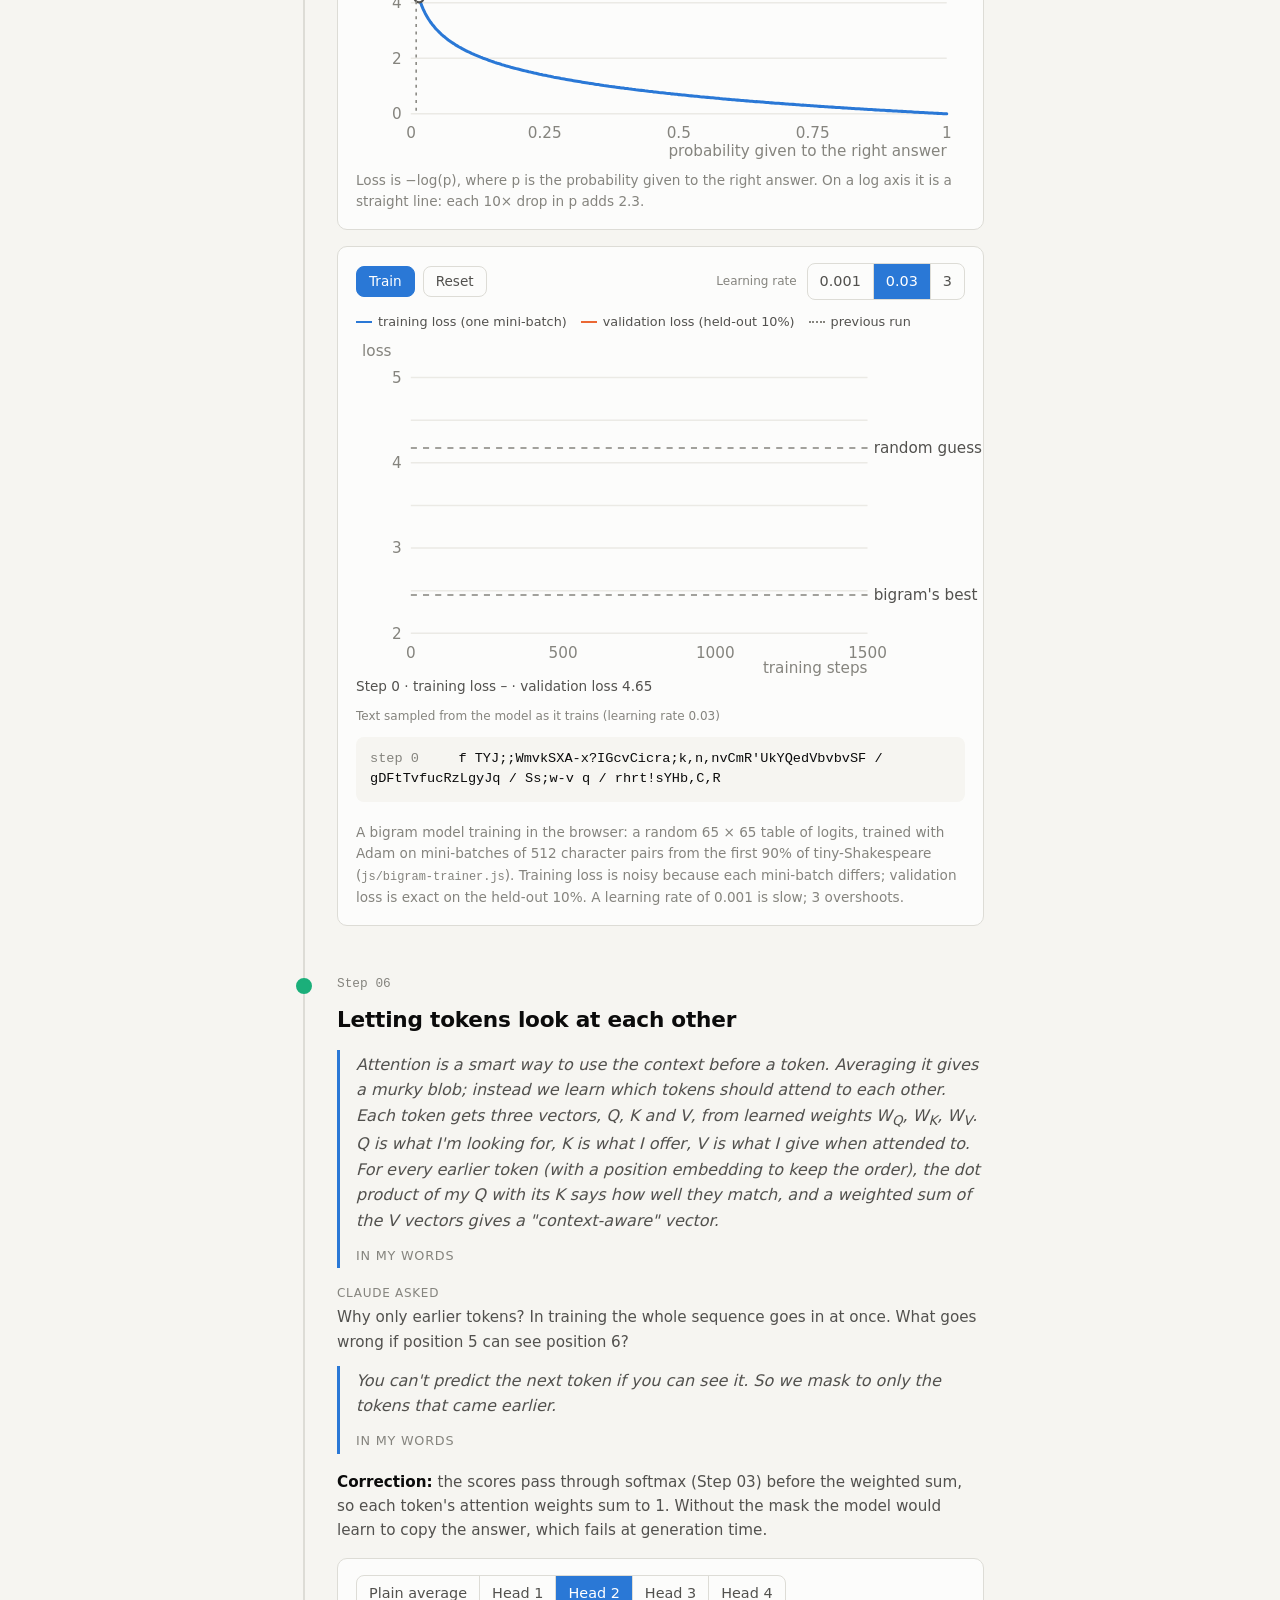
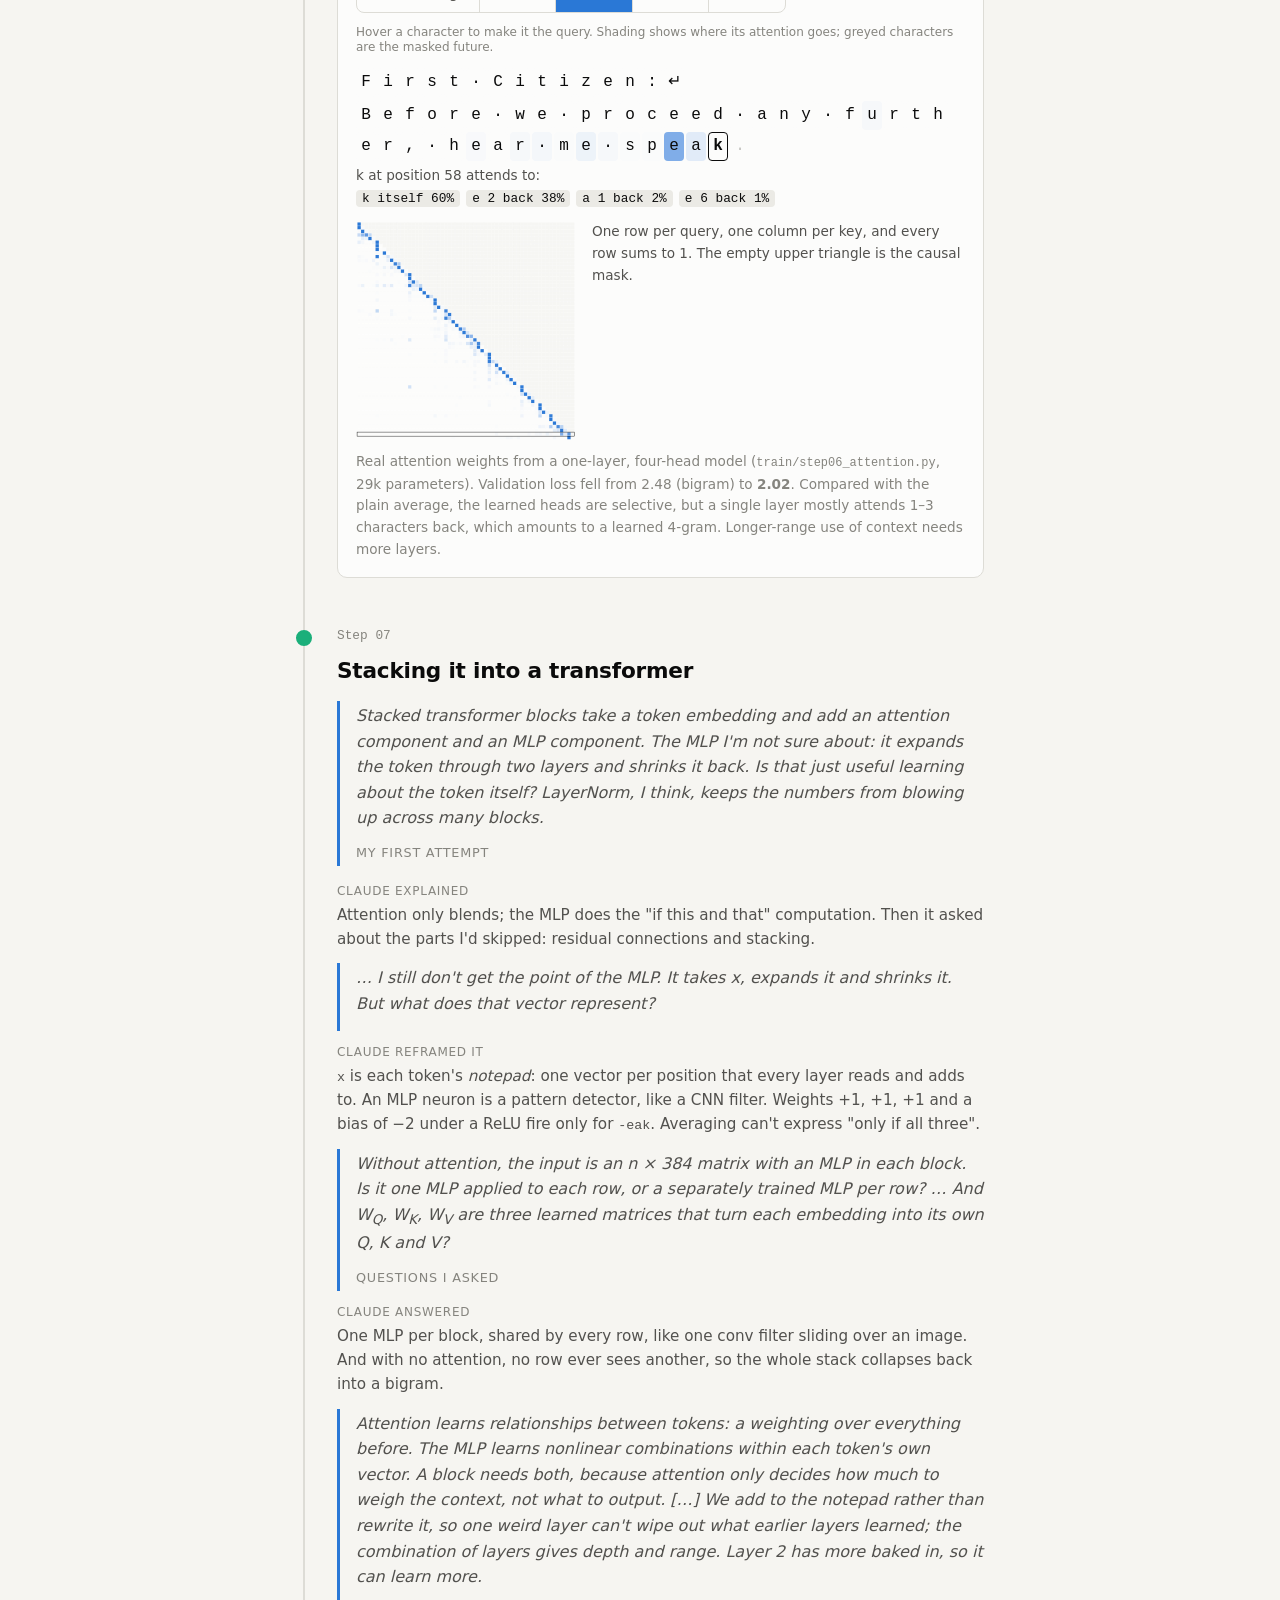
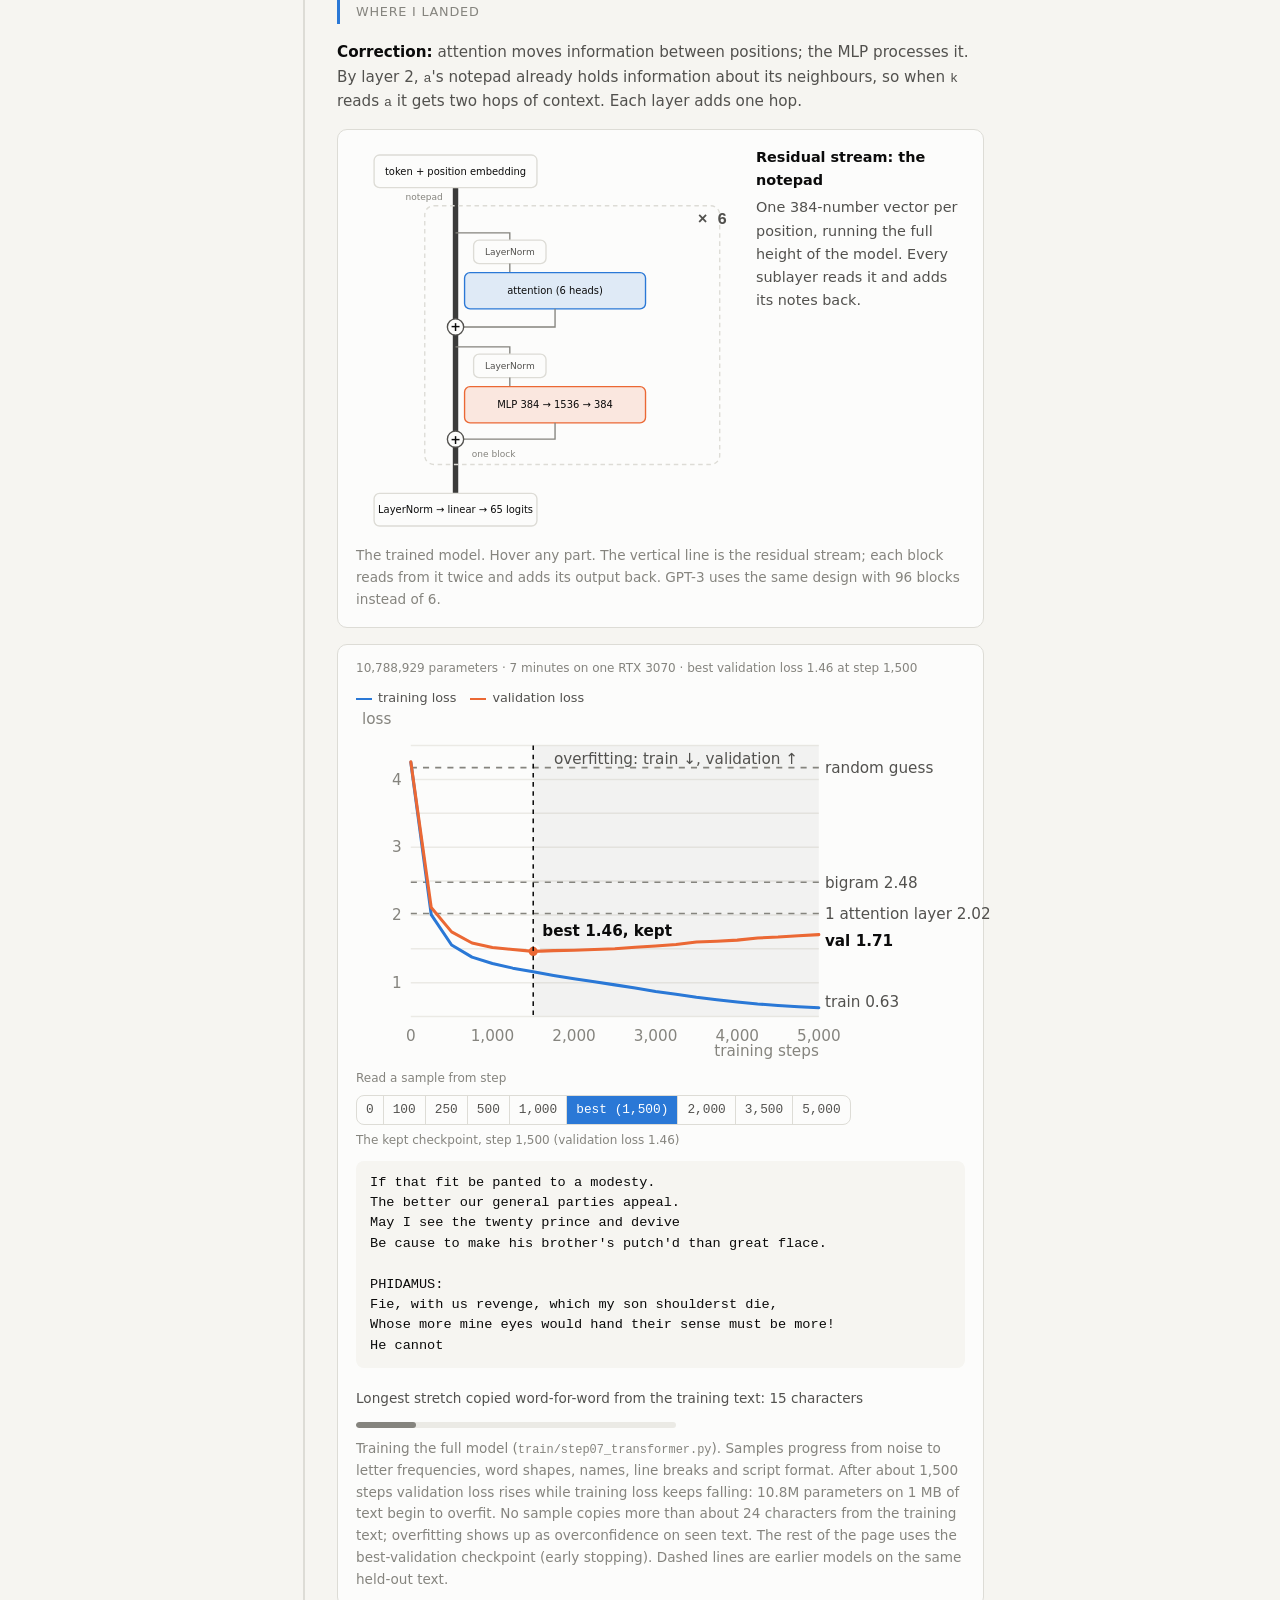
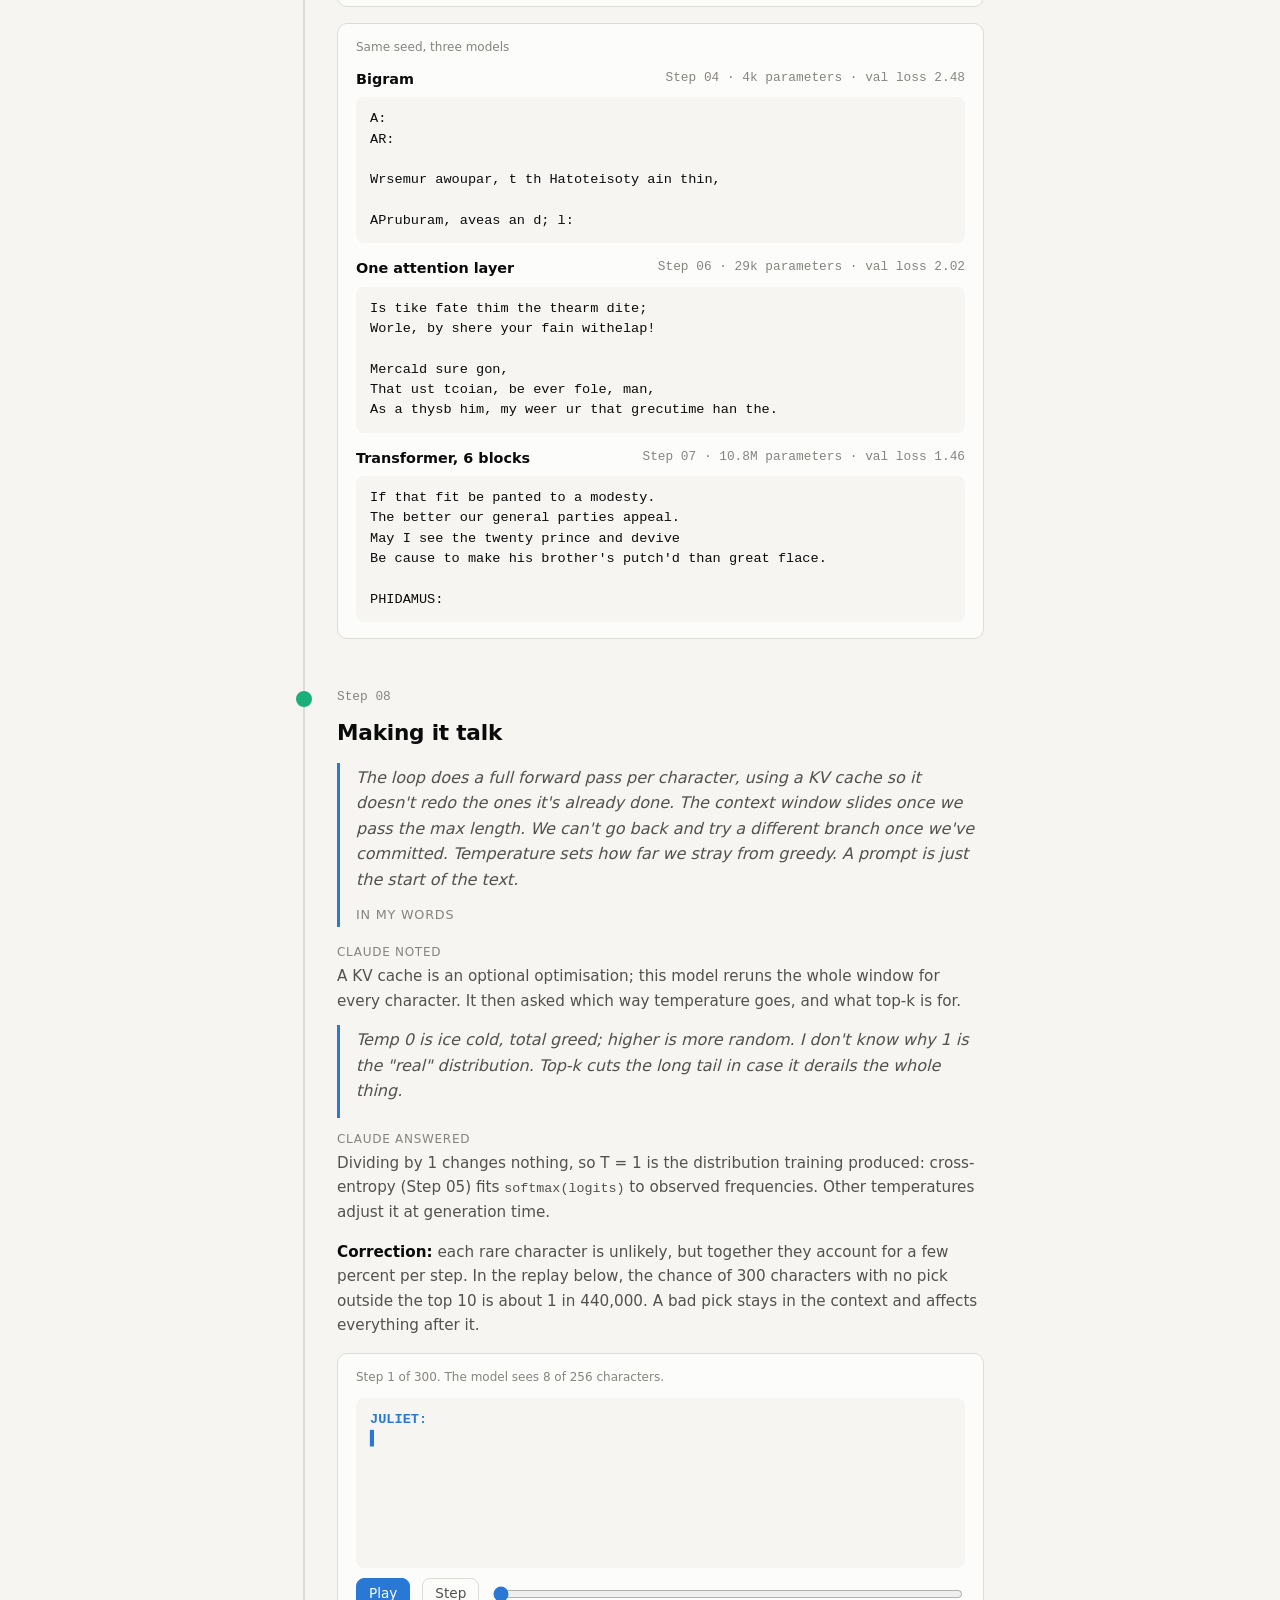
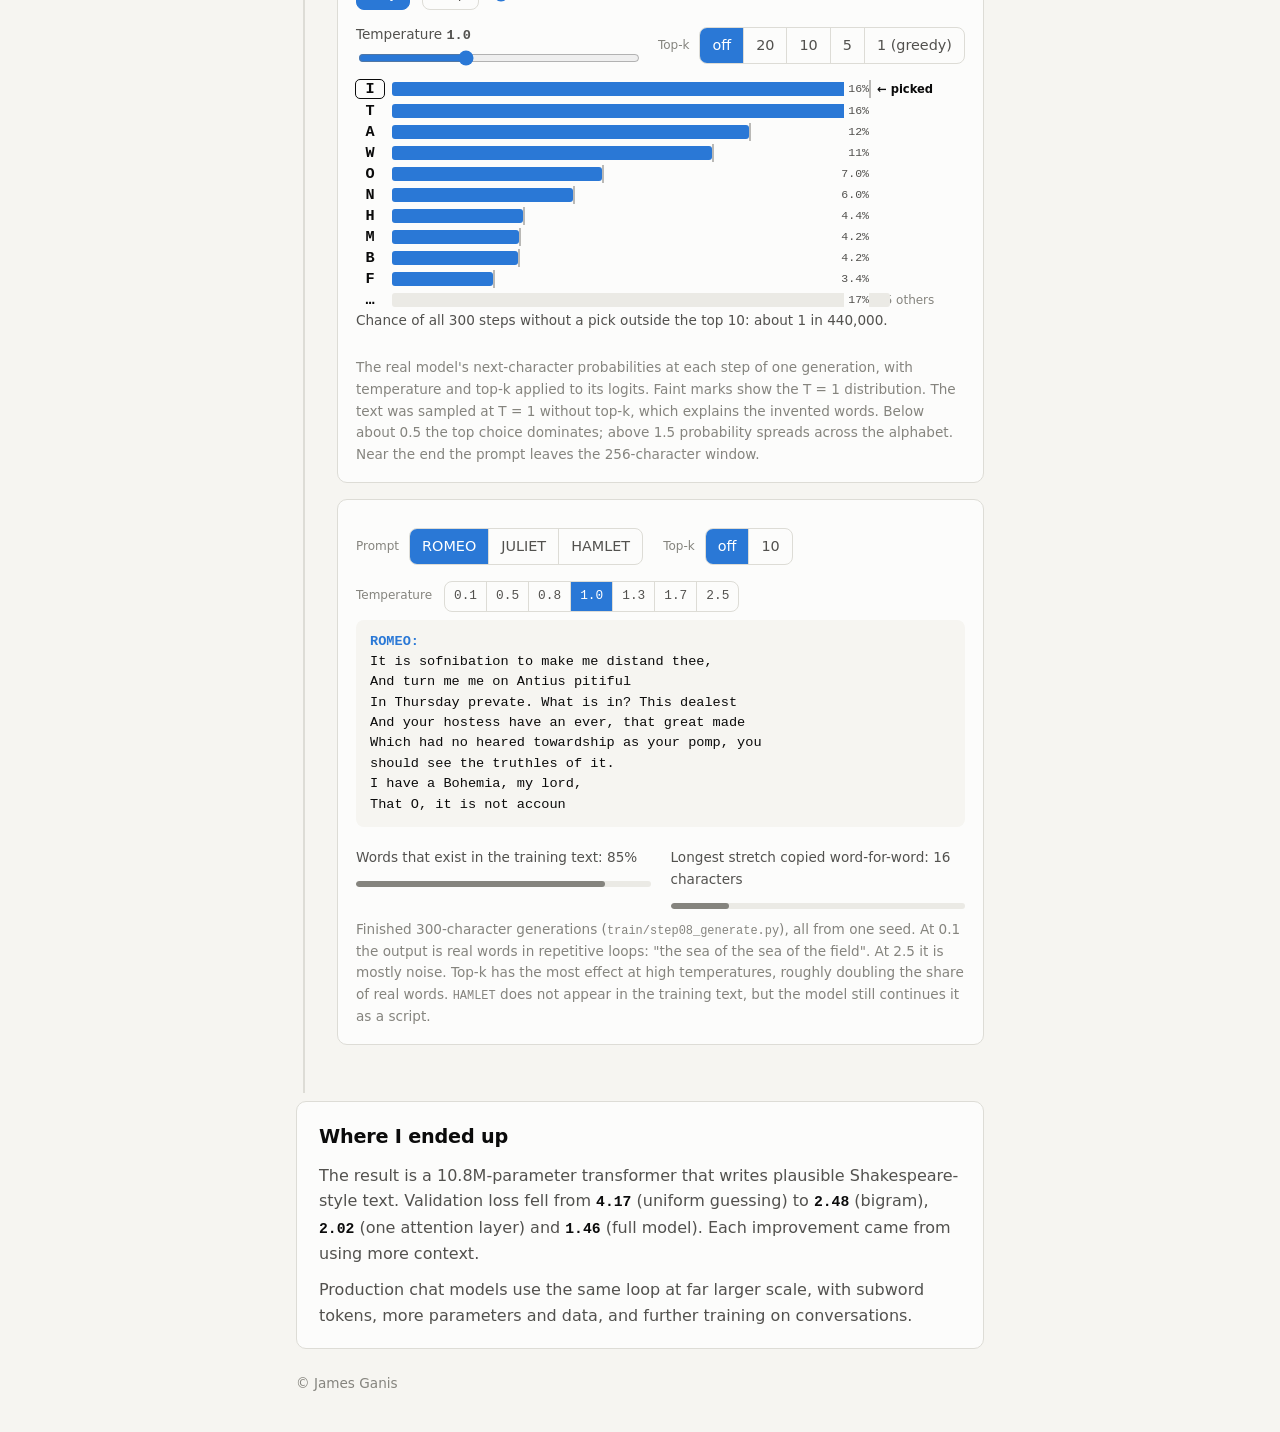
<file: slm/index.html>
<!doctype html>
<html lang="en">
<head>
  <meta charset="utf-8">
  <meta name="viewport" content="width=device-width, initial-scale=1">
  <title>Building a Tiny LLM</title>
  <meta name="author" content="James Ganis">
  <meta name="description" content="By James Ganis. Building a small language model from scratch, one concept at a time, with an interactive visual for each.">
  <link rel="canonical" href="https://jpganis.com/slm/">
  <meta property="og:title" content="Building a Tiny LLM">
  <meta property="og:description" content="A learning log from tokens to a 10.8M-parameter transformer trained on Shakespeare, with an interactive visual for each step.">
  <meta property="og:type" content="website">
  <meta property="og:url" content="https://jpganis.com/slm/">
  <link rel="icon" href="data:image/svg+xml,%3Csvg xmlns='http://www.w3.org/2000/svg' viewBox='0 0 32 32'%3E%3Ccircle cx='16' cy='16' r='11' fill='none' stroke='%232a78d6' stroke-width='3'/%3E%3Ccircle cx='27' cy='16' r='3' fill='%23eb6834'/%3E%3C/svg%3E">
  <link rel="stylesheet" href="style.css">
  <script>
    try { const t = localStorage.getItem("theme"); if (t) document.documentElement.dataset.theme = t; } catch (e) {}
  </script>
</head>
<body>
  <div class="wrap">
    <header class="hero">
      <p class="eyebrow">Learning log · language models from scratch</p>
      <h1>Building a tiny LLM, one idea at a time</h1>
      <p class="lede">
        A small language model built from scratch in eight steps. Each step has my explanation
        of the concept and an interactive visual.
      </p>
      <div class="hero-links">
        <a href="/">jp ganis</a>
        <button id="theme-toggle" class="theme-toggle" type="button" aria-label="Toggle dark mode">
          <svg viewBox="0 0 24 24" aria-hidden="true"><path d="M12 3a9 9 0 1 0 9 9 7 7 0 0 1-9-9z"/></svg>
          <span>Theme</span>
        </button>
      </div>

      <div class="method">
        <p><strong>Method.</strong> Claude acted as tutor. For each concept I gave my own
        explanation, and Claude corrected it before we built the visual. Quotes are my spoken
        answers, condensed; corrections follow each one.</p>
      </div>
    </header>

    <nav class="roadmap" aria-labelledby="roadmap-h">
      <h2 id="roadmap-h">The route</h2>
      <ol>
        <li class="done"><a href="#tokens"><span class="n">01</span> Tokens</a></li>
        <li class="done"><a href="#embeddings"><span class="n">02</span> Embeddings</a></li>
        <li class="done"><a href="#next-token"><span class="n">03</span> Next-token prediction</a></li>
        <li class="done"><a href="#bigram"><span class="n">04</span> A bigram model</a></li>
        <li class="done"><a href="#training"><span class="n">05</span> Loss &amp; training</a></li>
        <li class="done"><a href="#attention"><span class="n">06</span> Attention</a></li>
        <li class="done"><a href="#block"><span class="n">07</span> The transformer block</a></li>
        <li class="done"><a href="#generation"><span class="n">08</span> Generating text</a></li>
      </ol>
    </nav>

    <main class="journey" aria-labelledby="journey-h">
      <h2 id="journey-h">The journey</h2>

      <section class="step done" id="tokens">
        <p class="step-num">Step 01</p>
        <h3>Text becomes tokens</h3>
        <blockquote class="in-my-words">
          <p>Tokenization "digitises" language: words have to become numbers before they can go
          through all the matrix multiplications. The main design choice is where to draw the line
          between characters and words. BPE finds common chunks and forms a middle ground.</p>
          <cite>In my words</cite>
        </blockquote>
        <p class="refined"><strong>Correction:</strong> IDs are arbitrary labels, so their numeric
        order carries no meaning. The model reads and writes IDs; decoding maps them back to text.</p>

        <figure class="figure" id="tok-demo">
          <label class="tok-label" for="tok-input">Type anything</label>
          <textarea id="tok-input" rows="2" spellcheck="false">To be, or not to be, that is the tokenizer.</textarea>

          <div class="tok-controls">
            <div class="seg" role="group" aria-label="Tokenization scheme">
              <button type="button" data-mode="chars">Characters</button>
              <button type="button" data-mode="bpe">BPE</button>
              <button type="button" data-mode="words">Words</button>
            </div>
            <label class="tok-slider">
              <span>Merges learned: <b id="tok-merges-val">0</b></span>
              <input id="tok-merges" type="range" min="0" max="185" value="60">
            </label>
          </div>

          <div id="tok-chips" class="chips" aria-live="polite"></div>
          <p id="tok-stats" class="tok-stats"></p>
          <code id="tok-ids" class="tok-ids"></code>

          <figcaption>BPE starts from 65 characters and repeatedly merges the most frequent
          adjacent pair, learned here from about 40 lines of Shakespeare. At 0 merges it is a
          character tokenizer; more merges turn chunks like <code>·the</code> into single tokens.
          Words mode maps unseen words to <code>UNK</code>.</figcaption>
        </figure>
      </section>

      <section class="step done" id="embeddings">
        <p class="step-num">Step 02</p>
        <h3>Tokens become vectors</h3>
        <blockquote class="in-my-words">
          <p>We can't use token IDs directly because they imply false relationships: if ING is 39
          and A is 40, they look close on the number line but aren't. Instead each token gets a
          vector, a row in a matrix, which starts random and is learned in training. The vector
          size is a training parameter: bigger captures more nuance but needs more parameters;
          smaller is easier to train but loses information. It gives us a vector database of
          tokens, I guess, and relationships between them.</p>
          <cite>In my words</cite>
        </blockquote>
        <p class="refined"><strong>Correction:</strong> vector size is a
        <em>hyperparameter</em>, fixed before training. The <em>parameters</em> are the numbers
        in the table, which training adjusts. The table is a lookup inside the model: token 39
        selects row 39.</p>

        <figure class="figure" id="emb-demo">
          <div class="emb-top">
            <div class="seg" role="group" aria-label="Embedding table state">
              <button type="button" data-emb="init">Before training</button>
              <button type="button" data-emb="trained">After training</button>
            </div>
            <ul class="legend" aria-label="Legend">
              <li><span class="sw vowel"></span>vowels</li>
              <li><span class="sw consonant"></span>consonants</li>
              <li><span class="sw upper"></span>capitals</li>
              <li><span class="sw other"></span>punctuation &amp; space</li>
            </ul>
          </div>

          <div class="emb-grid">
            <div class="emb-table-wrap">
              <p class="mini-label">The table<br>65 × 16</p>
              <svg id="emb-table" role="img" aria-label="Embedding table heatmap, one row per token"></svg>
            </div>
            <svg id="emb-plot" viewBox="0 0 400 320" role="group" aria-label="Every token's vector, projected to 2D"></svg>
          </div>

          <div class="emb-row">
            <p class="mini-label" id="emb-row-label">Row</p>
            <div id="emb-row-cells" class="emb-row-cells"></div>
            <p class="emb-nbrs">Nearest in all 16 dimensions: <span id="emb-nbrs"></span></p>
          </div>

          <figcaption>Real embeddings from a tiny model trained on Shakespeare
          (<code>train/step02_embeddings.py</code>). Hover or tap a character to see its row
          (16 numbers, blue negative, red positive) and its five nearest neighbours. Before
          training the table is random. After training, without any labels, <code>a</code> sits
          near <code>u o e</code>, <code>.</code> near <code>? ! ; :</code>, and capitals
          cluster. The 2D view is a PCA projection and loses most of the 16 dimensions; the
          neighbour list is exact.</figcaption>
        </figure>
      </section>

      <section class="step done" id="next-token">
        <p class="step-num">Step 03</p>
        <h3>The whole job: predict the next token</h3>
        <blockquote class="in-my-words">
          <p>The model outputs a probability distribution over all tokens. You'd pick the max, or
          maybe use some epsilon strategy so you don't always take the top one. It actually outputs
          logits, which can be anything, and softmax squashes them between 0 and 1 so they sum to
          1. The nice part is you train on the text itself: in "to be or not to be", T should be
          followed by O, O by a space, and so on. You get lots of training from each sentence, with
          no labelling or grammar rules, unlike the NLP I did at university.</p>
          <cite>In my words</cite>
        </blockquote>
        <p class="refined"><strong>Correction:</strong> each example conditions on the whole
        prefix, so the input grows at every position: <code>T→o</code>, <code>To→·</code>,
        <code>To·→b</code>. Better models make better use of that prefix. Picking randomly from
        the distribution is called <em>sampling</em> (Step 08).</p>

        <figure class="figure" id="nt-demo">
          <p class="mini-label">Pick a cut point: everything before it is the input, the character at it is the answer.</p>
          <div id="nt-strip" class="nt-strip"></div>
          <div class="nt-controls">
            <button id="nt-play" class="nt-play" type="button">Play</button>
            <input id="nt-pos" type="range" min="0" value="4" aria-label="Cut point">
          </div>

          <p class="nt-example" id="nt-example" aria-live="polite"></p>
          <div id="nt-rows" class="nt-rows"></div>
          <p class="nt-ctx" id="nt-ctx"></p>

          <figcaption>A 42-character sentence gives 42 training examples. These probabilities
          are counts of what followed the same few characters in tiny-Shakespeare
          (<code>train/step03_next_token.py</code>); a trained model must learn to produce them.
          At <code>To be</code> → <code>,</code> the comma gets 0.001, because "be" is almost
          always followed by a space. Training penalises low-probability answers like this.</figcaption>
        </figure>
      </section>

      <section class="step done" id="bigram">
        <p class="step-num">Step 04</p>
        <h3>The simplest possible model</h3>
        <blockquote class="in-my-words">
          <p>A bigram model predicts the second token from the first. With 65 tokens that's a
          65 × 65 lookup table of co-occurrence counts. Or a neural net with random values, trained
          with gradient descent and Adam. Either way there's no memory or attention.</p>
          <cite>In my words</cite>
        </blockquote>

        <div class="exchange">
          <p class="ask"><span>Claude asked</span> If counting works, why use a net? Consider
          predicting from the last 10 characters instead of 1.</p>
          <blockquote class="in-my-words">
            <p>That'd be a 10-dimensional grid, 65 × 65 × 65 and so on. Absolutely massive.</p>
          </blockquote>
          <p class="ask"><span>Claude asked</span> Almost every cell would also be empty. How
          does a net handle that? See Step 02.</p>
          <blockquote class="in-my-words">
            <p>Its embeddings learn which characters are similar. So even with sparse data it can
            say: A is close to E, they're both vowels, so both come between consonants.</p>
            <cite>In my words</cite>
          </blockquote>
        </div>

        <p class="refined"><strong>Correction:</strong> generation <em>samples</em> from the row;
        always taking the top character gets stuck in loops. Both versions reach the same loss:
        2.455 counted, 2.459 trained.</p>

        <figure class="figure" id="bg-demo">
          <div class="emb-top">
            <div class="seg" role="group" aria-label="How the table was built">
              <button type="button" data-bg="count">Counted</button>
              <button type="button" data-bg="neural">Learned by gradient descent</button>
            </div>
          </div>

          <svg id="bg-heat" class="bg-heat" role="img" aria-label="65 by 65 grid of next-character probabilities"></svg>
          <p class="bg-readout" id="bg-readout" aria-live="polite"></p>
          <p class="bg-loss" id="bg-loss"></p>

          <div class="bg-gen-head">
            <p class="mini-label">Sampled from the table, one character at a time</p>
            <button id="bg-generate" class="nt-play" type="button">Generate again</button>
          </div>
          <pre id="bg-gen" class="bg-gen"></pre>

          <p class="mini-label bg-sparse-label">Why a lookup table can't just get longer</p>
          <div class="bg-sparse-wrap">
            <table class="bg-sparse">
              <thead><tr><th>Context length</th><th>Contexts in Shakespeare</th><th>Possible</th><th>Share ever seen</th></tr></thead>
              <tbody id="bg-sparse"></tbody>
            </table>
          </div>

          <figcaption>Rows are the current character, columns the next; darker is more likely.
          Hover a row: <code>q</code> is almost always followed by <code>u</code>, and
          <code>.</code> by a space or newline. The generated text has Shakespeare's word lengths,
          punctuation and line breaks, but no meaning, since each step sees one character. The
          table shows the limit of counting: at 10 characters, almost no possible context has
          ever occurred. A network generalises to unseen contexts through embeddings
          (<code>train/step04_bigram.py</code>).</figcaption>
        </figure>
      </section>

      <section class="step done" id="training">
        <p class="step-num">Step 05</p>
        <h3>Measuring wrongness, then fixing it</h3>
        <blockquote class="in-my-words">
          <p>Loss measures the gap between a probability of 1 for the right answer and the
          probability the model actually gave it. If it gave the space after "to" a probability of
          0.001, loss is −log(0.001) = 6.9. We use log because it scales up exponentially (I think)
          the more wrong you are. Backprop gives the gradient, the slope towards zero loss, and step
          size is a hyperparameter. Then mini-batches for speed, Adam, and train/test splits plus a
          holdout set, as in standard ML.</p>
          <cite>In my words</cite>
        </blockquote>
        <p class="refined"><strong>Correction:</strong> −log is <em>unbounded</em>: each 10×
        drop in probability adds 2.3, so confident mistakes are heavily penalised. The gradient
        is the local slope, one number per parameter, so training takes many small steps and
        recomputes it each time.</p>

        <figure class="figure" id="loss-demo">
          <div class="emb-top">
            <label class="loss-slider">
              <span id="loss-out" class="loss-out"></span>
              <input id="loss-p" type="range" min="-3.3" max="0" step="0.01" value="-2"
                aria-label="Probability given to the right answer (log scale)">
            </label>
            <div class="seg" role="group" aria-label="x-axis scale">
              <button type="button" data-axis="linear">Linear</button>
              <button type="button" data-axis="log">Log axis</button>
            </div>
          </div>
          <svg id="loss-plot" class="ch" viewBox="0 0 400 200" role="img" aria-label="Loss equals minus log of the probability given to the correct token"></svg>
          <figcaption>Loss is −log(p), where p is the probability given to the right answer. On a
          log axis it is a straight line: each 10× drop in p adds 2.3.</figcaption>
        </figure>

        <figure class="figure" id="train-demo">
          <div class="emb-top">
            <div class="train-buttons">
              <button id="train-run" class="nt-play primary" type="button">Train</button>
              <button id="train-reset" class="nt-play" type="button">Reset</button>
            </div>
            <div class="lr-pick">
              <span class="mini-label">Learning rate</span>
              <div class="seg" role="group" aria-label="Learning rate">
                <button type="button" data-lr="0.001">0.001</button>
                <button type="button" data-lr="0.03">0.03</button>
                <button type="button" data-lr="3">3</button>
              </div>
            </div>
          </div>

          <ul class="legend" aria-label="Legend">
            <li><span class="ln series-1"></span>training loss (one mini-batch)</li>
            <li><span class="ln series-2"></span>validation loss (held-out 10%)</li>
            <li><span class="ln ghost"></span>previous run</li>
          </ul>
          <div class="ch-wrap">
            <svg id="train-plot" class="ch" viewBox="0 0 400 220" role="img" aria-label="Loss over training steps"></svg>
            <div id="train-tip" class="ch-tip" hidden></div>
          </div>
          <p id="train-stats" class="bg-loss" aria-live="polite"></p>

          <p class="mini-label" id="train-sample-head"></p>
          <div id="train-sample" class="bg-gen train-sample"></div>

          <figcaption>A bigram model training in the browser: a random 65 × 65 table of logits,
          trained with Adam on mini-batches of 512 character pairs from the first 90% of
          tiny-Shakespeare (<code>js/bigram-trainer.js</code>). Training loss is noisy because
          each mini-batch differs; validation loss is exact on the held-out 10%. A learning rate
          of 0.001 is slow; 3 overshoots.</figcaption>
        </figure>
      </section>

      <section class="step done" id="attention">
        <p class="step-num">Step 06</p>
        <h3>Letting tokens look at each other</h3>
        <blockquote class="in-my-words">
          <p>Attention is a smart way to use the context before a token. Averaging it gives a murky
          blob; instead we learn which tokens should attend to each other. Each token gets three
          vectors, Q, K and V, from learned weights W<sub>Q</sub>, W<sub>K</sub>, W<sub>V</sub>.
          Q is what I'm looking for, K is what I offer, V is what I give when attended to. For
          every earlier token (with a position embedding to keep the order), the dot product of
          my Q with its K says how well they match, and a weighted sum of the V vectors gives a
          "context-aware" vector.</p>
          <cite>In my words</cite>
        </blockquote>

        <div class="exchange">
          <p class="ask"><span>Claude asked</span> Why only earlier tokens? In training the whole
          sequence goes in at once. What goes wrong if position 5 can see position 6?</p>
          <blockquote class="in-my-words">
            <p>You can't predict the next token if you can see it. So we mask to only the tokens
            that came earlier.</p>
            <cite>In my words</cite>
          </blockquote>
        </div>

        <p class="refined"><strong>Correction:</strong> the scores pass through softmax
        (Step 03) before the weighted sum, so each token's attention weights sum to 1. Without
        the mask the model would learn to copy the answer, which fails at generation time.</p>

        <figure class="figure" id="attn-demo">
          <div class="emb-top">
            <div class="seg" role="group" aria-label="Attention head">
              <button type="button" data-head="avg">Plain average</button>
              <button type="button" data-head="0">Head 1</button>
              <button type="button" data-head="1">Head 2</button>
              <button type="button" data-head="2">Head 3</button>
              <button type="button" data-head="3">Head 4</button>
            </div>
          </div>

          <p class="mini-label">Hover a character to make it the query. Shading shows where its attention goes; greyed characters are the masked future.</p>
          <div id="attn-strip" class="attn-strip"></div>
          <p id="attn-readout" class="bg-readout attn-readout" aria-live="polite"></p>

          <div class="attn-lower">
            <svg id="attn-matrix" class="attn-matrix" role="img" aria-label="Attention matrix: rows are queries, columns are keys; the upper triangle is masked"></svg>
            <p class="attn-matrix-note">One row per query, one column per key, and every row sums
            to 1. The empty upper triangle is the causal mask.</p>
          </div>

          <figcaption>Real attention weights from a one-layer, four-head model
          (<code>train/step06_attention.py</code>, 29k parameters). Validation loss fell from 2.48
          (bigram) to <b>2.02</b>. Compared with the plain average, the learned heads are
          selective, but a single layer mostly attends 1–3 characters back, which amounts to a
          learned 4-gram. Longer-range use of context needs more layers.</figcaption>
        </figure>
      </section>

      <section class="step done" id="block">
        <p class="step-num">Step 07</p>
        <h3>Stacking it into a transformer</h3>
        <blockquote class="in-my-words">
          <p>Stacked transformer blocks take a token embedding and add an attention component and
          an MLP component. The MLP I'm not sure about: it expands the token through two layers
          and shrinks it back. Is that just useful learning about the token itself? LayerNorm, I
          think, keeps the numbers from blowing up across many blocks.</p>
          <cite>My first attempt</cite>
        </blockquote>

        <div class="exchange">
          <p class="ask"><span>Claude explained</span> Attention only blends; the MLP does the
          "if this and that" computation. Then it asked about the parts I'd skipped: residual
          connections and stacking.</p>
          <blockquote class="in-my-words">
            <p>&hellip; I still don't get the point of the MLP. It takes x, expands it and shrinks
            it. But what does that vector represent?</p>
          </blockquote>
          <p class="ask"><span>Claude reframed it</span> <code>x</code> is each token's
          <em>notepad</em>: one vector per position that every layer reads and adds to. An MLP
          neuron is a pattern detector, like a CNN filter. Weights +1, +1, +1 and a bias of −2
          under a ReLU fire only for <code>-eak</code>. Averaging can't express "only if all
          three".</p>
          <blockquote class="in-my-words">
            <p>Without attention, the input is an n × 384 matrix with an MLP in each block. Is it
            one MLP applied to each row, or a separately trained MLP per row? &hellip; And
            W<sub>Q</sub>, W<sub>K</sub>, W<sub>V</sub> are three learned matrices that turn each
            embedding into its own Q, K and V?</p>
            <cite>Questions I asked</cite>
          </blockquote>
          <p class="ask"><span>Claude answered</span> One MLP per block, shared by every row, like
          one conv filter sliding over an image. And with no attention, no row ever sees another,
          so the whole stack collapses back into a bigram.</p>
          <blockquote class="in-my-words">
            <p>Attention learns relationships between tokens: a weighting over everything before.
            The MLP learns nonlinear combinations within each token's own vector. A block needs
            both, because attention only decides how much to weigh the context, not what to
            output. [&hellip;] We add to the notepad rather than rewrite it, so one weird layer
            can't wipe out what earlier layers learned; the combination of layers gives depth and
            range. Layer 2 has more baked in, so it can learn more.</p>
            <cite>Where I landed</cite>
          </blockquote>
        </div>

        <p class="refined"><strong>Correction:</strong> attention moves information between
        positions; the MLP processes it. By layer 2, <code>a</code>'s notepad already holds
        information about its neighbours, so when <code>k</code> reads <code>a</code> it gets
        two hops of context. Each layer adds one hop.</p>

        <figure class="figure" id="arch-demo">
          <div class="arch-layout">
            <svg id="arch" class="arch" viewBox="0 0 420 430" role="group" aria-label="Transformer architecture drawn as a residual stream"></svg>
            <p id="arch-info" class="arch-info" aria-live="polite"></p>
          </div>
          <figcaption>The trained model. Hover any part. The vertical line is the residual
          stream; each block reads from it twice and adds its output back. GPT-3 uses the same
          design with 96 blocks instead of 6.</figcaption>
        </figure>

        <figure class="figure" id="gpt-demo">
          <p class="mini-label" id="gpt-final"></p>
          <ul class="legend" aria-label="Legend">
            <li><span class="ln series-1"></span>training loss</li>
            <li><span class="ln series-2"></span>validation loss</li>
          </ul>
          <div class="ch-wrap">
            <svg id="gpt-plot" class="ch" viewBox="0 0 400 230" role="img" aria-label="Transformer training loss compared with earlier models"></svg>
            <div id="gpt-tip" class="ch-tip" hidden></div>
          </div>

          <div class="gpt-steps-row">
            <span class="mini-label">Read a sample from step</span>
            <div id="gpt-steps" class="seg seg-wrap" role="group" aria-label="Training step"></div>
          </div>
          <p class="mini-label" id="gpt-sample-head"></p>
          <pre id="gpt-sample" class="bg-gen"></pre>
          <p id="gpt-copied" class="gpt-copied"></p>
          <div class="gpt-meter"><span id="gpt-copied-bar"></span></div>

          <figcaption>Training the full model (<code>train/step07_transformer.py</code>). Samples
          progress from noise to letter frequencies, word shapes, names, line breaks and script
          format. After about 1,500 steps validation loss rises while training loss keeps
          falling: 10.8M parameters on 1 MB of text begin to overfit. No sample copies more than
          about 24 characters from the training text; overfitting shows up as overconfidence
          on seen text. The rest of the page uses the best-validation checkpoint (early
          stopping). Dashed lines are earlier models on the same held-out text.</figcaption>
        </figure>

        <figure class="figure">
          <p class="mini-label">Same seed, three models</p>
          <div id="journey-compare" class="journey-compare"></div>
        </figure>
      </section>

      <section class="step done" id="generation">
        <p class="step-num">Step 08</p>
        <h3>Making it talk</h3>

        <blockquote class="in-my-words">
          <p>The loop does a full forward pass per character, using a KV cache so it doesn't redo
          the ones it's already done. The context window slides once we pass the max length. We
          can't go back and try a different branch once we've committed. Temperature sets how far
          we stray from greedy. A prompt is just the start of the text.</p>
          <cite>In my words</cite>
        </blockquote>

        <div class="exchange">
          <p class="ask"><span>Claude noted</span> A KV cache is an optional optimisation; this
          model reruns the whole window for every character. It then asked which way temperature
          goes, and what top-k is for.</p>
          <blockquote class="in-my-words">
            <p>Temp 0 is ice cold, total greed; higher is more random. I don't know why 1 is the
            "real" distribution. Top-k cuts the long tail in case it derails the whole thing.</p>
          </blockquote>
          <p class="ask"><span>Claude answered</span> Dividing by 1 changes nothing, so T = 1 is
          the distribution training produced: cross-entropy (Step 05) fits
          <code>softmax(logits)</code> to observed frequencies. Other temperatures adjust it at
          generation time.</p>
        </div>

        <p class="refined"><strong>Correction:</strong> each rare character is unlikely, but
        together they account for a few percent per step. In the replay below, the chance of 300
        characters with no pick outside the top 10 is <span id="gen-survive">tiny</span>. A bad
        pick stays in the context and affects everything after it.</p>

        <figure class="figure" id="gen-demo">
          <p class="mini-label" id="gen-head"></p>
          <pre id="gen-text" class="bg-gen gen-text" aria-live="off"></pre>
          <div class="nt-controls">
            <button type="button" id="gen-play" class="nt-play primary">Play</button>
            <button type="button" id="gen-next" class="nt-play">Step</button>
            <input type="range" id="gen-pos" min="0" value="0" aria-label="Generation step">
          </div>

          <div class="tok-controls gen-dials">
            <label class="tok-slider">
              <span>Temperature <strong id="gen-t-out" class="loss-out">1.0</strong></span>
              <input type="range" id="gen-t" min="0.1" max="2.5" step="0.1" value="1">
            </label>
            <div class="lr-pick">
              <span class="mini-label">Top-k</span>
              <div id="gen-k" class="seg" role="group" aria-label="Top-k"></div>
            </div>
          </div>

          <div id="gen-rows" class="gen-rows"></div>
          <p id="gen-risk" class="gen-risk"></p>

          <figcaption>The real model's next-character probabilities at each step of one
          generation, with temperature and top-k applied to its logits. Faint marks show the
          T = 1 distribution. The text was sampled at T = 1 without top-k, which explains the
          invented words. Below about 0.5 the top choice dominates; above 1.5 probability spreads
          across the alphabet. Near the end the prompt leaves the 256-character window.</figcaption>
        </figure>

        <figure class="figure" id="dial-demo">
          <div class="tok-controls">
            <div class="lr-pick">
              <span class="mini-label">Prompt</span>
              <div id="dial-prompt" class="seg" role="group" aria-label="Prompt"></div>
            </div>
            <div class="lr-pick">
              <span class="mini-label">Top-k</span>
              <div id="dial-k" class="seg" role="group" aria-label="Top-k"></div>
            </div>
          </div>
          <div class="gpt-steps-row">
            <span class="mini-label">Temperature</span>
            <div id="dial-t" class="seg seg-wrap" role="group" aria-label="Temperature"></div>
          </div>
          <pre id="dial-text" class="bg-gen"></pre>
          <div class="dial-stats">
            <div>
              <p class="gpt-copied" id="dial-real"></p>
              <div class="gpt-meter"><span id="dial-real-bar"></span></div>
            </div>
            <div>
              <p class="gpt-copied" id="dial-copied"></p>
              <div class="gpt-meter"><span id="dial-copied-bar"></span></div>
            </div>
          </div>
          <figcaption>Finished 300-character generations (<code>train/step08_generate.py</code>),
          all from one seed. At 0.1 the output is real words in repetitive loops: "the sea of the
          sea of the field". At 2.5 it is mostly noise. Top-k has the most effect at high
          temperatures, roughly doubling the share of real words. <code>HAMLET</code> does not
          appear in the training text, but the model still continues it as a script.</figcaption>
        </figure>
      </section>

      <section class="closing" aria-labelledby="closing-h">
        <h3 id="closing-h">Where I ended up</h3>
        <p>The result is a 10.8M-parameter transformer that writes plausible Shakespeare-style
        text. Validation loss fell from <b>4.17</b> (uniform guessing) to <b>2.48</b> (bigram),
        <b>2.02</b> (one attention layer) and <b>1.46</b> (full model). Each improvement came
        from using more context.</p>
        <p>Production chat models use the same loop at far larger scale, with subword tokens,
        more parameters and data, and further training on conversations.</p>
      </section>
    </main>

    <footer class="foot">
      <p>© James Ganis</p>
    </footer>
  </div>

  <script src="js/step01-tokens.js"></script>
  <script src="data/embeddings.js"></script>
  <script src="js/step02-embeddings.js"></script>
  <script src="data/next_token.js"></script>
  <script src="js/step03-next-token.js"></script>
  <script src="data/bigram.js"></script>
  <script src="js/step04-bigram.js"></script>
  <script src="data/pairs.js"></script>
  <script src="js/bigram-trainer.js"></script>
  <script src="js/step05-training.js"></script>
  <script src="data/attention.js"></script>
  <script src="js/step06-attention.js"></script>
  <script src="data/transformer.js"></script>
  <script src="js/step07-transformer.js"></script>
  <script src="data/generate.js"></script>
  <script src="js/step08-generate.js"></script>
  <script>
    document.getElementById("theme-toggle").addEventListener("click", () => {
      const root = document.documentElement;
      const dark = root.dataset.theme
        ? root.dataset.theme === "dark"
        : matchMedia("(prefers-color-scheme: dark)").matches;
      root.dataset.theme = dark ? "light" : "dark";
      try { localStorage.setItem("theme", root.dataset.theme); } catch (e) {}
    });
  </script>
</body>
</html>
</file>
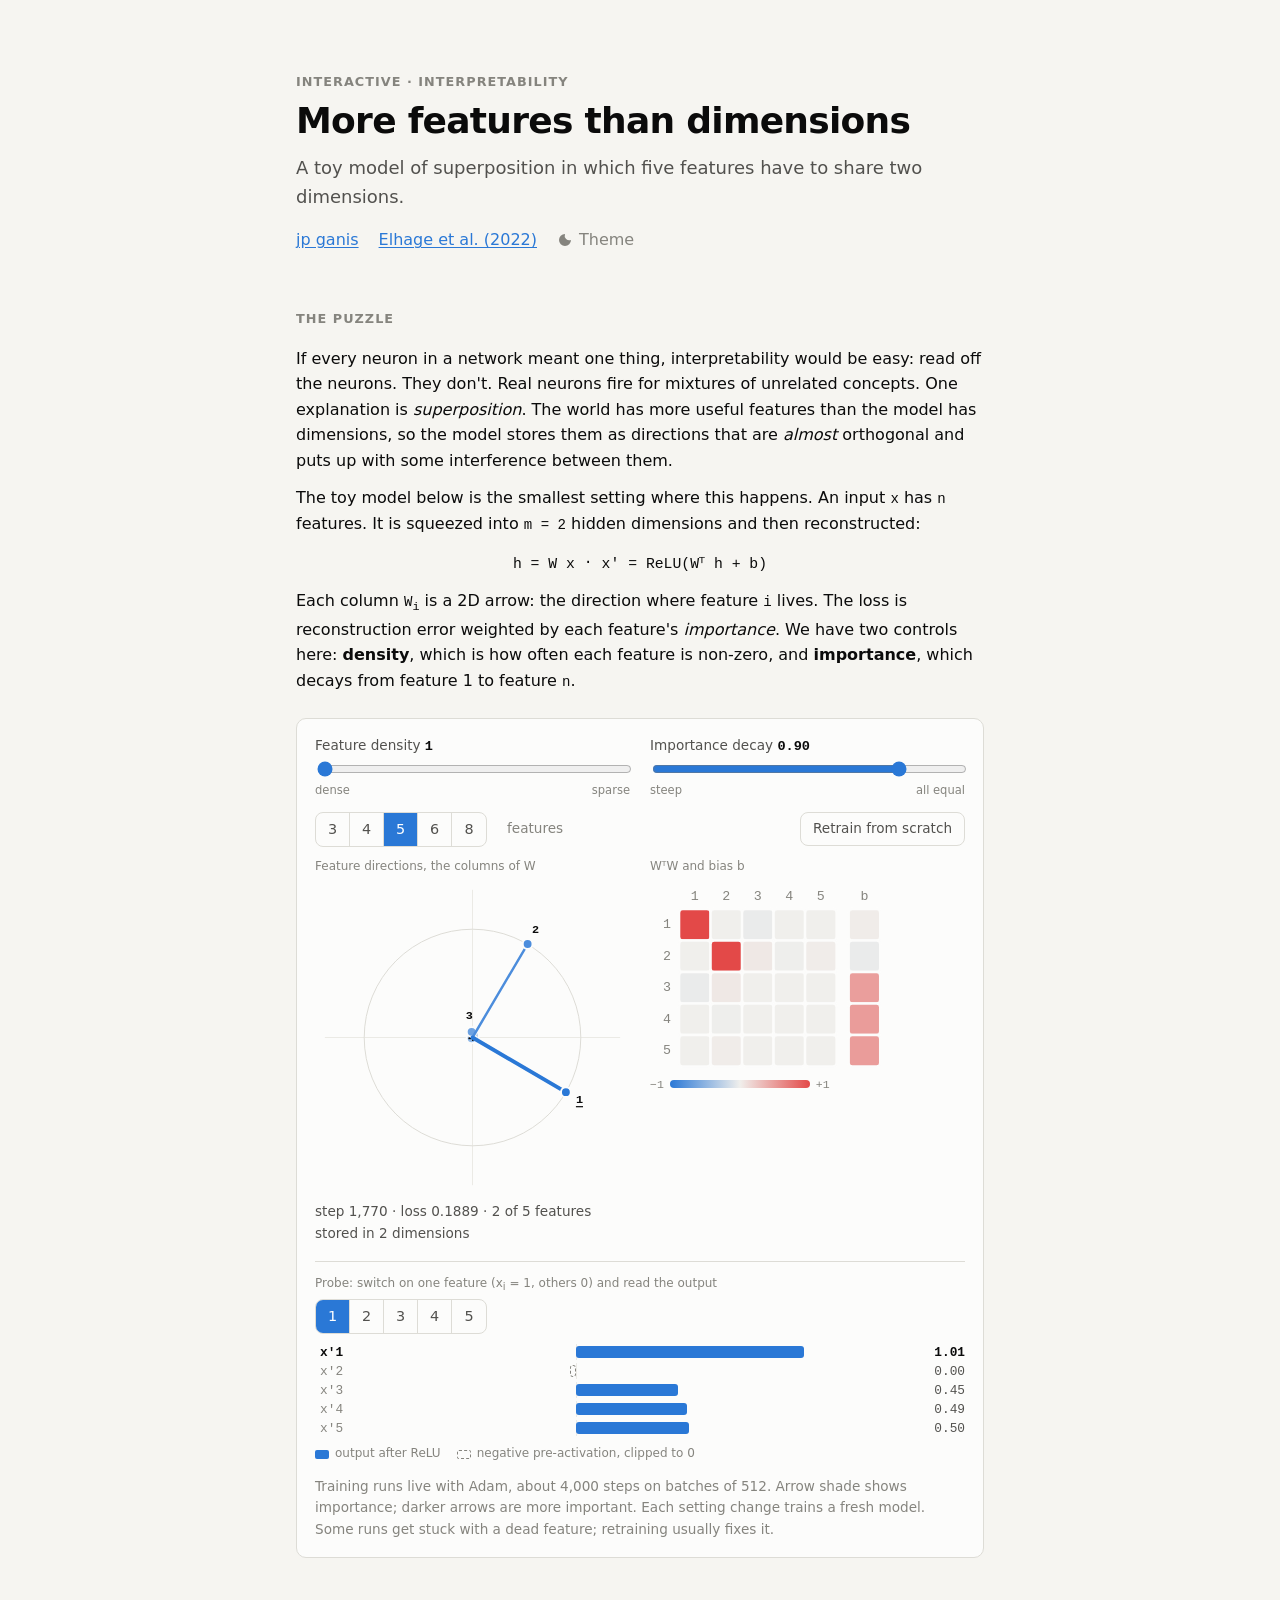
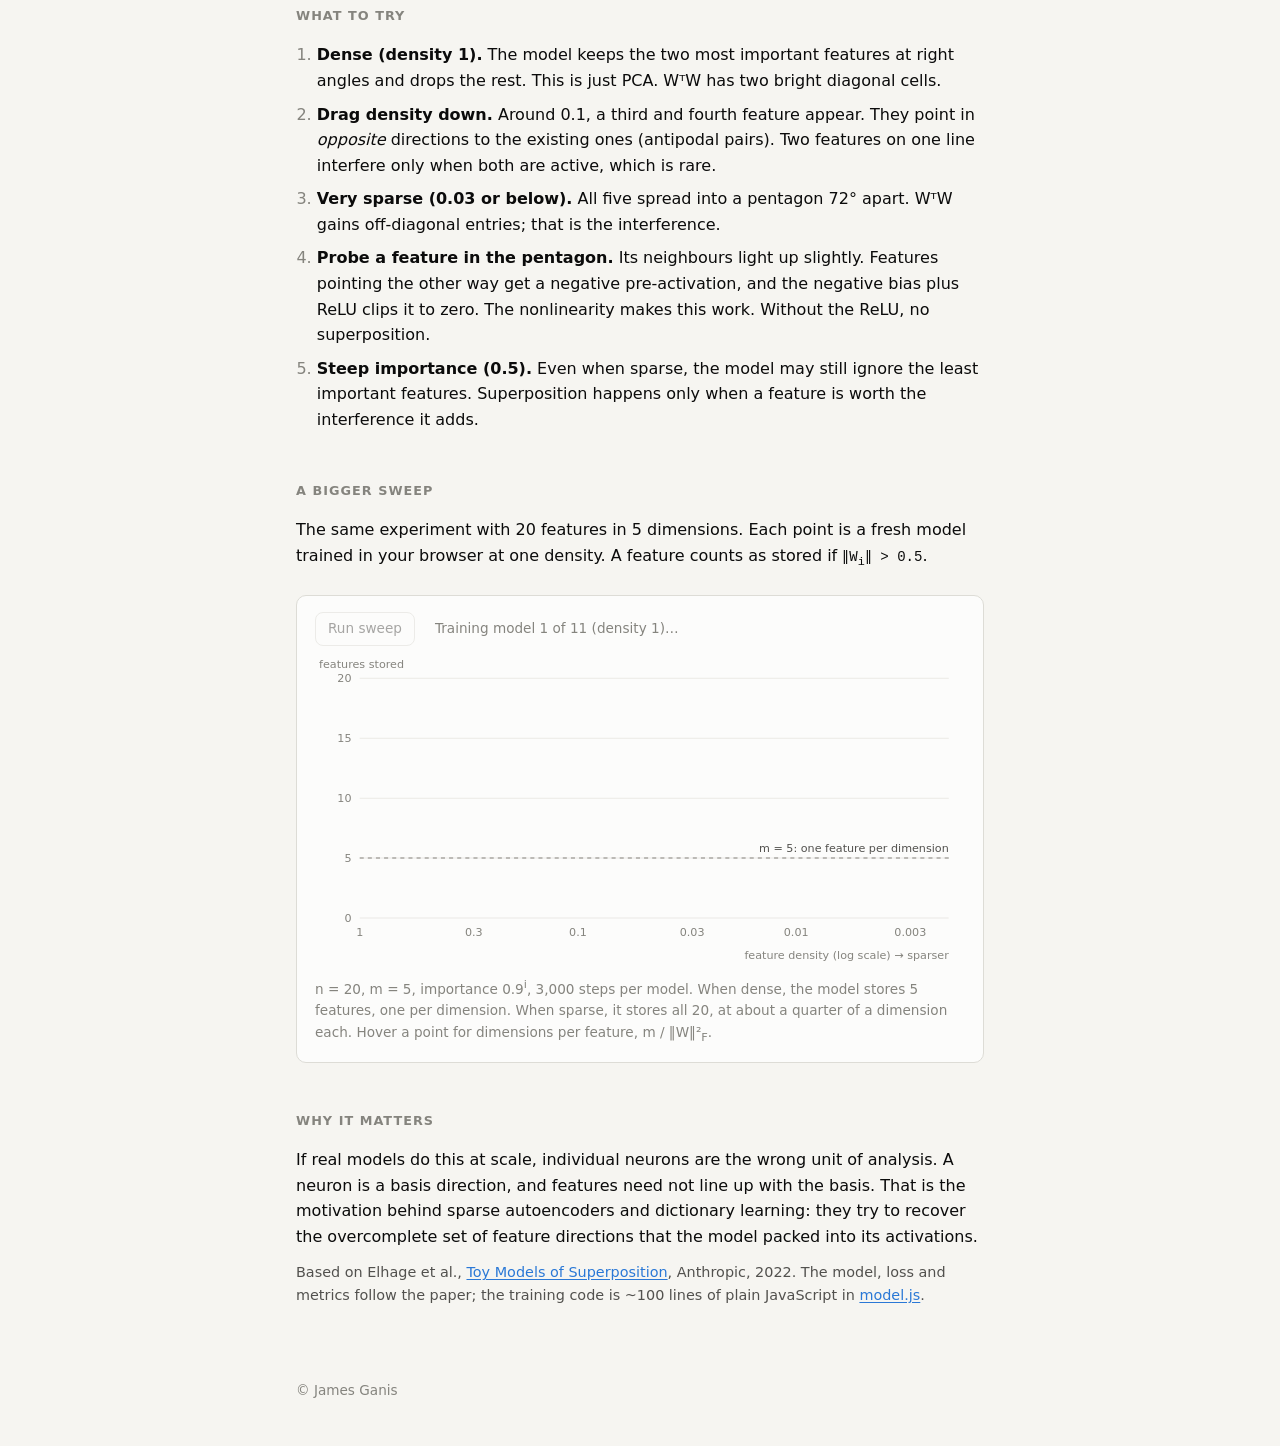
<file: superposition/index.html>
<!doctype html>
<html lang="en">
<head>
  <meta charset="utf-8">
  <meta name="viewport" content="width=device-width, initial-scale=1">
  <title>Toy Superposition</title>
  <meta name="author" content="James Ganis">
  <meta name="description" content="By James Ganis. An interactive toy model of superposition: train a tiny network in your browser and watch it pack five features into two dimensions.">
  <link rel="canonical" href="https://jpganis.com/superposition/">
  <meta property="og:title" content="More features than dimensions">
  <meta property="og:description" content="An interactive replication of Toy Models of Superposition (Elhage et al., 2022), trained live in the browser.">
  <meta property="og:type" content="website">
  <meta property="og:url" content="https://jpganis.com/superposition/">
  <link rel="icon" href="data:image/svg+xml,%3Csvg xmlns='http://www.w3.org/2000/svg' viewBox='0 0 32 32'%3E%3Ccircle cx='16' cy='16' r='11' fill='none' stroke='%232a78d6' stroke-width='3'/%3E%3Ccircle cx='27' cy='16' r='3' fill='%23eb6834'/%3E%3C/svg%3E">
  <link rel="stylesheet" href="style.css">
  <script>
    try { const t = localStorage.getItem("theme"); if (t) document.documentElement.dataset.theme = t; } catch (e) {}
  </script>
</head>
<body>
  <div class="wrap">
    <header class="hero">
      <p class="eyebrow">Interactive · Interpretability</p>
      <h1>More features than dimensions</h1>
      <p class="lede">
        A toy model of superposition in which five features have to share two dimensions.
      </p>
      <div class="hero-links">
        <a href="/">jp ganis</a>
        <a href="https://transformer-circuits.pub/2022/toy_model/index.html">Elhage et al. (2022)</a>
        <button id="theme-toggle" class="theme-toggle" type="button" aria-label="Toggle dark mode">
          <svg viewBox="0 0 24 24" aria-hidden="true"><path d="M12 3a9 9 0 1 0 9 9 7 7 0 0 1-9-9z"/></svg>
          <span>Theme</span>
        </button>
      </div>
    </header>

    <main>
      <section class="prose">
        <h2>The puzzle</h2>
        <p>If every neuron in a network meant one thing, interpretability would be easy: read off
        the neurons. They don't. Real neurons fire for mixtures of unrelated concepts. One
        explanation is <em>superposition</em>. The world has more useful features than the model
        has dimensions, so the model stores them as directions that are <em>almost</em>
        orthogonal and puts up with some interference between them.</p>
        <p>The toy model below is the smallest setting where this happens. An input
        <code>x</code> has <code>n</code> features. It is squeezed into <code>m = 2</code> hidden
        dimensions and then reconstructed:</p>
        <p class="eq"><code>h = W x</code> &nbsp;·&nbsp; <code>x′ = ReLU(Wᵀ h + b)</code></p>
        <p>Each column <code>W<sub>i</sub></code> is a 2D arrow: the direction where feature
        <code>i</code> lives. The loss is reconstruction error weighted by each feature's
        <em>importance</em>. We have two controls here: <strong>density</strong>, which is how often
        each feature is non-zero, and <strong>importance</strong>, which decays from feature 1 to
        feature <code>n</code>.</p>
      </section>

      <figure class="figure" id="toy">
        <div class="controls">
          <label class="slider">
            <span>Feature density <b id="p-val"></b></span>
            <input id="p" type="range" min="0" max="10" step="1" value="0" aria-describedby="p-hint">
            <span class="hint" id="p-hint"><span>dense</span><span>sparse</span></span>
          </label>
          <label class="slider">
            <span>Importance decay <b id="imp-val"></b></span>
            <input id="imp" type="range" min="0.5" max="1" step="0.05" value="0.9">
            <span class="hint"><span>steep</span><span>all equal</span></span>
          </label>
        </div>
        <div class="controls">
          <div class="seg" role="group" aria-label="Number of features" id="n-seg">
            <button type="button" data-n="3">3</button>
            <button type="button" data-n="4">4</button>
            <button type="button" data-n="5">5</button>
            <button type="button" data-n="6">6</button>
            <button type="button" data-n="8">8</button>
          </div>
          <span class="ctl-label">features</span>
          <button type="button" class="btn" id="retrain">Retrain from scratch</button>
        </div>

        <div class="toy-grid">
          <div>
            <p class="mini-label">Feature directions, the columns of W</p>
            <svg id="plane" viewBox="0 0 320 320" role="img" aria-label="Each feature's direction in the 2D hidden space"></svg>
            <p class="status" id="status" aria-live="polite"></p>
          </div>
          <div>
            <p class="mini-label">WᵀW and bias b</p>
            <svg id="gram" viewBox="0 0 260 230" role="img" aria-label="Heatmap of WᵀW, how much each feature's direction overlaps with each other's"></svg>
            <div class="scale" aria-hidden="true"><span>−1</span><i></i><span>+1</span></div>
          </div>
        </div>

        <div class="probe">
          <p class="mini-label">Probe: switch on one feature (x<sub>i</sub> = 1, others 0) and read the output</p>
          <div class="seg" role="group" aria-label="Feature to probe" id="probe-seg"></div>
          <div class="bars" id="bars"></div>
        </div>

        <figcaption>Training runs live with Adam, about 4,000 steps on batches of 512. Arrow
        shade shows importance; darker arrows are more important. Each setting change trains a
        fresh model. Some runs get stuck with a dead feature; retraining usually fixes it.</figcaption>
      </figure>

      <section class="prose">
        <h2>What to try</h2>
        <ol>
          <li><strong>Dense (density 1).</strong> The model keeps the two most important
          features at right angles and drops the rest. This is just PCA. WᵀW has two
          bright diagonal cells.</li>
          <li><strong>Drag density down.</strong> Around 0.1, a third and fourth feature appear.
          They point in <em>opposite</em> directions to the existing ones (antipodal pairs). Two
          features on one line interfere only when both are active, which is rare.</li>
          <li><strong>Very sparse (0.03 or below).</strong> All five spread into a pentagon
          72° apart. WᵀW gains off-diagonal entries; that is the interference.</li>
          <li><strong>Probe a feature in the pentagon.</strong> Its neighbours light up
          slightly. Features pointing the other way get a negative pre-activation, and the
          negative bias plus ReLU clips it to zero. The nonlinearity makes this work. Without
          the ReLU, no superposition.</li>
          <li><strong>Steep importance (0.5).</strong> Even when sparse, the model may still
          ignore the least important features. Superposition happens only when a feature is
          worth the interference it adds.</li>
        </ol>
      </section>

      <section class="prose">
        <h2>A bigger sweep</h2>
        <p>The same experiment with 20 features in 5 dimensions. Each point is a fresh model
        trained in your browser at one density. A feature counts as stored if
        <code>‖W<sub>i</sub>‖ &gt; 0.5</code>.</p>
      </section>

      <figure class="figure" id="sweep">
        <div class="controls">
          <button type="button" class="btn" id="sweep-run">Run sweep</button>
          <span class="ctl-label" id="sweep-progress"></span>
        </div>
        <div class="chart-wrap">
          <svg id="sweep-plot" viewBox="0 0 640 300" role="img" aria-label="Features stored against feature density"></svg>
          <div class="tip" id="sweep-tip" hidden></div>
        </div>
        <figcaption>n = 20, m = 5, importance 0.9<sup>i</sup>, 3,000 steps per model. When
        dense, the model stores 5 features, one per dimension. When sparse, it stores all 20, at
        about a quarter of a dimension each. Hover a point for dimensions per feature,
        m / ‖W‖²<sub>F</sub>.</figcaption>
        <table class="sr-only" id="sweep-table"><thead><tr><th>Density</th><th>Features stored</th><th>Dims per feature</th></tr></thead><tbody></tbody></table>
      </figure>

      <section class="prose">
        <h2>Why it matters</h2>
        <p>If real models do this at scale, individual neurons are the wrong unit of analysis.
        A neuron is a basis direction, and features need not line up with the basis. That is
        the motivation behind sparse autoencoders and dictionary learning: they try to recover
        the overcomplete set of feature directions that the model packed into its activations.</p>
        <p class="ref">Based on Elhage et al., <a href="https://transformer-circuits.pub/2022/toy_model/index.html">Toy Models of
        Superposition</a>, Anthropic, 2022. The model, loss and metrics follow the paper; the
        training code is ~100 lines of plain JavaScript in <a href="js/model.js">model.js</a>.</p>
      </section>
    </main>
  </div>

  <footer class="foot"><p>© James Ganis</p></footer>

  <script src="js/model.js"></script>
  <script src="js/toy.js"></script>
  <script src="js/sweep.js"></script>
  <script>
    document.getElementById("theme-toggle").addEventListener("click", () => {
      const root = document.documentElement;
      const dark = root.dataset.theme
        ? root.dataset.theme === "dark"
        : matchMedia("(prefers-color-scheme: dark)").matches;
      root.dataset.theme = dark ? "light" : "dark";
      try { localStorage.setItem("theme", root.dataset.theme); } catch (e) {}
    });
  </script>
</body>
</html>
</file>
<file: site.css>
:root {
  color-scheme: light;
  --bg: #f6f5f1;
  --panel: #fcfcfb;
  --ink: #0b0b0b;
  --ink-2: #52514e;
  --ink-3: #85847e;
  --rule: #dddcd6;
  --accent: #2a78d6;
  --radius: 10px;
  --font: ui-sans-serif, system-ui, -apple-system, "Segoe UI", Roboto, "Helvetica Neue", Arial, sans-serif;
}

@media (prefers-color-scheme: dark) {
  :root {
    color-scheme: dark;
    --bg: #121211;
    --panel: #1a1a19;
    --ink: #f0efec;
    --ink-2: #c3c2b7;
    --ink-3: #8f8e86;
    --rule: #333330;
    --accent: #3987e5;
  }
}

* { box-sizing: border-box; }

body {
  margin: 0;
  background: var(--bg);
  color: var(--ink);
  font: 16px/1.6 var(--font);
  -webkit-font-smoothing: antialiased;
}

a { color: var(--accent); text-decoration: none; }
a:hover { text-decoration: underline; }

.wrap {
  max-width: 680px;
  margin: 0 auto;
  padding: 72px 16px 32px;
}

.intro h1 {
  margin: 0 0 8px;
  font-size: 2.25rem;
  letter-spacing: -0.02em;
  line-height: 1.15;
}

.lede {
  margin: 0 0 16px;
  color: var(--ink-2);
  font-size: 1.125rem;
}

.links { display: flex; flex-wrap: wrap; gap: 4px 20px; }

section { margin-top: 56px; }

h2 {
  margin: 0 0 16px;
  font-size: 0.8rem;
  font-weight: 600;
  letter-spacing: 0.08em;
  text-transform: uppercase;
  color: var(--ink-3);
}

.entries { list-style: none; margin: 0; padding: 0; display: grid; gap: 12px; }

.entry {
  display: flex;
  flex-direction: column;
  gap: 4px;
  padding: 16px 18px;
  background: var(--panel);
  border: 1px solid var(--rule);
  border-radius: var(--radius);
  color: inherit;
  transition: border-color 0.15s;
}
.entry:hover { text-decoration: none; border-color: var(--accent); }
.entry:hover .entry-title { color: var(--accent); }

.entry-body { display: flex; flex-direction: column; gap: 4px; }
.entry-title { font-weight: 600; font-size: 1.05rem; }
.entry-desc { color: var(--ink-2); }
.entry-meta { color: var(--ink-3); font-size: 0.85rem; margin-top: 4px; }

.feature { padding: 0; overflow: hidden; }
.feature img {
  display: block;
  width: 100%;
  height: auto;
  padding: 12px 8px;
  background: #fff;
  border-bottom: 1px solid var(--rule);
}
.feature .entry-body { padding: 16px 18px; }

.thumbed { flex-direction: row; align-items: center; gap: 16px; }
.thumb {
  flex: none;
  width: 136px;
  height: auto;
  aspect-ratio: 8 / 5;
  object-fit: cover;
  border: 1px solid var(--rule);
  border-radius: 6px;
}
@media (max-width: 480px) {
  .thumbed { flex-direction: column; align-items: stretch; gap: 12px; }
  .thumb { width: 100%; }
}

.foot {
  max-width: 680px;
  margin: 0 auto;
  padding: 24px 16px 48px;
  color: var(--ink-3);
  font-size: 0.85rem;
}
.foot p { margin: 0; }

.cv {
  display: grid;
  grid-template-columns: 7.5rem 1fr;
  gap: 8px 16px;
  margin: 0;
}
.cv dt { color: var(--ink-3); }
.cv dd { margin: 0; }
@media (max-width: 480px) {
  .cv { grid-template-columns: 1fr; gap: 0; }
  .cv dd { margin-bottom: 10px; }
}

.aside { border-style: dashed; }
</file>
<file: grokking/css/style.css>
/* ==========================================================================
   Windmills in the Mind
   Colours are defined once as tokens; dark mode swaps the tokens, never the
   chart code. Series colours are validated categorical slots (blue, orange,
   aqua) with separate light/dark steps.
   ========================================================================== */

:root {
  color-scheme: light;
  --bg: #f6f5f1;
  --panel: #fcfcfb;
  --ink: #0b0b0b;
  --ink-2: #52514e;
  --ink-3: #85847e;
  --rule: #dddcd6;
  --grid: #ebeae5;
  --phase: #efeee9;
  --train: #2a78d6;
  --test: #eb6834;
  --aqua: #1baf7a;
  --bar: #c4c3bc;
  --accent: #2a78d6;
  --shadow: 0 1px 2px rgb(0 0 0 / 0.04), 0 2px 8px rgb(0 0 0 / 0.04);
  --radius: 10px;
  --font: ui-sans-serif, system-ui, -apple-system, "Segoe UI", Roboto, "Helvetica Neue", Arial, sans-serif;
  --mono: ui-monospace, "SF Mono", "Cascadia Mono", Menlo, Consolas, monospace;
}

@media (prefers-color-scheme: dark) {
  :root:not([data-theme="light"]) {
    color-scheme: dark;
    --bg: #121211;
    --panel: #1a1a19;
    --ink: #f0efec;
    --ink-2: #c3c2b7;
    --ink-3: #8f8e86;
    --rule: #333330;
    --grid: #2a2a28;
    --phase: #222220;
    --train: #3987e5;
    --test: #d95926;
    --aqua: #199e70;
    --bar: #4a4945;
    --accent: #3987e5;
    --shadow: none;
  }
}
:root[data-theme="dark"] {
  color-scheme: dark;
  --bg: #121211;
  --panel: #1a1a19;
  --ink: #f0efec;
  --ink-2: #c3c2b7;
  --ink-3: #8f8e86;
  --rule: #333330;
  --grid: #2a2a28;
  --phase: #222220;
  --train: #3987e5;
  --test: #d95926;
  --aqua: #199e70;
  --bar: #4a4945;
  --accent: #3987e5;
  --shadow: none;
}

/* --- Base ---------------------------------------------------------------- */

*, *::before, *::after { box-sizing: border-box; }
html { -webkit-text-size-adjust: 100%; }
body {
  margin: 0;
  background: var(--bg);
  color: var(--ink);
  font: 16px/1.6 var(--font);
  -webkit-font-smoothing: antialiased;
}
a { color: var(--accent); text-underline-offset: 2px; }
code, kbd {
  font-family: var(--mono);
  font-size: 0.88em;
  background: var(--panel);
  border: 1px solid var(--rule);
  border-radius: 4px;
  padding: 0 0.3em;
}
h1, h2, h3 { line-height: 1.2; margin: 0; }
.muted { color: var(--ink-3); font-weight: 400; }
.visually-hidden {
  position: absolute; width: 1px; height: 1px; overflow: hidden;
  clip: rect(0 0 0 0); white-space: nowrap;
}
button, select, input { font: inherit; color: inherit; }
:focus-visible { outline: 2px solid var(--accent); outline-offset: 2px; }

/* --- Hero ---------------------------------------------------------------- */

.hero { padding: 56px 16px 24px; }
.hero-inner { max-width: 760px; margin: 0 auto; }
.eyebrow {
  margin: 0 0 12px;
  font-size: 13px; letter-spacing: 0.04em; text-transform: uppercase;
  color: var(--ink-3);
}
.hero h1 { font-size: clamp(34px, 6vw, 52px); letter-spacing: -0.02em; font-weight: 700; }
.lede { font-size: clamp(17px, 2.2vw, 19px); color: var(--ink-2); margin: 16px 0 20px; }
.hero-links { display: flex; flex-wrap: wrap; gap: 8px 20px; align-items: center; font-size: 15px; }
.theme-toggle {
  display: inline-flex; align-items: center; gap: 6px;
  background: none; border: 1px solid var(--rule); border-radius: 999px;
  padding: 3px 12px 3px 9px; cursor: pointer; color: var(--ink-2); font-size: 14px;
}
.theme-toggle svg { width: 15px; height: 15px; fill: currentColor; }

/* --- Layout -------------------------------------------------------------
   Wide: story (left) scrolls past a pinned dashboard (right).
   Narrow: dashboard first, then the story as cards with "Show me" buttons. */

.layout { display: grid; gap: 24px; padding: 0 16px; max-width: 1600px; margin: 0 auto; }

@media (min-width: 1200px) {
  .layout { grid-template-columns: minmax(300px, 380px) minmax(0, 1fr); gap: 40px; padding: 0 28px; }
  .story { grid-column: 1; grid-row: 1; padding: 30vh 0 45vh; }
  .dash {
    grid-column: 2; grid-row: 1;
    position: sticky; top: 0; height: 100vh;
    padding: 16px 0;
    display: flex; flex-direction: column;
  }
  .step { min-height: 70vh; }
  .step .show-me { display: none; }
}

/* --- Dashboard ----------------------------------------------------------- */

.controls {
  display: grid;
  grid-template-columns: auto minmax(0, 1fr) auto;
  grid-template-areas: "play scrub speed" "readout readout readout";
  align-items: center; gap: 6px 12px;
  padding: 10px 14px;
  background: var(--panel); border: 1px solid var(--rule); border-radius: var(--radius);
  box-shadow: var(--shadow);
  position: sticky; top: 8px; z-index: 5;
  margin-bottom: 12px;
}
@media (min-width: 1200px) { .controls { position: static; } }

.play {
  grid-area: play;
  width: 40px; height: 40px; border-radius: 50%;
  border: none; background: var(--accent); color: #fff; cursor: pointer;
  display: grid; place-items: center;
}
.play svg { width: 18px; height: 18px; fill: currentColor; }
.play .icon-pause, .play.playing .icon-play { display: none; }
.play.playing .icon-pause { display: block; }

.scrubber { grid-area: scrub; position: relative; padding: 4px 0 10px; }
.scrubber input[type="range"] { width: 100%; margin: 0; accent-color: var(--accent); cursor: pointer; }
.phase-strip { position: absolute; left: 0; right: 0; bottom: 0; height: 6px; border-radius: 3px; overflow: hidden; }
.phase-strip span { position: absolute; top: 0; bottom: 0; }
/* Neutral tones: series colours (train/test/aqua) keep their meaning elsewhere */
.phase-strip .ph-0, .phase-strip .ph-2 { background: color-mix(in srgb, var(--ink-3) 45%, transparent); }
.phase-strip .ph-1, .phase-strip .ph-3 { background: color-mix(in srgb, var(--ink-3) 18%, transparent); }
.phase-strip .grok-tick { width: 2px; background: var(--ink); }

.speed select {
  grid-area: speed;
  border: 1px solid var(--rule); border-radius: 6px; background: var(--panel);
  padding: 4px 6px; font-size: 14px; cursor: pointer;
}
.readout {
  grid-area: readout;
  font-size: 13px; color: var(--ink-2);
  font-variant-numeric: tabular-nums;
  display: flex; flex-wrap: wrap; gap: 2px 16px;
}
.readout b { color: var(--ink); font-weight: 600; }
.readout .phase-name { margin-left: auto; color: var(--ink); }

.panels {
  display: grid; gap: 12px;
  grid-template-columns: repeat(6, minmax(0, 1fr));
  grid-template-areas:
    "loss loss loss loss norm norm"
    "ring ring spec spec pca pca";
}
@media (min-width: 1200px) {
  .panels { flex: 1; min-height: 0; grid-template-rows: minmax(0, 1fr) minmax(0, 1.35fr); }
}
@media (max-width: 1199px) {
  .panels { grid-template-rows: 300px 360px; }
}
@media (max-width: 860px) {
  .panels {
    grid-template-columns: minmax(0, 1fr);
    grid-template-areas: "loss" "norm" "ring" "spec" "pca";
    grid-template-rows: 300px 220px auto 240px auto;
  }
  .panel-ring .chart, .panel-pca .chart { height: min(86vw, 420px); flex: none; }
}

.panel {
  margin: 0; min-width: 0; min-height: 0;
  display: flex; flex-direction: column;
  background: var(--panel); border: 1px solid var(--rule); border-radius: var(--radius);
  box-shadow: var(--shadow);
  padding: 10px 12px 8px;
}
.panel-loss { grid-area: loss; }
.panel-norm { grid-area: norm; }
.panel-ring { grid-area: ring; }
.panel-spectrum { grid-area: spec; }
.panel-pca { grid-area: pca; }

.panel-head { display: flex; flex-wrap: wrap; align-items: center; justify-content: space-between; gap: 4px 10px; }
.panel-head h2 { font-size: 14px; font-weight: 600; }
.panel-tools { display: flex; flex-wrap: wrap; align-items: center; gap: 4px 12px; }
.panel figcaption {
  font-size: 12px; color: var(--ink-3); line-height: 1.4; margin-top: 4px;
  display: flex; flex-wrap: wrap; gap: 4px 12px; justify-content: space-between;
}
.caption-tools { display: inline-flex; flex-wrap: wrap; align-items: center; gap: 4px 12px; }

.chart { flex: 1; min-height: 0; position: relative; }
.chart svg { display: block; position: absolute; inset: 0; width: 100%; height: 100%; overflow: visible; }

/* Segmented control and checkboxes */
.seg { display: inline-flex; border: 1px solid var(--rule); border-radius: 6px; overflow: hidden; }
.seg button {
  border: none; background: none; cursor: pointer;
  font-size: 12px; padding: 2px 9px; color: var(--ink-2);
  font-variant-numeric: tabular-nums;
}
.seg button + button { border-left: 1px solid var(--rule); }
.seg button[aria-pressed="true"] { background: var(--ink); color: var(--panel); }
.check { display: inline-flex; align-items: center; gap: 5px; font-size: 12px; color: var(--ink-2); cursor: pointer; white-space: nowrap; }
.check input { margin: 0; accent-color: var(--accent); }

.hue-legend { display: inline-flex; align-items: center; gap: 5px; font-size: 11px; font-variant-numeric: tabular-nums; }
.hue-legend i { display: inline-block; width: 64px; height: 7px; border-radius: 4px; }

/* --- Chart marks (classes so dark mode follows the tokens) ---------------- */

.axis text { fill: var(--ink-3); font-size: 11px; font-variant-numeric: tabular-nums; }
.axis path, .axis line { stroke: var(--rule); }
.gridline line { stroke: var(--grid); }
.gridline path { display: none; }
.phase-band { fill: var(--phase); }
.phase-label { fill: var(--ink-3); font-size: 10.5px; }
.phase-edge { stroke: var(--rule); }

.line { fill: none; stroke-width: 2; stroke-linejoin: round; stroke-linecap: round; }
.line.train { stroke: var(--train); }
.line.test { stroke: var(--test); }
.line.restricted { stroke: var(--aqua); }
.line.excluded { stroke: var(--ink-2); stroke-dasharray: 5 4; stroke-width: 1.6; }
.line.norm { stroke: var(--ink-2); }
.line-label { font-size: 11px; fill: var(--ink-2); }
.dot { stroke: var(--panel); stroke-width: 2; }
.dot.train { fill: var(--train); }
.dot.test { fill: var(--test); }
.dot.restricted { fill: var(--aqua); }
.dot.excluded, .dot.norm { fill: var(--ink-2); }
.now-line { stroke: var(--ink); stroke-width: 1; }
.grok-line { stroke: var(--ink-3); stroke-dasharray: 3 3; }
.grok-label { fill: var(--ink-3); font-size: 10.5px; }
.hover-line { stroke: var(--ink-3); stroke-width: 1; pointer-events: none; }
.legend-text { fill: var(--ink-2); font-size: 11px; }

.bar { fill: var(--bar); }
.bar.key { fill: var(--train); cursor: pointer; }
.bar.selected { fill: var(--train); stroke: var(--ink); stroke-width: 1.5; }
.bar-label { fill: var(--ink-2); font-size: 10.5px; font-variant-numeric: tabular-nums; }
.bar-hit { fill: transparent; }

.guide { fill: none; stroke: var(--rule); stroke-dasharray: 3 4; }
.axis-cross { stroke: var(--grid); }
.pt { stroke: var(--panel); stroke-width: 1; }
.pt.hovered { stroke: var(--ink); stroke-width: 2; }
.pt-label { fill: var(--ink-2); font-size: 9px; text-anchor: middle; dominant-baseline: middle; pointer-events: none; font-variant-numeric: tabular-nums; }
.connect { fill: none; stroke: var(--ink-3); stroke-width: 0.8; stroke-opacity: 0.55; }
.connect-head { fill: none; stroke: var(--ink); stroke-width: 1.6; }
.connect-head-label { fill: var(--ink); font-size: 11px; font-weight: 600; }
.scatter-note { fill: var(--ink-3); font-size: 10.5px; }

/* --- Tooltip ------------------------------------------------------------- */

.tooltip {
  position: fixed; z-index: 20; pointer-events: none;
  background: var(--panel); color: var(--ink);
  border: 1px solid var(--rule); border-radius: 8px;
  box-shadow: 0 4px 16px rgb(0 0 0 / 0.12);
  padding: 6px 9px; font-size: 12px; line-height: 1.45;
  font-variant-numeric: tabular-nums;
  max-width: 240px;
}
.tooltip .tt-head { font-weight: 600; margin-bottom: 2px; }
.tooltip .tt-row { display: flex; align-items: center; gap: 6px; }
.tooltip .tt-row i { width: 10px; height: 3px; border-radius: 2px; display: inline-block; }
.tooltip .tt-row span:last-child { margin-left: auto; padding-left: 10px; }

/* --- Story --------------------------------------------------------------- */

.story { display: flex; flex-direction: column; gap: 16px; }
.step {
  color: var(--ink-2);
  transition: opacity 0.3s;
}
.step > * { max-width: 62ch; }
.step h3 { font-size: 22px; color: var(--ink); margin: 2px 0 10px; letter-spacing: -0.01em; }
.step p { margin: 0 0 12px; }
.step strong, .step em { color: var(--ink); }
.step-kicker { font-size: 12.5px !important; letter-spacing: 0.04em; text-transform: uppercase; color: var(--ink-3); margin: 0 !important; }
@media (min-width: 1200px) {
  .step { opacity: 0.35; }
  .step.active { opacity: 1; }
}
@media (max-width: 1199px) {
  .step {
    background: var(--panel); border: 1px solid var(--rule); border-radius: var(--radius);
    padding: 16px 18px;
  }
}
.show-me {
  border: 1px solid var(--accent); color: var(--accent); background: none;
  border-radius: 999px; padding: 3px 14px; font-size: 14px; cursor: pointer;
}
.show-me::before { content: "↑ "; }
.swatch { display: inline-block; width: 14px; height: 3px; border-radius: 2px; vertical-align: middle; margin-right: 5px; }
.swatch-aqua { background: var(--aqua); }
.swatch-dash { background: repeating-linear-gradient(90deg, var(--ink-2) 0 4px, transparent 4px 7px); }

/* --- Notes & footer ------------------------------------------------------ */

.notes { padding: 48px 16px 24px; border-top: 1px solid var(--rule); margin-top: 32px; }
.notes-inner { max-width: 760px; margin: 0 auto; color: var(--ink-2); }
.notes h2 { font-size: 22px; color: var(--ink); margin: 32px 0 12px; }
.notes h2:first-child { margin-top: 0; }
.panel-notes dt { font-weight: 600; color: var(--ink); margin-top: 12px; }
.panel-notes dd { margin: 2px 0 0; }
.setup, .refs { padding-left: 20px; }
.setup li, .refs li { margin-bottom: 6px; }
.foot { text-align: center; color: var(--ink-3); font-size: 13px; padding: 24px 16px 40px; }
.noscript { text-align: center; padding: 24px; }

@media (prefers-reduced-motion: reduce) {
  .step { transition: none; }
}
</file>
<file: sigmulator/style.css>
body
{
	font-family: 'Abel', serif;
	font-size: 12px;
}

a
{
	font-family: 'Abel', serif;
	font-size: 14px;
	color: #33F7DB;

	background: transparent;
	border: none;
	outline: none;
	
	position: relative;
	top: 1px;
	left: 2px;
	
	width:50px;
}

input[type='weaponNameText']
{
	font-family: 'Abel', serif;
	font-size: 18px;
	color: #33F7DB;
	
	background: transparent;
	border: none;
	outline: none;
	
	position: relative;
	top: 1px;
	left: 2px;
	
	width:80px;
}

input[type='tableInput']
{
	font-family: 'Abel', serif;
	font-size: 12px;
	color: #33F7DB;

	background: transparent;
	border: none;
	outline: none;
	
	position: relative;
	left: 7px;
	
	float: left;
	
	width: 120px;
}

input[type='tableInputHalf']
{
	font-family: 'Abel', serif;
	font-size: 12px;
	color: #33F7DB;

	background: transparent;
	border: none;
	outline: none;
	
	position: relative;
	left: 7px;
}

button
{
	font-family: 'Abel', serif;
	font-size: 14px;
	color: #FEF7DB;
	
	width: 160px;

	background: transparent;
	
	border-width: thin;
}

select
{
	font-family: 'Abel', serif;
	font-size: 14px;
	color: #33F7DB;
	
	width: 120px;

	background: transparent;
	border: none;
	outline: none;
}

select[type='select2']
{
	font-family: 'Abel', serif;
	font-size: 12px;
	color: #33F7DB;
	
	width: 170px;
	
	float: left;

	background: transparent;
	border: none;
	outline: none;
}

option
{
	font-family: 'Abel', serif;
	font-size: 13px;
	color: #55F7DB;

	background: #35342F;
	border: none;
	outline: none;
	
	box-shadow:none; 
	background-image: none;
}


table[type='weaponTable']
{
	border: 1px solid grey;
	text-align: right;
}

table[type='modifierTable']
{
	border: 1px solid grey;
	text-align: right;
}

td
{
	border: 1px solid grey;
}

td[type='lower']
{
	border: 1px solid grey;
	width: 110px;	
}

td[type='left']
{
	border: 1px solid grey;
	text-align: left;
}

div[type='weaponBlock']
{ 
	border: 1px solid grey;
	position: relative;
	text-align: center;
	width: 888px;
}

div[type='statColumn']
{ 
	border: 1px solid grey;
	width: 220px;
}

input[type='checkbox']
{
  width: 10px;
  height: 10px;
  padding: 0;
  margin:0;
  vertical-align: bottom;
  position: relative;
  top: -3px;
  *overflow: hidden;
  
  font-size: 4px;
}

div[type='rerollsBlock']
{ 
	border: 1px solid grey;
	position: relative;
	text-align: center;
	width: 888px;
}
</file>
<file: slm/style.css>
/* ==========================================================================
   Building a tiny LLM
   Tokens match jpganis.com (site.css / grokking). Dark mode swaps tokens only.
   ========================================================================== */

:root {
  color-scheme: light;
  --bg: #f6f5f1;
  --panel: #fcfcfb;
  --ink: #0b0b0b;
  --ink-2: #52514e;
  --ink-3: #85847e;
  --rule: #dddcd6;
  --grid: #ebeae5;
  --accent: #2a78d6;
  --warm: #eb6834;
  --aqua: #1baf7a;
  --div-neg: #2a78d6;
  --div-pos: #e34948;
  --div-mid: #f0efec;
  --radius: 10px;
  --font: ui-sans-serif, system-ui, -apple-system, "Segoe UI", Roboto, "Helvetica Neue", Arial, sans-serif;
  --mono: ui-monospace, "SF Mono", "Cascadia Mono", Menlo, Consolas, monospace;
}

@media (prefers-color-scheme: dark) {
  :root:not([data-theme="light"]) {
    color-scheme: dark;
    --bg: #121211;
    --panel: #1a1a19;
    --ink: #f0efec;
    --ink-2: #c3c2b7;
    --ink-3: #8f8e86;
    --rule: #333330;
    --grid: #2a2a28;
    --accent: #3987e5;
    --warm: #d95926;
    --aqua: #199e70;
    --div-neg: #3987e5;
    --div-pos: #e66767;
    --div-mid: #383835;
  }
}
:root[data-theme="dark"] {
  color-scheme: dark;
  --bg: #121211;
  --panel: #1a1a19;
  --ink: #f0efec;
  --ink-2: #c3c2b7;
  --ink-3: #8f8e86;
  --rule: #333330;
  --grid: #2a2a28;
  --accent: #3987e5;
  --warm: #d95926;
  --aqua: #199e70;
  --div-neg: #3987e5;
  --div-pos: #e66767;
  --div-mid: #383835;
}

/* --- Base ---------------------------------------------------------------- */

*, *::before, *::after { box-sizing: border-box; }
html { -webkit-text-size-adjust: 100%; }
body {
  margin: 0;
  background: var(--bg);
  color: var(--ink);
  font: 16px/1.6 var(--font);
  -webkit-font-smoothing: antialiased;
}
a { color: var(--accent); text-underline-offset: 2px; }
code { font-family: var(--mono); font-size: 0.88em; }

.wrap { max-width: 720px; margin: 0 auto; padding: 0 16px; }

/* --- Hero ---------------------------------------------------------------- */

.hero { padding: 72px 0 24px; }
.eyebrow {
  margin: 0 0 8px;
  font-size: 0.8rem;
  font-weight: 600;
  letter-spacing: 0.08em;
  text-transform: uppercase;
  color: var(--ink-3);
}
.hero h1 {
  margin: 0 0 12px;
  font-size: 2.25rem;
  letter-spacing: -0.02em;
  line-height: 1.15;
  text-wrap: balance;
}
.lede { margin: 0 0 16px; color: var(--ink-2); font-size: 1.125rem; }
.hero-links { display: flex; flex-wrap: wrap; align-items: center; gap: 4px 20px; }

.theme-toggle {
  display: inline-flex; align-items: center; gap: 6px;
  padding: 0; border: 0; background: none;
  color: var(--ink-3); font: inherit; cursor: pointer;
}
.theme-toggle svg { width: 16px; height: 16px; fill: currentColor; }
.theme-toggle:hover { color: var(--ink); }

/* --- Method note --------------------------------------------------------- */

.method {
  margin: 24px 0 0;
  padding: 16px 18px;
  border: 1px dashed var(--rule);
  border-radius: var(--radius);
  color: var(--ink-2);
}
.method p { margin: 0; }
.method p + p { margin-top: 8px; }

/* --- Roadmap ------------------------------------------------------------- */

.roadmap { margin: 48px 0 0; }
.roadmap h2, .journey > h2 {
  margin: 0 0 16px;
  font-size: 0.8rem;
  font-weight: 600;
  letter-spacing: 0.08em;
  text-transform: uppercase;
  color: var(--ink-3);
}
.roadmap ol {
  list-style: none; margin: 0; padding: 0;
  display: grid; grid-template-columns: repeat(auto-fill, minmax(150px, 1fr)); gap: 8px;
}
.roadmap li a {
  display: flex; gap: 8px; align-items: baseline;
  padding: 8px 12px;
  border: 1px solid var(--rule);
  border-radius: 8px;
  color: var(--ink-3);
  text-decoration: none;
  font-size: 0.9rem;
}
.roadmap li .n { font-family: var(--mono); font-size: 0.8rem; }
.roadmap li.done a { color: var(--ink); background: var(--panel); }
.roadmap li.done .n { color: var(--aqua); }
.roadmap li.current a { color: var(--ink); border-color: var(--accent); }
.roadmap li.current .n { color: var(--accent); }

/* --- Journey ------------------------------------------------------------- */

.journey { margin: 56px 0 0; }

.step {
  position: relative;
  padding: 0 0 48px 32px;
  border-left: 2px solid var(--rule);
  margin-left: 7px;
}
.step::before {
  content: "";
  position: absolute; left: -9px; top: 4px;
  width: 16px; height: 16px; border-radius: 50%;
  background: var(--bg); border: 2px solid var(--rule);
}
.step.done::before { background: var(--aqua); border-color: var(--aqua); }
.step.current::before { border-color: var(--accent); }
.step:last-child { border-left-color: transparent; }

.step-num { margin: 0; font-family: var(--mono); font-size: 0.8rem; color: var(--ink-3); }
.step h3 { margin: 2px 0 12px; font-size: 1.35rem; letter-spacing: -0.01em; line-height: 1.25; }
.step p { margin: 0 0 12px; }

.in-my-words {
  margin: 16px 0;
  padding: 2px 0 2px 16px;
  border-left: 3px solid var(--accent);
  color: var(--ink-2);
  font-style: italic;
}
.in-my-words cite {
  display: block; margin-top: 6px;
  font-size: 0.8rem; font-style: normal;
  letter-spacing: 0.06em; text-transform: uppercase; color: var(--ink-3);
}

.refined {
  margin: 0 0 16px;
  font-size: 0.95rem;
  color: var(--ink-2);
}
.refined strong { color: var(--ink); }

.figure {
  margin: 16px 0 0;
  padding: 16px 18px;
  background: var(--panel);
  border: 1px solid var(--rule);
  border-radius: var(--radius);
}
.figure figcaption { margin-top: 10px; font-size: 0.85rem; color: var(--ink-3); }

.pending {
  padding: 18px;
  border: 1px dashed var(--rule);
  border-radius: var(--radius);
  color: var(--ink-3);
  font-size: 0.95rem;
}

/* --- Step 01: tokenizer -------------------------------------------------- */

.tok-label { display: block; margin-bottom: 6px; font-size: 0.85rem; color: var(--ink-3); }
#tok-input {
  width: 100%;
  padding: 10px 12px;
  border: 1px solid var(--rule);
  border-radius: 8px;
  background: var(--bg);
  color: var(--ink);
  font: 1rem/1.5 var(--mono);
  resize: vertical;
}
#tok-input:focus { outline: 2px solid var(--accent); outline-offset: -1px; }

.tok-controls {
  display: flex; flex-wrap: wrap; align-items: center; gap: 12px 20px;
  margin: 12px 0 16px;
}
.seg { display: inline-flex; border: 1px solid var(--rule); border-radius: 8px; overflow: hidden; }
.seg button {
  padding: 6px 12px;
  border: 0; border-right: 1px solid var(--rule);
  background: none; color: var(--ink-2);
  font: inherit; font-size: 0.9rem; cursor: pointer;
}
.seg button:last-child { border-right: 0; }
.seg button[aria-pressed="true"] { background: var(--accent); color: #fff; }

.tok-slider { display: flex; flex-direction: column; gap: 2px; flex: 1 1 200px; font-size: 0.85rem; color: var(--ink-2); }
.tok-slider[hidden] { display: none; }
.tok-slider input { width: 100%; accent-color: var(--accent); }

.chips { display: flex; flex-wrap: wrap; gap: 4px; min-height: 48px; }
.chip {
  display: inline-flex; flex-direction: column; align-items: center;
  padding: 4px 6px 3px;
  border-radius: 6px;
  background: color-mix(in srgb, var(--accent) 12%, transparent);
  line-height: 1.2;
}
.chip.alt { background: color-mix(in srgb, var(--aqua) 14%, transparent); }
.chip.unk { background: color-mix(in srgb, var(--warm) 22%, transparent); }
.chip-text { font-family: var(--mono); font-size: 0.95rem; white-space: pre; }
.chip-id { font-family: var(--mono); font-size: 0.7rem; color: var(--ink-3); }
.chip.unk .chip-id { color: var(--warm); font-weight: 600; }

.tok-stats { margin: 12px 0 4px; font-size: 0.85rem; color: var(--ink-2); }
.tok-ids {
  display: block;
  font-size: 0.8rem; color: var(--ink-3);
  overflow-wrap: anywhere;
}

/* --- Step 02: embeddings ------------------------------------------------- */

.emb-top { display: flex; flex-wrap: wrap; align-items: center; justify-content: space-between; gap: 12px 20px; margin-bottom: 12px; }
.legend { display: flex; flex-wrap: wrap; gap: 4px 14px; margin: 0; padding: 0; list-style: none; font-size: 0.8rem; color: var(--ink-2); }
.legend li { display: inline-flex; align-items: center; gap: 6px; }
.sw { width: 10px; height: 10px; border-radius: 50%; border: 2px solid; }
.sw.vowel, .dot.vowel { --c: var(--accent); }
.sw.consonant, .dot.consonant { --c: var(--aqua); }
.sw.upper, .dot.upper { --c: var(--warm); }
.sw.other, .dot.other { --c: var(--ink-3); }
.sw { border-color: var(--c); background: color-mix(in srgb, var(--c) 18%, var(--panel)); }

.emb-grid { display: flex; gap: 16px; align-items: flex-start; }
.emb-table-wrap { flex: none; }
#emb-table { display: block; cursor: pointer; border-radius: 2px; }
#emb-table .row-mark { fill: none; stroke: var(--ink); stroke-width: 1; }
#emb-plot { flex: 1; min-width: 0; width: 100%; height: auto; overflow: visible; }

.mini-label { margin: 0 0 6px; font-size: 0.75rem; line-height: 1.3; color: var(--ink-3); }

.dot { cursor: pointer; outline: none; }
.dot .hit { fill: transparent; }
.dot circle:not(.hit) {
  fill: color-mix(in srgb, var(--c) 18%, var(--panel));
  stroke: var(--c); stroke-width: 1.5;
}
.dot text { font: 600 11px var(--mono); fill: var(--ink); text-anchor: middle; pointer-events: none; }
.dot.nbr circle:not(.hit) { stroke-width: 2.5; }
.dot.selected circle:not(.hit) { fill: var(--c); stroke: var(--ink); stroke-width: 2; }
.dot.selected text { fill: var(--panel); }
.dot:focus-visible circle:not(.hit) { stroke: var(--ink); stroke-width: 2.5; }
#emb-plot line { stroke: var(--ink-3); stroke-width: 1.5; stroke-dasharray: 3 3; }

.emb-row { margin-top: 12px; }
.emb-row-cells { display: grid; grid-template-columns: repeat(16, 1fr); gap: 2px; max-width: 420px; }
.emb-cell { height: 22px; border-radius: 3px; }
.emb-nbrs { margin: 8px 0 0; font-size: 0.85rem; color: var(--ink-2); }
.emb-nbrs code { margin-right: 6px; padding: 1px 6px; border-radius: 4px; background: var(--grid); color: var(--ink); white-space: pre; }

@media (max-width: 520px) {
  .emb-table-wrap { display: none; }
}

/* --- Step 03: next-token prediction -------------------------------------- */

.nt-strip { display: flex; flex-wrap: wrap; gap: 2px; }
.nt-cell {
  min-width: 18px; padding: 3px 2px;
  border: 1px solid transparent; border-radius: 4px;
  background: none; color: var(--ink-3);
  font: 0.95rem/1.2 var(--mono); cursor: pointer;
}
.nt-cell.ctx { color: var(--ink-2); background: color-mix(in srgb, var(--accent) 7%, transparent); }
.nt-cell.used { color: var(--ink); background: color-mix(in srgb, var(--accent) 22%, transparent); }
.nt-cell.target { color: var(--ink); border-color: var(--ink); font-weight: 700; }

.nt-controls { display: flex; align-items: center; gap: 12px; margin: 10px 0 4px; }
.nt-controls input { flex: 1; accent-color: var(--accent); }
.nt-play {
  padding: 4px 12px; border: 1px solid var(--rule); border-radius: 8px;
  background: none; color: var(--ink-2); font: inherit; font-size: 0.85rem; cursor: pointer;
}
.nt-play:hover { border-color: var(--accent); color: var(--ink); }

.nt-example { margin: 12px 0 10px; font-family: var(--mono); font-size: 0.95rem; overflow-wrap: anywhere; }
.nt-ex-ctx { color: var(--ink-2); }
.nt-arrow { margin: 0 8px; color: var(--ink-3); }
.nt-ex-target { padding: 1px 6px; border: 1px solid var(--ink); border-radius: 4px; font-weight: 700; }

.nt-rows { display: grid; gap: 3px; }
.nt-row {
  display: grid; grid-template-columns: 28px 1fr 64px 1fr 88px;
  align-items: center; gap: 8px;
  font-size: 0.8rem;
}
.nt-head { color: var(--ink-3); font-size: 0.72rem; letter-spacing: 0.06em; text-transform: uppercase; }
.nt-tok { font: 600 0.95rem var(--mono); text-align: center; white-space: pre; }
.nt-sm { color: var(--ink-3); font-size: 0.7rem; text-align: center; }
.nt-row:not(:nth-child(2)):not(.nt-head) .nt-sm { visibility: hidden; }
.nt-track { position: relative; height: 18px; }
.nt-bar { position: absolute; top: 2px; bottom: 2px; border-radius: 3px; }
.nt-bar.pos, .nt-bar.prob { background: var(--accent); }
.nt-bar.neg { background: color-mix(in srgb, var(--accent) 40%, var(--panel)); }
.nt-bar.rest { background: var(--grid); }
.nt-val {
  position: absolute; right: 0; top: 0; line-height: 18px;
  font-family: var(--mono); font-size: 0.72rem; color: var(--ink-2);
  padding-left: 4px; background: var(--panel);
}
.nt-flag { font-size: 0.72rem; font-weight: 600; color: var(--ink); }
.nt-flag::before { content: "\2190  "; }
.is-target .nt-tok { outline: 1.5px solid var(--ink); border-radius: 4px; }
.nt-rest-label { color: var(--ink-3); font-size: 0.75rem; }
.nt-ctx { margin: 10px 0 0; font-size: 0.85rem; color: var(--ink-2); }

@media (max-width: 520px) {
  .nt-row { grid-template-columns: 24px 1fr 1fr 70px; gap: 6px; }
  .nt-sm { display: none; }
}

/* --- Exchanges (follow-up questions) ------------------------------------- */

.exchange { margin: 0 0 16px; }
.exchange .in-my-words { margin: 8px 0 12px; }
.ask { margin: 0; font-size: 0.95rem; color: var(--ink-2); }
.ask span {
  display: block; margin-bottom: 2px;
  font-size: 0.75rem; letter-spacing: 0.06em; text-transform: uppercase; color: var(--ink-3);
}

/* --- Step 04: bigram ----------------------------------------------------- */

.bg-heat { display: block; width: 100%; max-width: 480px; height: auto; touch-action: none; }
.bg-axis { font-size: 10px; fill: var(--ink-3); }
.bg-rowmark { fill: none; stroke: var(--ink); stroke-width: 0.8; pointer-events: none; }
.bg-readout { margin: 8px 0 4px; font-size: 0.85rem; color: var(--ink-2); min-height: 1.6em; }
.bg-readout code { margin-right: 6px; padding: 1px 6px; border-radius: 4px; background: var(--grid); color: var(--ink); white-space: pre; }
.bg-readout code.hover { outline: 1px solid var(--ink-3); }
.bg-loss { margin: 0 0 16px; font-size: 0.85rem; color: var(--ink-2); }

.bg-gen-head { display: flex; align-items: center; justify-content: space-between; gap: 12px; }
.bg-gen-head .mini-label { margin: 0; }
.bg-gen {
  margin: 8px 0 20px; padding: 12px 14px;
  border-radius: 8px; background: var(--bg);
  font: 0.85rem/1.5 var(--mono); color: var(--ink);
  white-space: pre-wrap; overflow-wrap: anywhere;
}

.bg-sparse-wrap { overflow-x: auto; }
.bg-sparse { width: 100%; border-collapse: collapse; font-size: 0.85rem; }
.bg-sparse th { text-align: right; font-weight: 500; font-size: 0.75rem; color: var(--ink-3); padding: 4px 8px; border-bottom: 1px solid var(--rule); }
.bg-sparse td { text-align: right; padding: 3px 8px; font-family: var(--mono); font-size: 0.8rem; font-variant-numeric: tabular-nums; border-bottom: 1px solid var(--grid); }
.bg-sparse th:first-child, .bg-sparse td:first-child { text-align: left; }
.bg-sparse td:last-child { color: var(--ink); }

/* --- Charts (shared) ----------------------------------------------------- */

.ch { display: block; width: 100%; height: auto; overflow: visible; }
.ch-grid line { stroke: var(--grid); stroke-width: 1; }
.ch-grid text { font-size: 10px; fill: var(--ink-3); }
.ch-line { fill: none; stroke-width: 2; stroke-linejoin: round; stroke-linecap: round; }
.ch-line.thin { stroke-width: 1; opacity: 0.8; }
.ch-line.series-1 { stroke: var(--accent); }
.ch-line.series-2 { stroke: var(--warm); }
.ch-line.ghost { stroke: var(--ink-3); stroke-width: 1.5; stroke-dasharray: 2 3; opacity: 0.7; }
.ch-ref { stroke: var(--ink-3); stroke-width: 1; stroke-dasharray: 4 4; }
.ch-note { font-size: 10px; fill: var(--ink-2); }
.ch-mark { fill: var(--panel); stroke: var(--ink-2); stroke-width: 1.5; }
.ch-dot { fill: var(--accent); stroke: var(--panel); stroke-width: 2; }
.ch-guide { stroke: var(--ink-3); stroke-width: 1; stroke-dasharray: 2 3; }
.ch-hover line { stroke: var(--ink-3); stroke-width: 1; }

.ch-wrap { position: relative; }
.ch-tip {
  position: absolute; top: 4px; transform: translateX(8px);
  padding: 6px 8px; border: 1px solid var(--rule); border-radius: 6px;
  background: var(--panel); color: var(--ink);
  font-size: 0.75rem; line-height: 1.4; pointer-events: none; white-space: nowrap;
}
.ch-tip span { color: var(--ink-3); }

.legend .ln { width: 16px; height: 0; border-top: 2px solid; }
.legend .ln.series-1 { border-color: var(--accent); }
.legend .ln.series-2 { border-color: var(--warm); }
.legend .ln.ghost { border-top: 2px dotted var(--ink-3); }

/* --- Step 05: loss & training -------------------------------------------- */

.loss-slider { display: flex; flex-direction: column; gap: 2px; flex: 1 1 220px; }
.loss-slider input { accent-color: var(--accent); }
.loss-out { font-family: var(--mono); font-size: 0.85rem; white-space: pre; }

.train-buttons { display: flex; gap: 8px; }
.nt-play.primary { background: var(--accent); border-color: var(--accent); color: #fff; }
.lr-pick { display: flex; align-items: center; gap: 10px; }
.lr-pick .mini-label { margin: 0; }
#train-demo .legend { margin-bottom: 8px; }
.train-sample { min-height: 3em; }
.train-sample div + div { margin-top: 4px; }
.train-s-step { display: inline-block; min-width: 6.5em; color: var(--ink-3); }

/* --- Step 06: attention -------------------------------------------------- */

.attn-strip { display: flex; flex-wrap: wrap; gap: 2px; margin-bottom: 4px; }
.attn-break { flex-basis: 100%; height: 0; }
.attn-cell {
  min-width: 20px; padding: 4px 2px;
  border: 1px solid transparent; border-radius: 4px;
  background: none; color: var(--ink);
  font: 1rem/1.2 var(--mono); cursor: pointer;
}
.attn-cell.masked { color: var(--ink-3); opacity: 0.45; }
.attn-cell.is-query { border-color: var(--ink); font-weight: 700; }
.attn-readout code { font-size: 0.8rem; }

.attn-lower { display: flex; gap: 16px; align-items: flex-start; margin-top: 12px; }
.attn-matrix { flex: none; width: 220px; height: auto; touch-action: none; }
.attn-matrix rect.masked { fill: var(--grid); opacity: 0.4; }
.attn-rowmark { fill: none; stroke: var(--ink); stroke-width: 0.6; pointer-events: none; }
.attn-matrix-note { margin: 0; font-size: 0.85rem; color: var(--ink-2); }

@media (max-width: 520px) {
  .attn-lower { flex-direction: column; }
  .attn-matrix { width: 100%; max-width: 300px; }
}

/* --- Step 07: transformer ------------------------------------------------ */

.step-note { color: var(--ink-3); font-size: 0.9rem; }

.arch-layout { display: flex; gap: 20px; align-items: flex-start; }
.arch { flex: 0 1 380px; min-width: 0; width: 100%; height: auto; }
.arch-info { flex: 1 1 200px; margin: 0; font-size: 0.9rem; color: var(--ink-2); }
.arch-info strong { display: block; margin-bottom: 4px; color: var(--ink); }
.arch-params { display: block; margin-top: 8px; font-family: var(--mono); font-size: 0.8rem; color: var(--ink-3); }

.arch-part { cursor: pointer; outline: none; }
.arch-part rect { fill: var(--panel); stroke: var(--rule); stroke-width: 1.5; }
.arch-part text { font-size: 11px; fill: var(--ink); pointer-events: none; }
.arch-part.small text { font-size: 10px; fill: var(--ink-2); }
.arch-part.attn rect { fill: color-mix(in srgb, var(--accent) 14%, var(--panel)); stroke: var(--accent); }
.arch-part.mlp rect { fill: color-mix(in srgb, var(--warm) 14%, var(--panel)); stroke: var(--warm); }
.arch-part.on rect, .arch-part:focus-visible rect { stroke: var(--ink); stroke-width: 2; }
.arch-add circle { fill: var(--panel); stroke: var(--ink-2); stroke-width: 1.5; }
.arch-add text { font-size: 14px; font-weight: 600; }
.arch-add.on circle { stroke: var(--ink); stroke-width: 2.5; }
.arch-stream { stroke: var(--ink-3); stroke-width: 6; stroke-linecap: round; opacity: 0.55; }
.arch-stream-g.on .arch-stream { stroke: var(--ink); opacity: 0.8; }
.arch-hit { stroke: transparent; stroke-width: 20; }
.arch-wire { fill: none; stroke: var(--ink-3); stroke-width: 1.5; }
.arch-frame { fill: none; stroke: var(--rule); stroke-width: 1.5; stroke-dasharray: 5 4; }
.arch-times { font: 600 18px var(--mono); fill: var(--ink-2); }
.arch-small { font-size: 10px; fill: var(--ink-3); }

.ch-note.strong { font-weight: 600; fill: var(--ink); }
.ch-marker { stroke: var(--ink); stroke-width: 1; stroke-dasharray: 3 3; }
.ch-band { fill: var(--ink-3); opacity: 0.08; }
.ch-best { fill: var(--warm); stroke: var(--panel); stroke-width: 2; }
.gpt-copied { margin: 4px 0 4px; font-size: 0.85rem; color: var(--ink-2); }
.gpt-meter { height: 6px; max-width: 320px; border-radius: 3px; background: var(--grid); overflow: hidden; }
.gpt-meter span { display: block; height: 100%; border-radius: 3px; background: var(--ink-3); transition: width 0.3s; }
.gpt-meter span.high { background: var(--warm); }

.gpt-steps-row { display: flex; flex-wrap: wrap; align-items: center; gap: 8px 12px; margin: 12px 0 8px; }
.gpt-steps-row .mini-label { margin: 0; }
.seg-wrap { flex-wrap: wrap; }
.seg-wrap button { font-family: var(--mono); font-size: 0.8rem; padding: 4px 9px; }

.journey-compare { display: grid; gap: 14px; }
.jc-head { display: flex; flex-wrap: wrap; justify-content: space-between; gap: 2px 12px; font-size: 0.9rem; }
.jc-meta { font-size: 0.8rem; color: var(--ink-3); font-family: var(--mono); }
.jc-text { margin: 6px 0 0; }

@media (max-width: 560px) {
  .arch-layout { flex-direction: column; }
  .arch { flex-basis: auto; }
}

/* --- Closing ------------------------------------------------------------- */

.closing {
  margin: 8px 0 0; padding: 20px 22px;
  border: 1px solid var(--rule); border-radius: var(--radius);
  background: var(--panel);
}
.closing h3 { margin: 0 0 10px; font-size: 1.2rem; letter-spacing: -0.01em; }
.closing p { margin: 0; color: var(--ink-2); }
.closing p + p { margin-top: 10px; }
.closing b { color: var(--ink); font-family: var(--mono); font-weight: 600; font-size: 0.92em; }

/* --- Step 08: generation -------------------------------------------------- */

.gen-text { min-height: 12.5em; margin-bottom: 4px; }
.gen-prompt { font-weight: 700; color: var(--accent); }
.gen-gone { color: var(--ink-3); opacity: 0.5; text-decoration: line-through; }
.gen-last { background: color-mix(in srgb, var(--warm) 25%, transparent); border-radius: 2px; }
.gen-cursor { color: var(--accent); animation: gen-blink 1s steps(1) infinite; }
@keyframes gen-blink { 50% { opacity: 0; } }
@media (prefers-reduced-motion: reduce) { .gen-cursor { animation: none; } }

.gen-dials { margin: 14px 0 12px; }
.gen-rows { display: grid; gap: 3px; }
.gen-row {
  display: grid; grid-template-columns: 28px 1fr 88px;
  align-items: center; gap: 8px;
  font-size: 0.8rem;
}
.gen-row .nt-bar { transition: width 0.15s; }
.gen-ghost {
  position: absolute; top: 0; bottom: 0; width: 0;
  border-left: 2px solid var(--ink-3); opacity: 0.55;
}
.gen-row.is-pick .nt-tok { outline: 1.5px solid var(--ink); border-radius: 4px; }
.gen-row .nt-flag:empty::before { content: none; }
.gen-row.is-cut .nt-tok { color: var(--ink-3); text-decoration: line-through; }
.gen-row.is-cut .nt-val { color: var(--ink-3); }
.gen-risk { margin: 10px 0 0; font-size: 0.85rem; color: var(--ink-2); min-height: 2.6em; }

.dial-stats { display: grid; grid-template-columns: 1fr 1fr; gap: 8px 20px; }
@media (max-width: 520px) { .dial-stats { grid-template-columns: 1fr; } }

/* --- Footer -------------------------------------------------------------- */

.foot { padding: 24px 0 48px; color: var(--ink-3); font-size: 0.85rem; }
.foot p { margin: 0; }

@media (max-width: 480px) {
  .hero { padding-top: 48px; }
  .hero h1 { font-size: 1.85rem; }
  .step { padding-left: 22px; }
}
</file>
<file: superposition/style.css>
/* ==========================================================================
   Toy superposition
   Tokens match jpganis.com (site.css / slm). Dark mode swaps tokens only.
   ========================================================================== */

:root {
  color-scheme: light;
  --bg: #f6f5f1;
  --panel: #fcfcfb;
  --ink: #0b0b0b;
  --ink-2: #52514e;
  --ink-3: #85847e;
  --rule: #dddcd6;
  --grid: #ebeae5;
  --accent: #2a78d6;
  --warm: #eb6834;
  --div-neg: #2a78d6;
  --div-pos: #e34948;
  --div-mid: #f0efec;
  --radius: 10px;
  --font: ui-sans-serif, system-ui, -apple-system, "Segoe UI", Roboto, "Helvetica Neue", Arial, sans-serif;
  --mono: ui-monospace, "SF Mono", "Cascadia Mono", Menlo, Consolas, monospace;
}

@media (prefers-color-scheme: dark) {
  :root:not([data-theme="light"]) {
    color-scheme: dark;
    --bg: #121211;
    --panel: #1a1a19;
    --ink: #f0efec;
    --ink-2: #c3c2b7;
    --ink-3: #8f8e86;
    --rule: #333330;
    --grid: #2a2a28;
    --accent: #3987e5;
    --warm: #d95926;
    --div-neg: #3987e5;
    --div-pos: #e66767;
    --div-mid: #383835;
  }
}
:root[data-theme="dark"] {
  color-scheme: dark;
  --bg: #121211;
  --panel: #1a1a19;
  --ink: #f0efec;
  --ink-2: #c3c2b7;
  --ink-3: #8f8e86;
  --rule: #333330;
  --grid: #2a2a28;
  --accent: #3987e5;
  --warm: #d95926;
  --div-neg: #3987e5;
  --div-pos: #e66767;
  --div-mid: #383835;
}

/* --- Base ---------------------------------------------------------------- */

*, *::before, *::after { box-sizing: border-box; }
html { -webkit-text-size-adjust: 100%; }
body {
  margin: 0;
  background: var(--bg);
  color: var(--ink);
  font: 16px/1.6 var(--font);
  -webkit-font-smoothing: antialiased;
}
a { color: var(--accent); text-underline-offset: 2px; }
code { font-family: var(--mono); font-size: 0.88em; }

.wrap { max-width: 720px; margin: 0 auto; padding: 0 16px; }

.sr-only {
  position: absolute; width: 1px; height: 1px; overflow: hidden;
  clip: rect(0 0 0 0); white-space: nowrap;
}

/* --- Hero ---------------------------------------------------------------- */

.hero { padding: 72px 0 8px; }
.eyebrow {
  margin: 0 0 8px;
  font-size: 0.8rem;
  font-weight: 600;
  letter-spacing: 0.08em;
  text-transform: uppercase;
  color: var(--ink-3);
}
.hero h1 {
  margin: 0 0 12px;
  font-size: 2.25rem;
  letter-spacing: -0.02em;
  line-height: 1.15;
  text-wrap: balance;
}
.lede { margin: 0 0 16px; color: var(--ink-2); font-size: 1.125rem; }
.hero-links { display: flex; flex-wrap: wrap; align-items: center; gap: 4px 20px; }

.theme-toggle {
  display: inline-flex; align-items: center; gap: 6px;
  padding: 0; border: 0; background: none;
  color: var(--ink-3); font: inherit; cursor: pointer;
}
.theme-toggle svg { width: 16px; height: 16px; fill: currentColor; }
.theme-toggle:hover { color: var(--ink); }

/* --- Prose --------------------------------------------------------------- */

.prose { margin-top: 48px; }
.prose h2 {
  margin: 0 0 16px;
  font-size: 0.8rem;
  font-weight: 600;
  letter-spacing: 0.08em;
  text-transform: uppercase;
  color: var(--ink-3);
}
.prose p { margin: 0 0 12px; }
.prose ol { margin: 0; padding-left: 1.3em; }
.prose li { margin-bottom: 8px; }
.prose li::marker { color: var(--ink-3); }
.eq { text-align: center; font-size: 1.05rem; }
.ref { font-size: 0.9rem; color: var(--ink-2); }

/* --- Figures ------------------------------------------------------------- */

.figure {
  margin: 24px 0 0;
  padding: 16px 18px;
  background: var(--panel);
  border: 1px solid var(--rule);
  border-radius: var(--radius);
}
.figure figcaption { margin-top: 12px; font-size: 0.85rem; color: var(--ink-3); }
.mini-label { margin: 0 0 6px; font-size: 0.75rem; line-height: 1.3; color: var(--ink-3); }

.controls {
  display: flex; flex-wrap: wrap; align-items: center; gap: 12px 20px;
  margin-bottom: 12px;
}
.slider { display: flex; flex-direction: column; gap: 2px; flex: 1 1 220px; font-size: 0.85rem; color: var(--ink-2); }
.slider b { font-family: var(--mono); font-weight: 600; color: var(--ink); }
.slider input { width: 100%; accent-color: var(--accent); }
.hint { display: flex; justify-content: space-between; font-size: 0.72rem; color: var(--ink-3); }
.ctl-label { font-size: 0.85rem; color: var(--ink-3); }

.seg { display: inline-flex; border: 1px solid var(--rule); border-radius: 8px; overflow: hidden; }
.seg button {
  min-width: 34px;
  padding: 5px 10px;
  border: 0; border-right: 1px solid var(--rule);
  background: none; color: var(--ink-2);
  font: inherit; font-size: 0.9rem; cursor: pointer;
}
.seg button:last-child { border-right: 0; }
.seg button[aria-pressed="true"] { background: var(--accent); color: #fff; }

.btn {
  margin-left: auto;
  padding: 5px 12px; border: 1px solid var(--rule); border-radius: 8px;
  background: none; color: var(--ink-2); font: inherit; font-size: 0.85rem; cursor: pointer;
}
.btn:hover { border-color: var(--accent); color: var(--ink); }
.btn:disabled { opacity: 0.5; cursor: default; }
#sweep .btn { margin-left: 0; }

/* --- Toy model ----------------------------------------------------------- */

.toy-grid {
  display: grid; grid-template-columns: 1fr 1fr; gap: 20px;
  margin-top: 8px;
}
.toy-grid svg { display: block; width: 100%; height: auto; overflow: visible; }

#plane .ring { fill: none; stroke: var(--rule); stroke-width: 1; }
#plane .axis { stroke: var(--grid); stroke-width: 1; }
#plane .arrow { stroke-width: 2.5; stroke-linecap: round; }
#plane .tip-dot { stroke: var(--panel); stroke-width: 2; }
#plane .lbl { font: 600 12px var(--mono); fill: var(--ink); text-anchor: middle; dominant-baseline: central; }
#plane .feat.probed .arrow { stroke-width: 4; }
#plane .feat.probed .lbl { text-decoration: underline; }

#gram text { font: 11px var(--mono); fill: var(--ink-3); text-anchor: middle; dominant-baseline: central; }
#gram rect { stroke: var(--panel); stroke-width: 2; }

.scale { display: flex; align-items: center; gap: 6px; margin-top: 6px; font: 0.72rem var(--mono); color: var(--ink-3); }
.scale i {
  flex: 0 1 140px; height: 8px; border-radius: 4px;
  background: linear-gradient(90deg, var(--div-neg), var(--div-mid), var(--div-pos));
}

.status { margin: 6px 0 0; font-size: 0.85rem; color: var(--ink-2); font-variant-numeric: tabular-nums; }

.probe { margin-top: 16px; padding-top: 14px; border-top: 1px solid var(--rule); }
.probe .seg { margin-bottom: 10px; }
.bars { display: grid; gap: 3px; }
.bar-row { display: grid; grid-template-columns: 2.2em 1fr 3.4em; align-items: center; gap: 8px; font: 0.8rem var(--mono); }
.bar-row .k { color: var(--ink-3); text-align: right; }
.bar-row .v { color: var(--ink-2); text-align: right; font-variant-numeric: tabular-nums; }
.bar-row.on .k, .bar-row.on .v { color: var(--ink); font-weight: 600; }
.track { position: relative; height: 16px; background: linear-gradient(var(--grid), var(--grid)) 50% 50% / 1px 100% no-repeat; }
.track .fill { position: absolute; top: 2px; bottom: 2px; border-radius: 3px; }
.track .fill.out { background: var(--accent); }
.track .fill.clipped { background: none; border: 1.5px dashed var(--ink-3); }
.legend { display: flex; flex-wrap: wrap; gap: 4px 16px; margin: 8px 0 0; padding: 0; list-style: none; font-size: 0.75rem; color: var(--ink-3); }
.legend li { display: inline-flex; align-items: center; gap: 6px; }
.legend .sw { width: 14px; height: 9px; border-radius: 2px; background: var(--accent); }
.legend .sw.clipped { background: none; border: 1.5px dashed var(--ink-3); }

@media (max-width: 560px) {
  .toy-grid { grid-template-columns: 1fr; }
  .btn { margin-left: 0; }
}

/* --- Sweep chart --------------------------------------------------------- */

.chart-wrap { position: relative; }
#sweep-plot { display: block; width: 100%; height: auto; overflow: visible; }
#sweep-plot .gridline { stroke: var(--grid); stroke-width: 1; }
#sweep-plot .ref-line { stroke: var(--ink-3); stroke-width: 1; stroke-dasharray: 4 4; }
#sweep-plot text { font: 11px var(--font); fill: var(--ink-3); }
#sweep-plot .ref-label { fill: var(--ink-2); }
#sweep-plot .line { fill: none; stroke: var(--accent); stroke-width: 2; }
#sweep-plot .pt { fill: var(--accent); stroke: var(--panel); stroke-width: 2; }
#sweep-plot .pt.hover { stroke: var(--ink); }
#sweep-plot .hit { fill: transparent; cursor: default; }
#sweep-plot .ghost { fill: none; stroke: var(--rule); stroke-width: 1.5; stroke-dasharray: 2 3; }

.tip {
  position: absolute; pointer-events: none;
  padding: 6px 10px; border: 1px solid var(--rule); border-radius: 8px;
  background: var(--panel); color: var(--ink);
  font-size: 0.8rem; line-height: 1.4; white-space: nowrap;
  box-shadow: 0 2px 8px rgb(0 0 0 / 0.08);
  transform: translate(-50%, calc(-100% - 12px));
}
.tip .m { color: var(--ink-3); }

/* --- Footer -------------------------------------------------------------- */

.foot {
  max-width: 720px;
  margin: 48px auto 0;
  padding: 24px 16px 48px;
  color: var(--ink-3);
  font-size: 0.85rem;
}
.foot p { margin: 0; }
</file>
